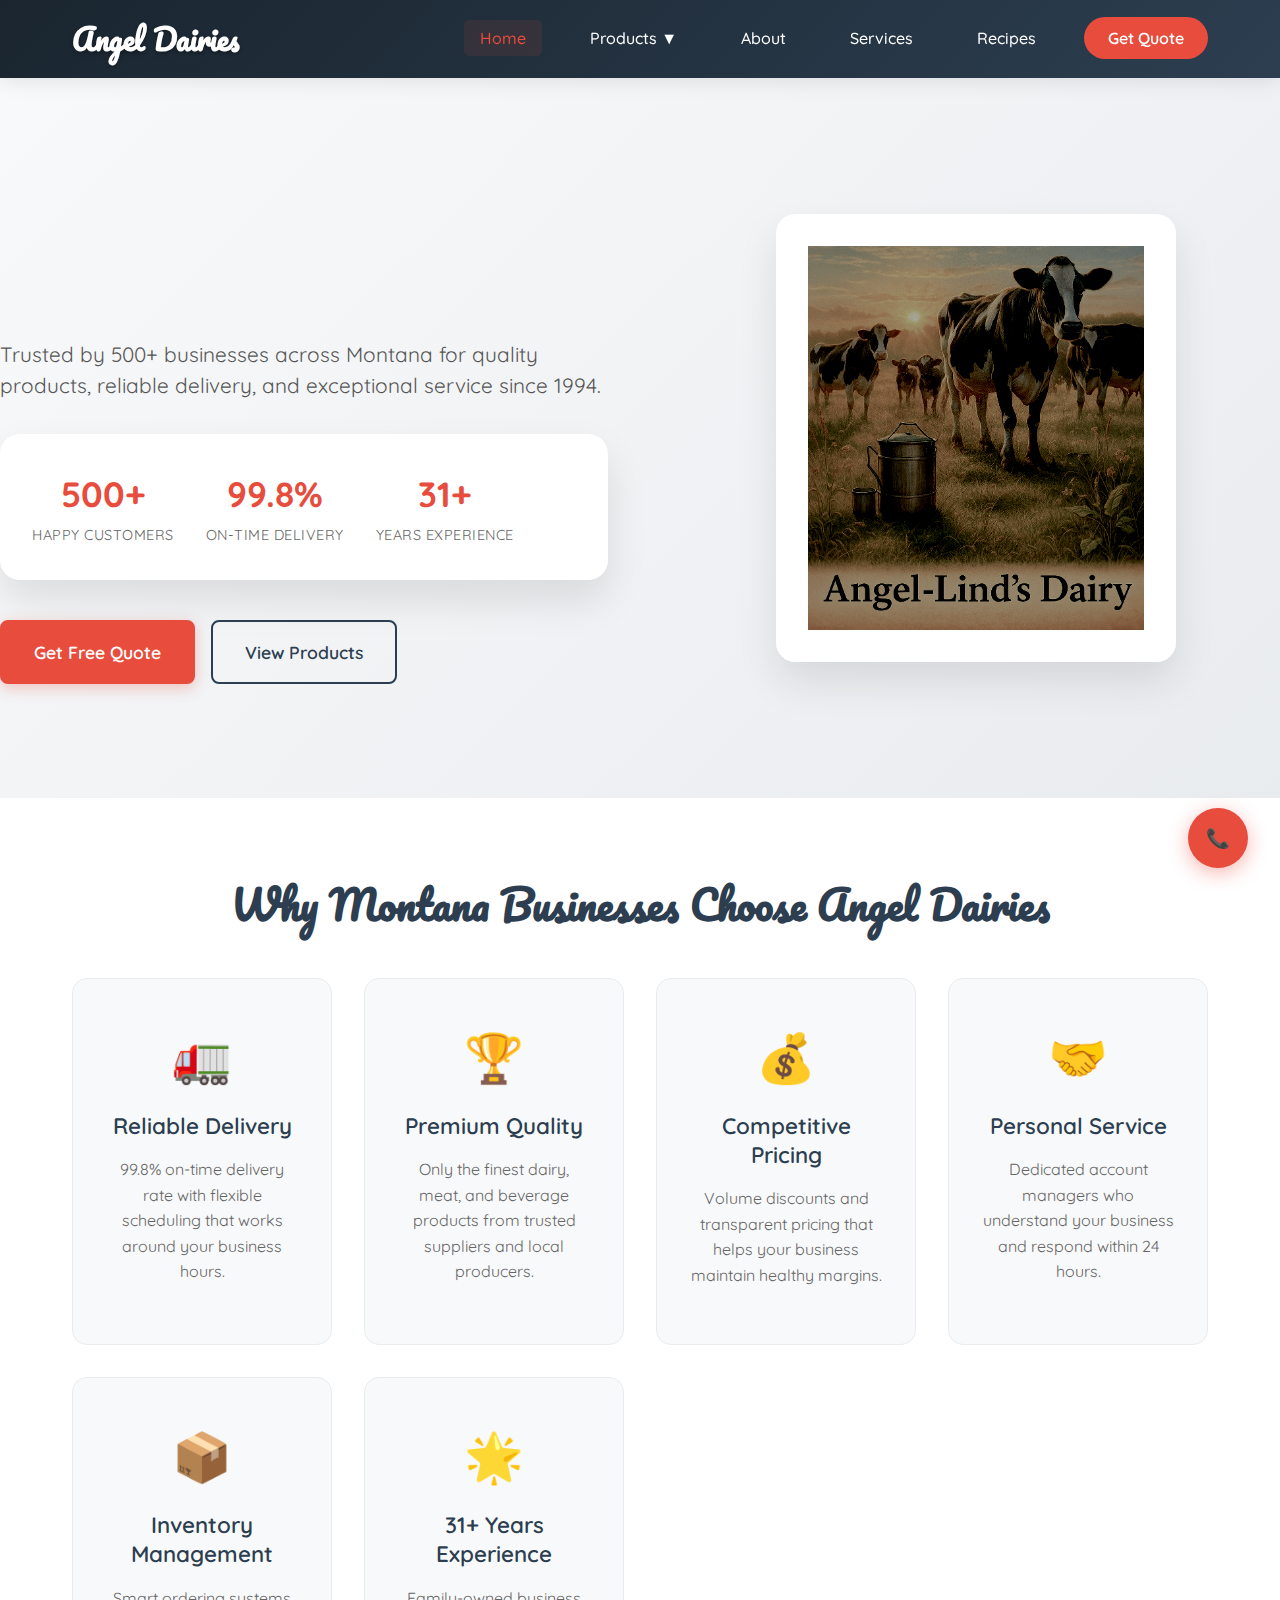
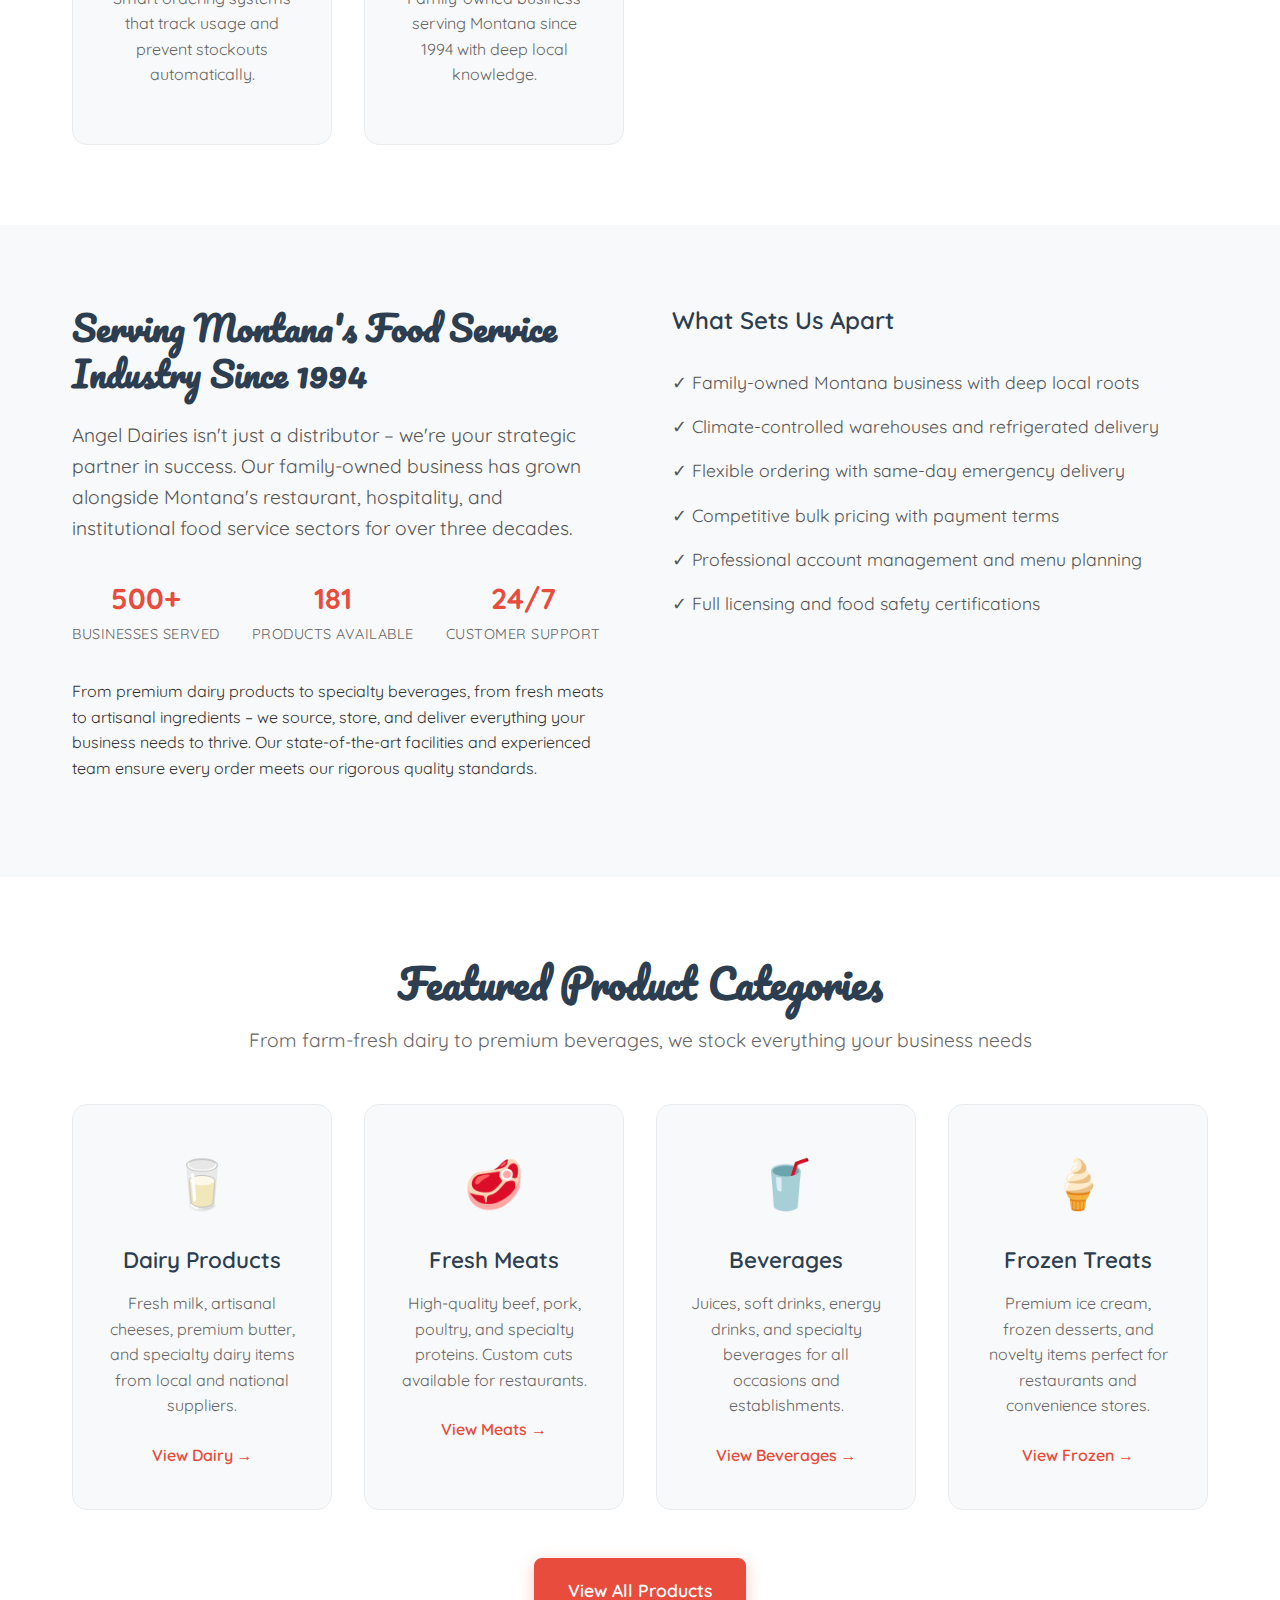
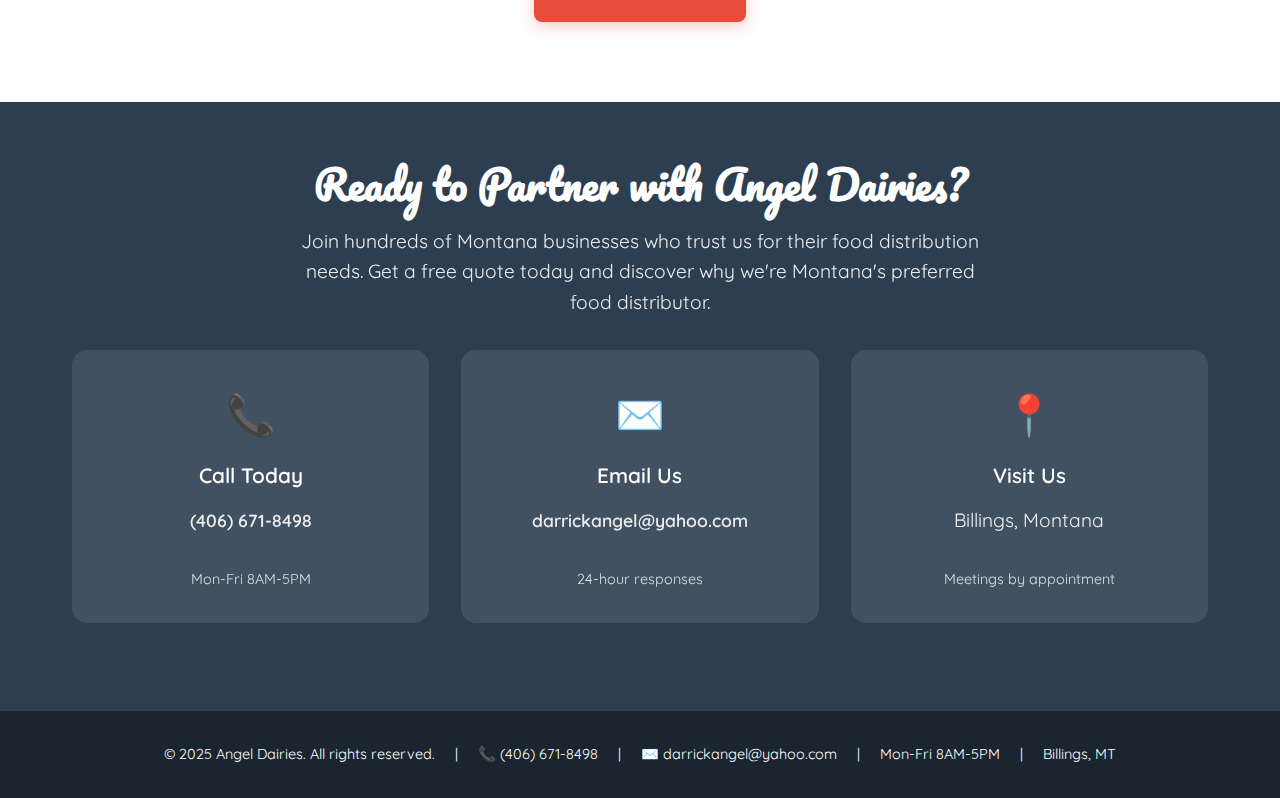
<file: index.html>
<!--
====================================================
 Angel Dairies - Home Page
====================================================
-->
<!DOCTYPE html>
<html lang="en">
<head>
    <meta charset="UTF-8">
    <meta name="viewport" content="width=device-width, initial-scale=1.0">
    <title>Angel Dairies - Home</title>
    <!-- Favicon for browser tab -->
    <link rel="icon" type="image/png" href="angel-inc-logo.png" sizes="32x32" />
    <!-- Performance: preconnect to Google Fonts -->
    <link rel="preconnect" href="https://fonts.googleapis.com">
    <link rel="preconnect" href="https://fonts.gstatic.com" crossorigin>
    <!-- Google Fonts: Quicksand for body, Pacifico for headings -->
    <link href="https://fonts.googleapis.com/css2?family=Pacifico&family=Quicksand:wght@400;600&display=swap" rel="stylesheet">
    <!-- SEO: short description -->
    <meta name="description" content="Angel Dairies (formerly Angel-Linds Dairy) - Montana's premier food distribution company. Quality dairy, meat, and beverage products with reliable delivery for restaurants, schools, and businesses.">
    <link rel="stylesheet" href="styles.css"> <!-- Main CSS -->
</head>
<body>
    <!-- =============================
         Navigation Bar
    ============================= -->
    <nav class="navbar" role="navigation" aria-label="Main navigation">
        <div class="container">
            <div class="logo">
                <span class="logo-text">Angel Dairies</span>
            </div>
            <button class="nav-toggle" id="navToggle" aria-controls="navLinks" aria-expanded="false" aria-label="Toggle navigation" onclick="toggleMenu()">☰</button>
            <ul class="nav-links" id="navLinks">
                <li><a href="index.html" class="active">Home</a></li>
                <li class="nav-dropdown">
                    <a href="products.html">Products ▼</a>
                    <ul class="dropdown-menu">
                        <li><a href="products.html#butter-title">Butter & Margarine</a></li>
                        <li><a href="products.html#cheese-title">Cheese</a></li>
                        <li><a href="products.html#meats-title">Meats</a></li>
                        <li><a href="products.html#dips-title">Dips & Spreads</a></li>
                        <li><a href="products.html#drinks-title">Drinks & Juices</a></li>
                        <li><a href="products.html#chocmilk-title">Flavored Milk</a></li>
                        <li><a href="products.html#milk-title">Milk & Dairy</a></li>
                        <li><a href="products.html#icecream-title">Ice Cream</a></li>
                        <li><a href="products.html#wilcoxons-title">Wilcoxons Products</a></li>
                        <li><a href="products.html#misc-title">Sides</a></li>
                    </ul>
                </li>
                <li><a href="team.html">About</a></li>
                <li><a href="services.html">Services</a></li>
                <li><a href="recipes.html">Recipes</a></li>
                <li><a href="#contact" class="nav-cta">Get Quote</a></li>
            </ul>
        </div>
    </nav>

    <!-- =============================
         Hero Section
         Professional hero with value proposition
    ============================= -->
    <section class="hero-professional">
        <div class="hero-content">
            <div class="hero-text">
                <h1 class="animated-title">Montana's Premier Food Distribution Partner</h1>
                <p class="hero-subtitle">Trusted by 500+ businesses across Montana for quality products, reliable delivery, and exceptional service since 1994.</p>
                <div class="hero-stats">
                    <div class="stat">
                        <span class="stat-number">500+</span>
                        <span class="stat-label">Happy Customers</span>
                    </div>
                    <div class="stat">
                        <span class="stat-number">99.8%</span>
                        <span class="stat-label">On-Time Delivery</span>
                    </div>
                    <div class="stat">
                        <span class="stat-number">31+</span>
                        <span class="stat-label">Years Experience</span>
                    </div>
                </div>
                <div class="hero-cta">
                    <a href="#contact" class="btn btn-primary">Get Free Quote</a>
                    <a href="products.html" class="btn btn-secondary">View Products</a>
                </div>
            </div>
            <div class="hero-image">
                <img src="angel-logo.png" alt="Angel Dairies Logo" class="hero-logo">
            </div>
        </div>
    </section>

    <!-- =============================
         Value Proposition Section
    ============================= -->
    <section class="value-proposition">
        <div class="container">
            <h2>Why Montana Businesses Choose Angel Dairies</h2>
            <div class="benefits-grid">
                <div class="benefit-card">
                    <div class="benefit-icon">🚛</div>
                    <h3>Reliable Delivery</h3>
                    <p>99.8% on-time delivery rate with flexible scheduling that works around your business hours.</p>
                </div>
                <div class="benefit-card">
                    <div class="benefit-icon">🏆</div>
                    <h3>Premium Quality</h3>
                    <p>Only the finest dairy, meat, and beverage products from trusted suppliers and local producers.</p>
                </div>
                <div class="benefit-card">
                    <div class="benefit-icon">💰</div>
                    <h3>Competitive Pricing</h3>
                    <p>Volume discounts and transparent pricing that helps your business maintain healthy margins.</p>
                </div>
                <div class="benefit-card">
                    <div class="benefit-icon">🤝</div>
                    <h3>Personal Service</h3>
                    <p>Dedicated account managers who understand your business and respond within 24 hours.</p>
                </div>
                <div class="benefit-card">
                    <div class="benefit-icon">📦</div>
                    <h3>Inventory Management</h3>
                    <p>Smart ordering systems that track usage and prevent stockouts automatically.</p>
                </div>
                <div class="benefit-card">
                    <div class="benefit-icon">🌟</div>
                    <h3>31+ Years Experience</h3>
                    <p>Family-owned business serving Montana since 1994 with deep local knowledge.</p>
                </div>
            </div>
        </div>
    </section>

    <!-- =============================
         About Section
    ============================= -->
    <section class="about-professional">
        <div class="container">
            <div class="about-content">
                <div class="about-text">
                    <h2>Serving Montana's Food Service Industry Since 1994</h2>
                    <p class="about-lead">Angel Dairies isn't just a distributor – we're your strategic partner in success. Our family-owned business has grown alongside Montana's restaurant, hospitality, and institutional food service sectors for over three decades.</p>
                    <div class="about-highlights">
                        <div class="highlight-item">
                            <span class="highlight-number">500+</span>
                            <span class="highlight-text">Businesses Served</span>
                        </div>
                        <div class="highlight-item">
                            <span class="highlight-number">181</span>
                            <span class="highlight-text">Products Available</span>
                        </div>
                        <div class="highlight-item">
                            <span class="highlight-number">24/7</span>
                            <span class="highlight-text">Customer Support</span>
                        </div>
                    </div>
                    <p>From premium dairy products to specialty beverages, from fresh meats to artisanal ingredients – we source, store, and deliver everything your business needs to thrive. Our state-of-the-art facilities and experienced team ensure every order meets our rigorous quality standards.</p>
                </div>
                <div class="about-features">
                    <h3>What Sets Us Apart</h3>
                    <ul class="features-list">
                        <li>✓ Family-owned Montana business with deep local roots</li>
                        <li>✓ Climate-controlled warehouses and refrigerated delivery</li>
                        <li>✓ Flexible ordering with same-day emergency delivery</li>
                        <li>✓ Competitive bulk pricing with payment terms</li>
                        <li>✓ Professional account management and menu planning</li>
                        <li>✓ Full licensing and food safety certifications</li>
                    </ul>
                </div>
            </div>
        </div>
    </section>

    <!-- =============================
         Featured Products Section
    ============================= -->
    <section class="featured-products">
        <div class="container">
            <h2>Featured Product Categories</h2>
            <p class="section-subtitle">From farm-fresh dairy to premium beverages, we stock everything your business needs</p>
            <div class="products-grid">
                <div class="product-category">
                    <div class="category-icon">🥛</div>
                    <h3>Dairy Products</h3>
                    <p>Fresh milk, artisanal cheeses, premium butter, and specialty dairy items from local and national suppliers.</p>
                    <a href="products.html#milk-title" class="category-link">View Dairy →</a>
                </div>
                <div class="product-category">
                    <div class="category-icon">🥩</div>
                    <h3>Fresh Meats</h3>
                    <p>High-quality beef, pork, poultry, and specialty proteins. Custom cuts available for restaurants.</p>
                    <a href="products.html#meats-title" class="category-link">View Meats →</a>
                </div>
                <div class="product-category">
                    <div class="category-icon">🥤</div>
                    <h3>Beverages</h3>
                    <p>Juices, soft drinks, energy drinks, and specialty beverages for all occasions and establishments.</p>
                    <a href="products.html#drinks-title" class="category-link">View Beverages →</a>
                </div>
                <div class="product-category">
                    <div class="category-icon">🍦</div>
                    <h3>Frozen Treats</h3>
                    <p>Premium ice cream, frozen desserts, and novelty items perfect for restaurants and convenience stores.</p>
                    <a href="products.html#icecream-title" class="category-link">View Frozen →</a>
                </div>
            </div>
            <div class="products-cta">
                <a href="products.html" class="btn btn-primary">View All Products</a>
            </div>
        </div>
    </section>

    <!-- =============================
         Call to Action Section
    ============================= -->
    <section class="cta-section" id="contact">
        <div class="container">
            <div class="cta-content">
                <h2>Ready to Partner with Angel Dairies?</h2>
                <p>Join hundreds of Montana businesses who trust us for their food distribution needs. Get a free quote today and discover why we're Montana's preferred food distributor.</p>
                <div class="contact-options">
                    <div class="contact-method">
                        <div class="contact-icon">📞</div>
                        <h3>Call Today</h3>
                        <p><a href="tel:+14066718498">(406) 671-8498</a></p>
                        <span>Mon-Fri 8AM-5PM</span>
                    </div>
                    <div class="contact-method">
                        <div class="contact-icon">✉️</div>
                        <h3>Email Us</h3>
                        <p><a href="mailto:darrickangel@yahoo.com">darrickangel@yahoo.com</a></p>
                        <span>24-hour responses</span>
                    </div>
                    <div class="contact-method">
                        <div class="contact-icon">📍</div>
                        <h3>Visit Us</h3>
                        <p>Billings, Montana</p>
                        <span>Meetings by appointment</span>
                    </div>
                </div>
            </div>
        </div>
    </section>

    <!-- =============================
         Footer
    ============================= -->
    <footer>
        <div class="footer-content">
            <span>© 2025 Angel Dairies. All rights reserved.</span>
            <span>|</span>
            <span>📞 <a href="tel:+14066718498">(406) 671-8498</a></span>
            <span>|</span>
            <span>✉️ darrickangel@yahoo.com</span>
            <span>|</span>
            <span>Mon-Fri 8AM-5PM</span>
            <span>|</span>
            <span>Billings, MT</span>
        </div>
    </footer>

     <!-- =============================
         Persistent Phone Button
    ============================= -->
    <!-- Phone CTA: explicit aria-label and role for screen readers -->
    <a href="tel:+14066718498" class="phone-btn" id="phoneBtn" role="button" aria-label="Call Angel Dairies at 406 671 8498">
        <span aria-hidden="true">📞</span>
        <span class="sr-only">(406) 671-8498</span>
    </a>

    <!-- =============================
         JavaScript
    ============================= -->
    <!-- Defer main JS for non-blocking load; keeps behavior same when script is at end but is explicit -->
    <script src="script.js" defer></script> <!-- Main JS -->
</body>
</html>
</file>
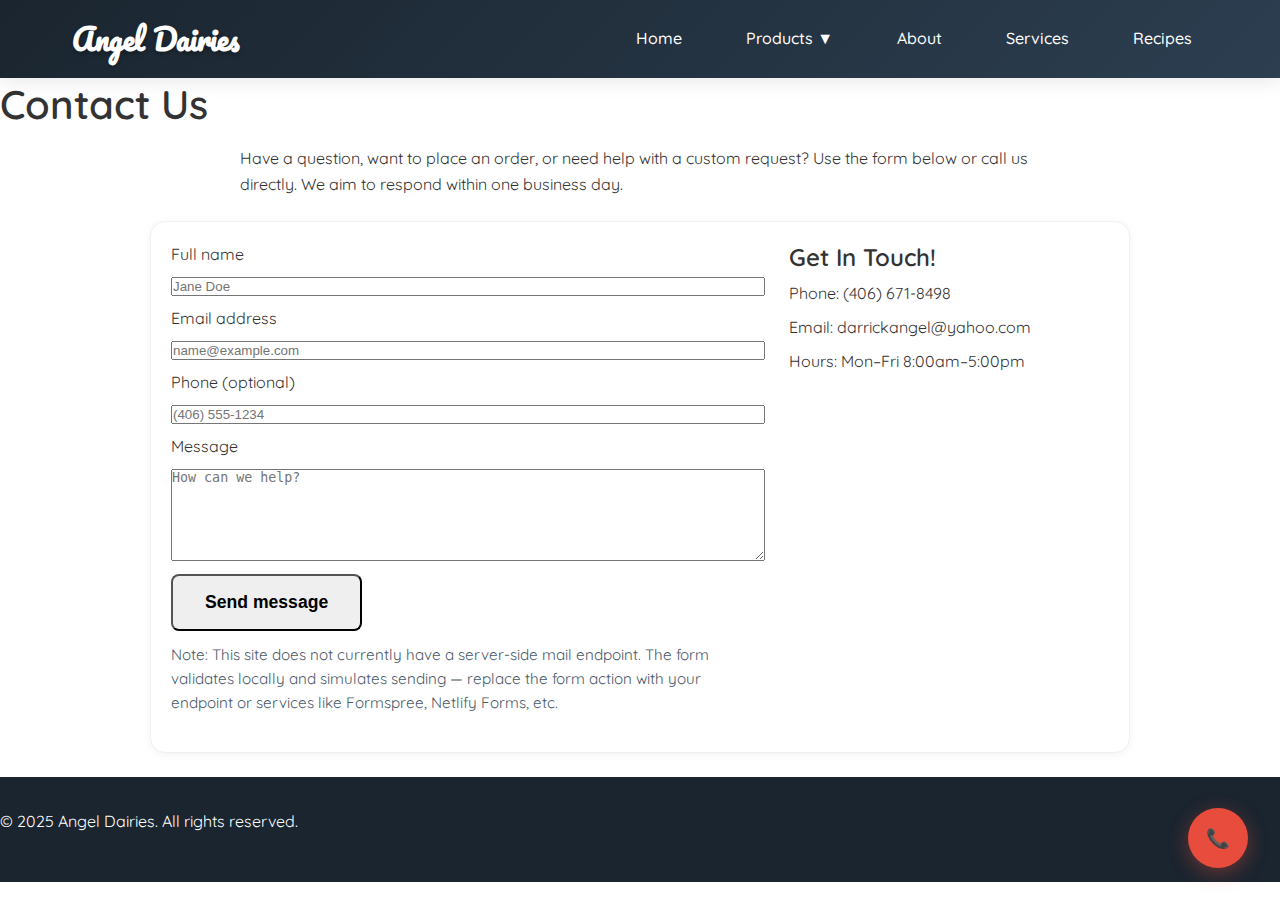
<file: _contact.html>
<!--
====================================================
 Angel Dairies - Contact Page
====================================================
-->
<!DOCTYPE html>
<html lang="en">
<head>
    <meta charset="UTF-8">
    <meta name="viewport" content="width=device-width, initial-scale=1.0">
    <title>Angel Dairies - Contact</title>
    <!-- Favicon and fonts -->
    <link rel="icon" type="image/png" href="angel-inc-logo.png" sizes="32x32" />
    <link rel="preconnect" href="https://fonts.googleapis.com">
    <link rel="preconnect" href="https://fonts.gstatic.com" crossorigin>
    <link href="https://fonts.googleapis.com/css2?family=Pacifico&family=Quicksand:wght@400;600&display=swap" rel="stylesheet">
    <meta name="description" content="Contact Angel Dairies (formerly Angel-Linds Dairy) — place an order, ask about services, or get in touch with our team.">
    <link rel="stylesheet" href="styles.css">
</head>
<body>
    <!-- Navigation (keeps structure consistent with other pages) -->
    <nav class="navbar" role="navigation" aria-label="Main navigation">
        <div class="container">
            <div class="logo">
                <span class="logo-text">Angel Dairies</span>
            </div>
            <button class="nav-toggle" id="navToggle" aria-controls="navLinks" aria-expanded="false" aria-label="Toggle navigation" onclick="toggleMenu()">☰</button>
            <ul class="nav-links" id="navLinks">
                <li><a href="index.html">Home</a></li>
                <li class="nav-dropdown">
                    <a href="products.html">Products ▼</a>
                    <ul class="dropdown-menu">
                        <li><a href="products.html#butter-title">Butter & Margarine</a></li>
                        <li><a href="products.html#cheese-title">Cheese</a></li>
                        <li><a href="products.html#meats-title">Meats</a></li>
                        <li><a href="products.html#dips-title">Dips & Spreads</a></li>
                        <li><a href="products.html#drinks-title">Drinks & Juices</a></li>
                        <li><a href="products.html#chocmilk-title">Flavored Milk</a></li>
                        <li><a href="products.html#milk-title">Milk & Dairy</a></li>
                        <li><a href="products.html#icecream-title">Ice Cream</a></li>
                        <li><a href="products.html#wilcoxons-title">Wilcoxons Products</a></li>
                        <li><a href="products.html#misc-title">Sides</a></li>
                    </ul>
                </li>
                <li><a href="team.html">About</a></li>
                <li><a href="services.html">Services</a></li>
                <li><a href="recipes.html">Recipes</a></li>
            </ul>
        </div>
    </nav>

    <!-- Page content -->
    <main class="content" role="main">
        <h1>Contact Us</h1>
        <p style="max-width:800px;margin:0 auto 1rem;">Have a question, want to place an order, or need help with a custom request? Use the form below or call us directly. We aim to respond within one business day.</p>

        <div class="product-group" style="max-width:980px;margin:1.5rem auto;padding:1.25rem;">
            <div style="display:flex;gap:1.5rem;flex-wrap:wrap;">
                <!-- Contact form -->
                <form id="contactForm" style="flex:1 1 420px;min-width:280px;" action="#" method="post" aria-label="Contact form">
                    <div style="display:flex;flex-direction:column;gap:0.6rem;margin-bottom:0.6rem;">
                        <label for="name">Full name</label>
                        <input id="name" name="name" type="text" required placeholder="Jane Doe" />
                    </div>

                    <div style="display:flex;flex-direction:column;gap:0.6rem;margin-bottom:0.6rem;">
                        <label for="email">Email address</label>
                        <input id="email" name="email" type="email" required placeholder="name@example.com" />
                    </div>

                    <div style="display:flex;flex-direction:column;gap:0.6rem;margin-bottom:0.6rem;">
                        <label for="phone">Phone (optional)</label>
                        <input id="phone" name="phone" type="tel" placeholder="(406) 555-1234" pattern="[0-9 ()+-]{7,20}" />
                    </div>

                    <!-- simple honeypot to reduce spam -->
                    <div style="position:absolute;left:-9999px;overflow:hidden;" aria-hidden="true">
                        <label>Leave this field blank</label>
                        <input name="address" tabindex="-1" autocomplete="off">
                    </div>

                    <div style="display:flex;flex-direction:column;gap:0.6rem;margin-bottom:0.8rem;">
                        <label for="message">Message</label>
                        <textarea id="message" name="message" rows="6" required placeholder="How can we help?"></textarea>
                    </div>

                    <div style="display:flex;gap:0.6rem;align-items:center;">
                        <button type="submit" class="btn">Send message</button>
                        <div id="formStatus" aria-live="polite" style="color:#2d3a4a;font-size:0.95rem;"></div>
                    </div>

                    <p style="margin-top:0.75rem;font-size:0.95rem;color:#4a5a6a;">Note: This site does not currently have a server-side mail endpoint. The form validates locally and simulates sending — replace the form action with your endpoint or services like Formspree, Netlify Forms, etc.</p>
                </form>

                <!-- Contact details / quick actions -->
                <aside style="flex:0 1 320px;min-width:260px;">
                    <div style="margin-bottom:1rem;">
                        <h3 style="margin:0 0 0.5rem 0;">Get In Touch!</h3>
                        <p style="margin:0 0 0.5rem 0;">Phone: <a href="tel:+14066718498">(406) 671-8498</a></p>
                        <p style="margin:0 0 0.5rem 0;">Email: darrickangel@yahoo.com</p>
                        <p style="margin:0 0 0.5rem 0;">Hours: Mon–Fri 8:00am–5:00pm</p>
                    </div>
                </aside>
            </div>
        </div>
    </main>

    <footer>
        <p>© 2025 Angel Dairies. All rights reserved.</p>
    </footer>

    <!-- Persistent Phone Button -->
    <a href="tel:+14066718498" class="phone-btn" id="phoneBtn" role="button" aria-label="Call Angel Dairies at 406 671 8498">
        <span aria-hidden="true">📞</span>
        <span class="sr-only">(406) 671-8498</span>
    </a>

    <script>
    // small client-side validation + simulation of send
    document.getElementById('contactForm').addEventListener('submit', function(e) {
        e.preventDefault();
        var form = e.target;
        var status = document.getElementById('formStatus');
        // simple honeypot check
        if(form.address && form.address.value) {
            status.textContent = 'Spam detected.';
            return;
        }
        // basic validation
        if(!form.name.value.trim() || !form.email.value.trim() || !form.message.value.trim()) {
            status.textContent = 'Please complete required fields.';
            return;
        }
        // simulate send
        status.textContent = 'Sending...';
        setTimeout(function(){
            status.textContent = 'Thanks — we received your message. We will be in touch soon.';
            form.reset();
        }, 900);
    });

    // keep nav toggle aria in sync (fallback if toggleMenu not defined elsewhere)
    var navToggle = document.getElementById('navToggle');
    var navLinks = document.getElementById('navLinks');
    if(navToggle && navLinks) {
        navToggle.addEventListener('click', function(){
            var isExpanded = navToggle.getAttribute('aria-expanded') === 'true';
            navToggle.setAttribute('aria-expanded', String(!isExpanded));
            navLinks.classList.toggle('active');
        });
    }
    </script>
</body>
</html>
</file>
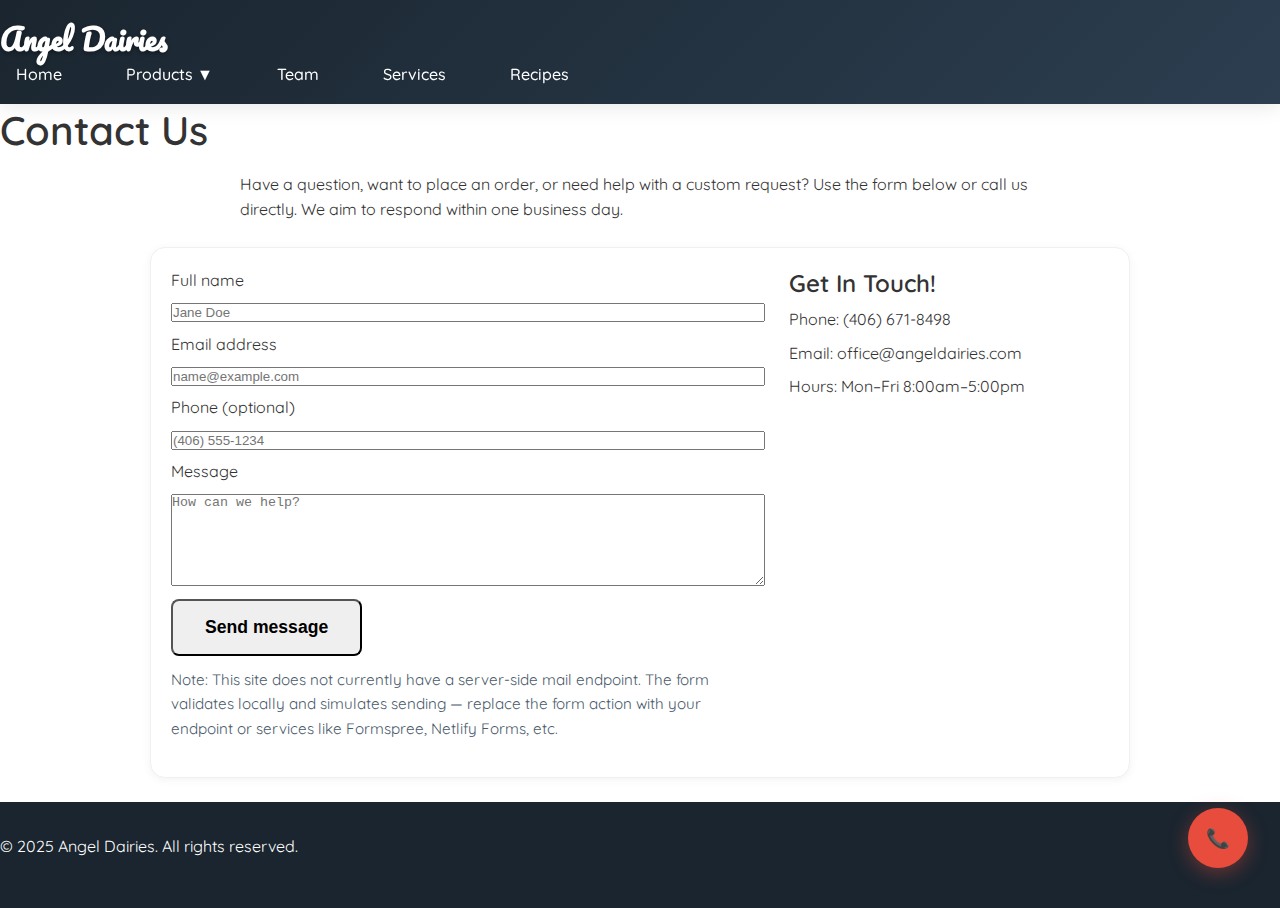
<file: contact.html>
<!--
====================================================
 Angel Dairies - Contact Page
====================================================
-->
<!DOCTYPE html>
<html lang="en">
<head>
    <meta charset="UTF-8">
    <meta name="viewport" content="width=device-width, initial-scale=1.0">
    <title>Angel Dairies - Contact</title>
    <!-- Favicon and fonts -->
    <link rel="icon" type="image/png" href="angel-inc-logo.png" sizes="32x32" />
    <link rel="preconnect" href="https://fonts.googleapis.com">
    <link rel="preconnect" href="https://fonts.gstatic.com" crossorigin>
    <link href="https://fonts.googleapis.com/css2?family=Pacifico&family=Quicksand:wght@400;600&display=swap" rel="stylesheet">
    <meta name="description" content="Contact Angel Dairies — place an order, ask about services, or get in touch with our team.">
    <link rel="stylesheet" href="styles.css">
</head>
<body>
    <!-- Navigation (keeps structure consistent with other pages) -->
    <nav class="navbar" role="navigation" aria-label="Main navigation">
        <div class="logo">
            <span class="logo-text">Angel Dairies</span>
        </div>
        <button class="nav-toggle" id="navToggle" aria-controls="navLinks" aria-expanded="false" aria-label="Toggle navigation" onclick="toggleMenu()">☰</button>
        <ul class="nav-links" id="navLinks">
            <li><a href="index.html">Home</a></li>
            <li class="nav-dropdown">
                <a href="products.html" aria-haspopup="true" aria-expanded="false">Products ▼</a>
                <ul class="dropdown-menu">
                    <li><a href="products.html#butter-title">Butter & Margarine</a></li>
                    <li><a href="products.html#cheese-title">Cheese</a></li>
                    <li><a href="products.html#meats-title">Meats</a></li>
                    <li><a href="products.html#dips-title">Dips & Spreads</a></li>
                    <li><a href="products.html#drinks-title">Drinks & Juices</a></li>
                    <li><a href="products.html#chocmilk-title">Flavored Milk</a></li>
                    <li><a href="products.html#milk-title">Milk & Dairy</a></li>
                    <li><a href="products.html#icecream-title">Ice Cream</a></li>
                    <li><a href="products.html#wilcoxons-title">Wilcoxons Products</a></li>
                    <li><a href="products.html#misc-title">Sides</a></li>
                </ul>
            </li>
            <li><a href="team.html">Team</a></li>
            <li><a href="services.html">Services</a></li>
            <li><a href="recipes.html">Recipes</a></li>
        </ul>
    </nav>

    <!-- Page content -->
    <main class="content" role="main">
        <h1>Contact Us</h1>
        <p style="max-width:800px;margin:0 auto 1rem;">Have a question, want to place an order, or need help with a custom request? Use the form below or call us directly. We aim to respond within one business day.</p>

        <div class="product-group" style="max-width:980px;margin:1.5rem auto;padding:1.25rem;">
            <div style="display:flex;gap:1.5rem;flex-wrap:wrap;">
                <!-- Contact form -->
                <form id="contactForm" style="flex:1 1 420px;min-width:280px;" action="#" method="post" aria-label="Contact form">
                    <div style="display:flex;flex-direction:column;gap:0.6rem;margin-bottom:0.6rem;">
                        <label for="name">Full name</label>
                        <input id="name" name="name" type="text" required placeholder="Jane Doe" />
                    </div>

                    <div style="display:flex;flex-direction:column;gap:0.6rem;margin-bottom:0.6rem;">
                        <label for="email">Email address</label>
                        <input id="email" name="email" type="email" required placeholder="name@example.com" />
                    </div>

                    <div style="display:flex;flex-direction:column;gap:0.6rem;margin-bottom:0.6rem;">
                        <label for="phone">Phone (optional)</label>
                        <input id="phone" name="phone" type="tel" placeholder="(406) 555-1234" pattern="[0-9 ()+-]{7,20}" />
                    </div>

                    <!-- simple honeypot to reduce spam -->
                    <div style="position:absolute;left:-9999px;overflow:hidden;" aria-hidden="true">
                        <label>Leave this field blank</label>
                        <input name="address" tabindex="-1" autocomplete="off">
                    </div>

                    <div style="display:flex;flex-direction:column;gap:0.6rem;margin-bottom:0.8rem;">
                        <label for="message">Message</label>
                        <textarea id="message" name="message" rows="6" required placeholder="How can we help?"></textarea>
                    </div>

                    <div style="display:flex;gap:0.6rem;align-items:center;">
                        <button type="submit" class="btn">Send message</button>
                        <div id="formStatus" aria-live="polite" style="color:#2d3a4a;font-size:0.95rem;"></div>
                    </div>

                    <p style="margin-top:0.75rem;font-size:0.95rem;color:#4a5a6a;">Note: This site does not currently have a server-side mail endpoint. The form validates locally and simulates sending — replace the form action with your endpoint or services like Formspree, Netlify Forms, etc.</p>
                </form>

                <!-- Contact details / quick actions -->
                <aside style="flex:0 1 320px;min-width:260px;">
                    <div style="margin-bottom:1rem;">
                        <h3 style="margin:0 0 0.5rem 0;">Get In Touch!</h3>
                        <p style="margin:0 0 0.5rem 0;">Phone: <a href="tel:+14066718498">(406) 671-8498</a></p>
                        <p style="margin:0 0 0.5rem 0;">Email: office@angeldairies.com</p>
                        <p style="margin:0 0 0.5rem 0;">Hours: Mon–Fri 8:00am–5:00pm</p>
                    </div>
                </aside>
            </div>
        </div>
    </main>

    <footer>
        <p>© 2025 Angel Dairies. All rights reserved.</p>
    </footer>

    <!-- Persistent Phone Button -->
    <a href="tel:+14066718498" class="phone-btn" id="phoneBtn" role="button" aria-label="Call Angel Dairies at 406 671 8498">
        <span aria-hidden="true">📞</span>
        <span class="sr-only">(406) 671-8498</span>
    </a>

    <script>
    // small client-side validation + simulation of send
    document.getElementById('contactForm').addEventListener('submit', function(e) {
        e.preventDefault();
        var form = e.target;
        var status = document.getElementById('formStatus');
        // simple honeypot check
        if(form.address && form.address.value) {
            status.textContent = 'Spam detected.';
            return;
        }
        // basic validation
        if(!form.name.value.trim() || !form.email.value.trim() || !form.message.value.trim()) {
            status.textContent = 'Please complete required fields.';
            return;
        }
        // simulate send
        status.textContent = 'Sending...';
        setTimeout(function(){
            status.textContent = 'Thanks — we received your message. We will be in touch soon.';
            form.reset();
        }, 900);
    });

    // keep nav toggle aria in sync (fallback if toggleMenu not defined elsewhere)
    var navToggle = document.getElementById('navToggle');
    var navLinks = document.getElementById('navLinks');
    if(navToggle && navLinks) {
        navToggle.addEventListener('click', function(){
            var isExpanded = navToggle.getAttribute('aria-expanded') === 'true';
            navToggle.setAttribute('aria-expanded', String(!isExpanded));
            navLinks.classList.toggle('active');
        });
    }
    </script>
</body>
</html>
</file>
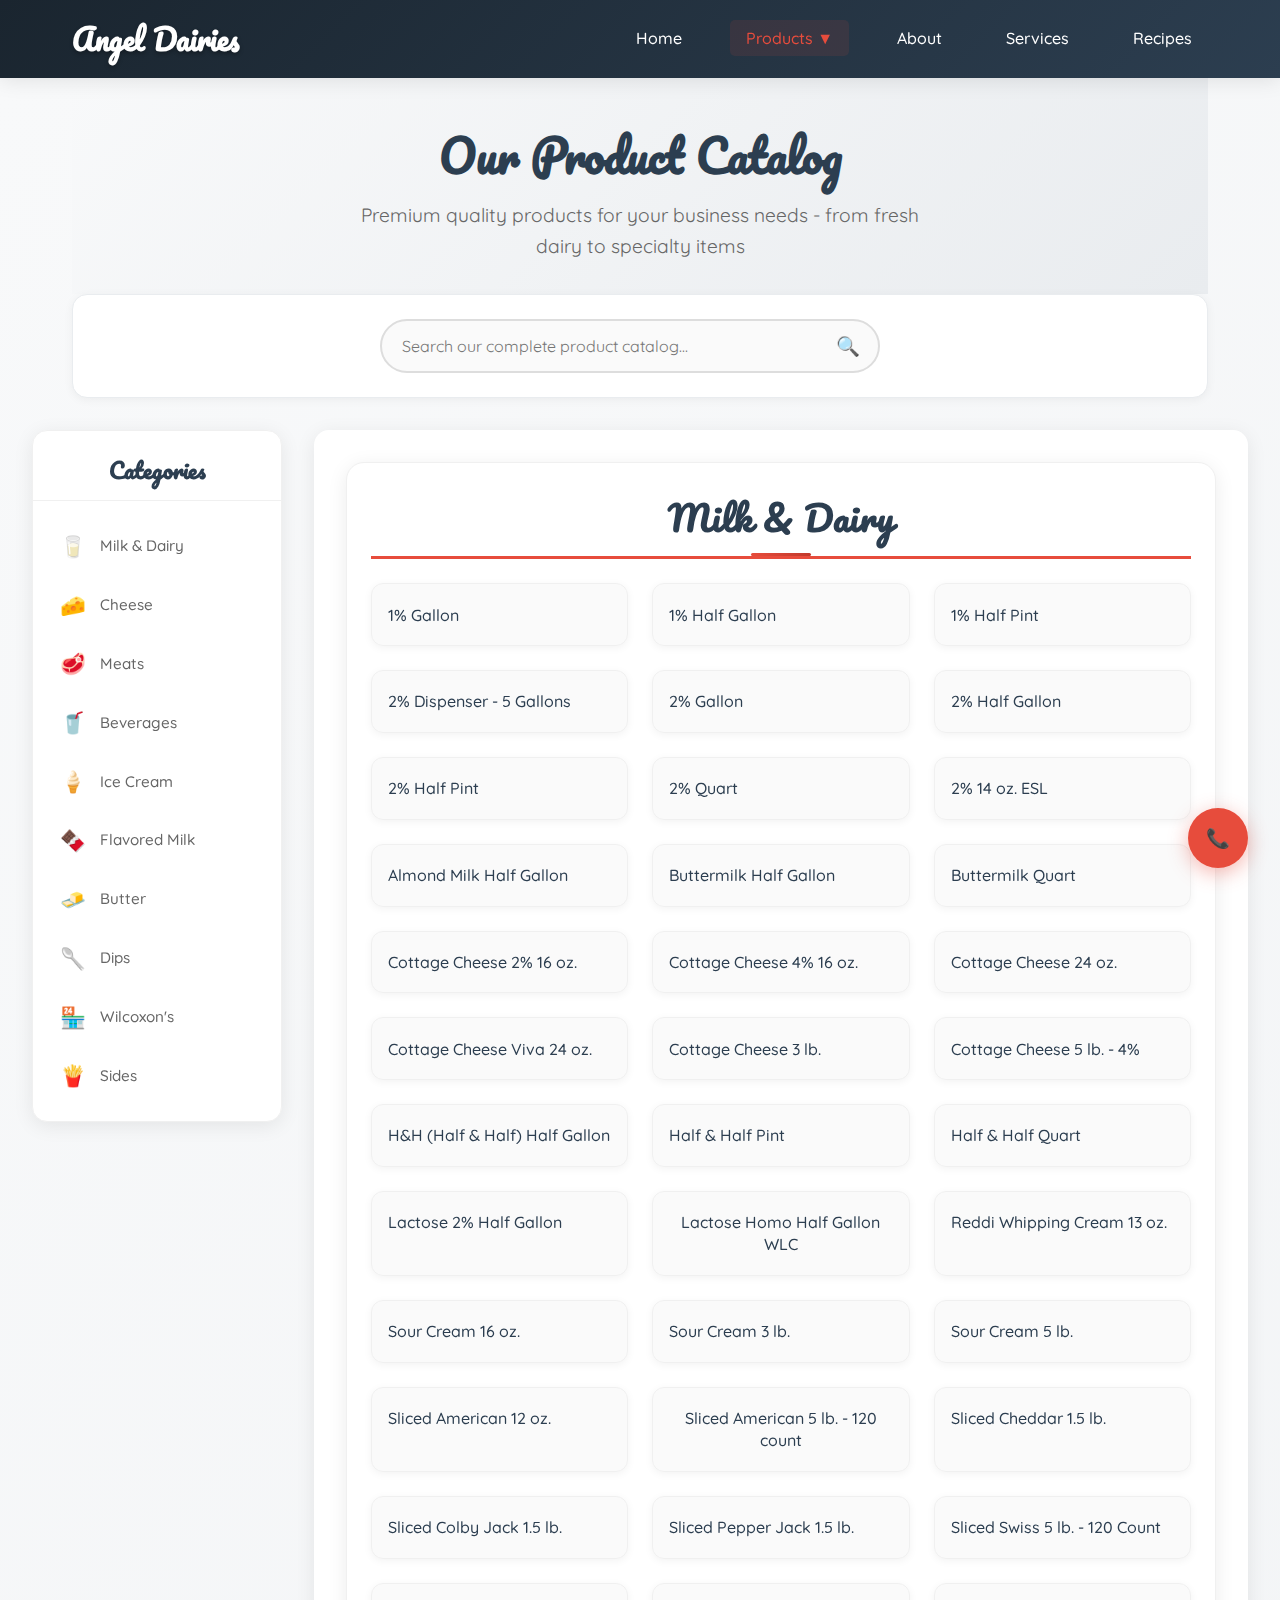
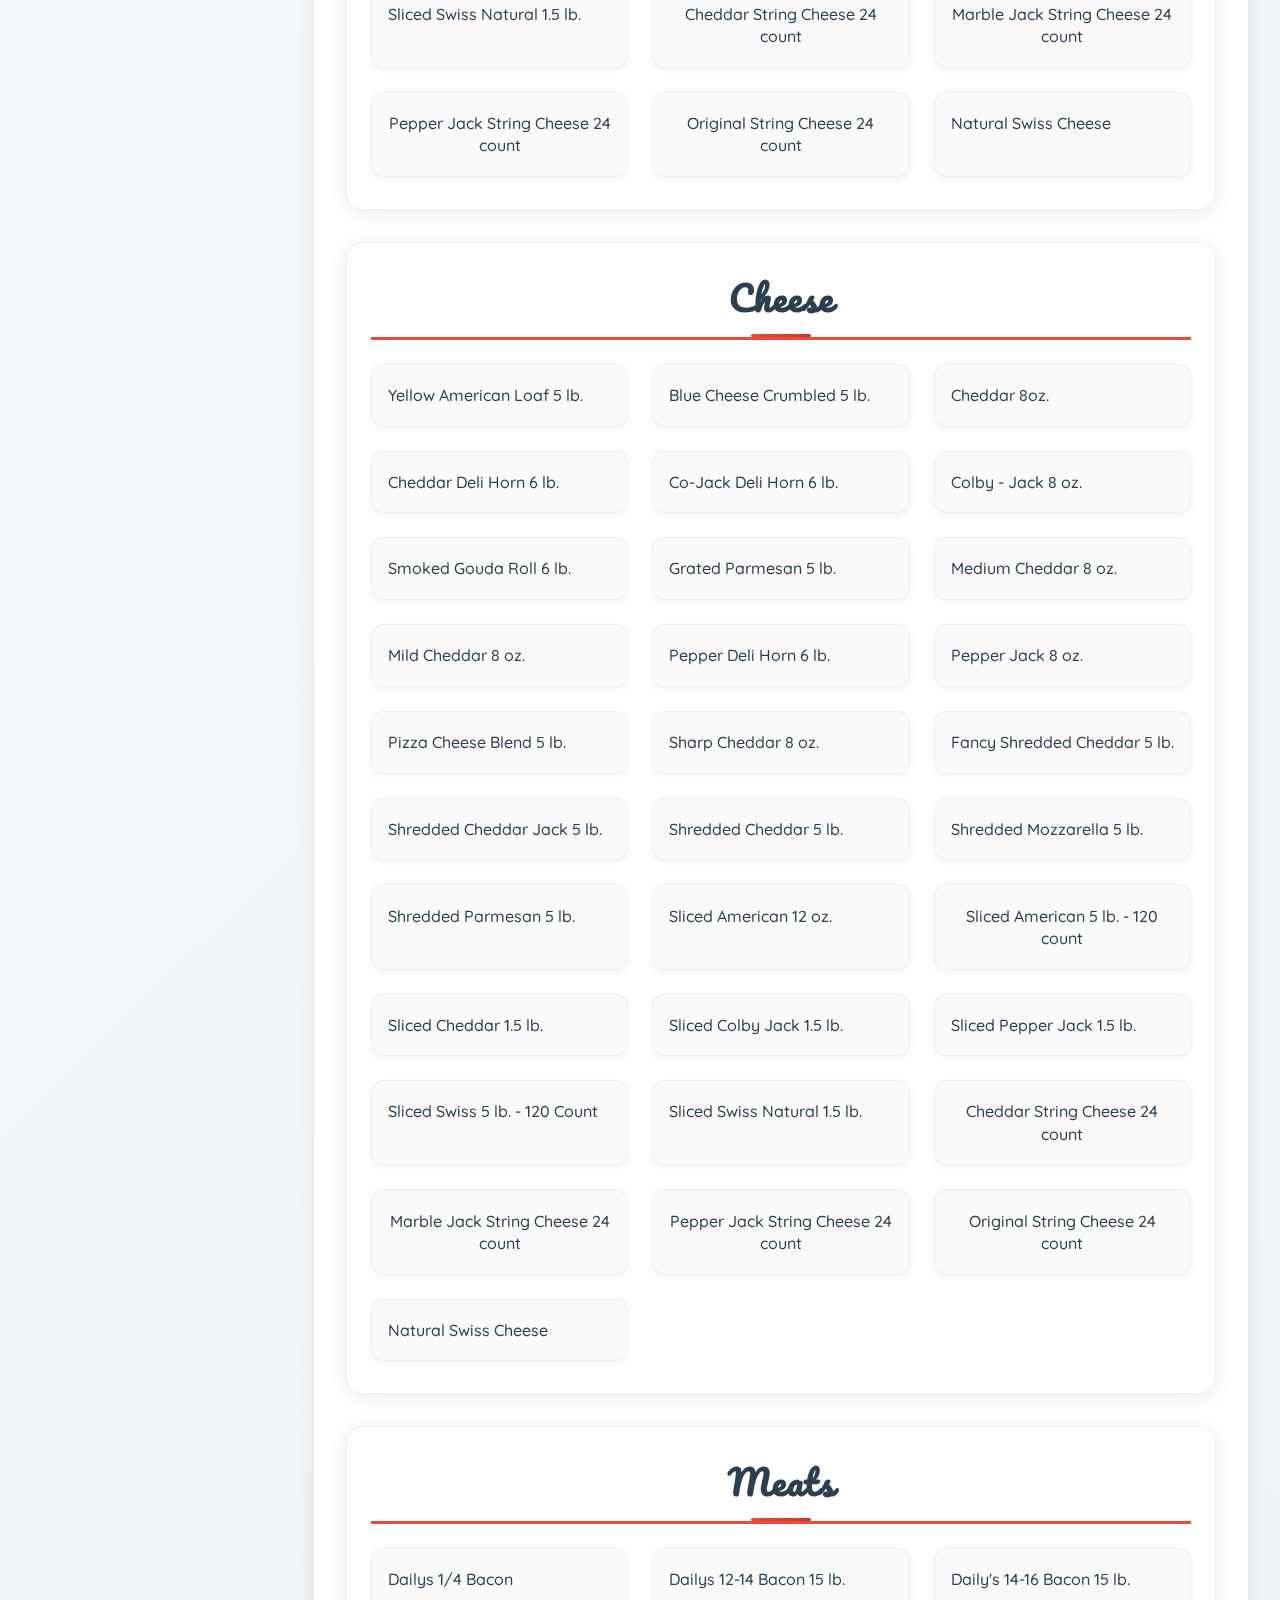
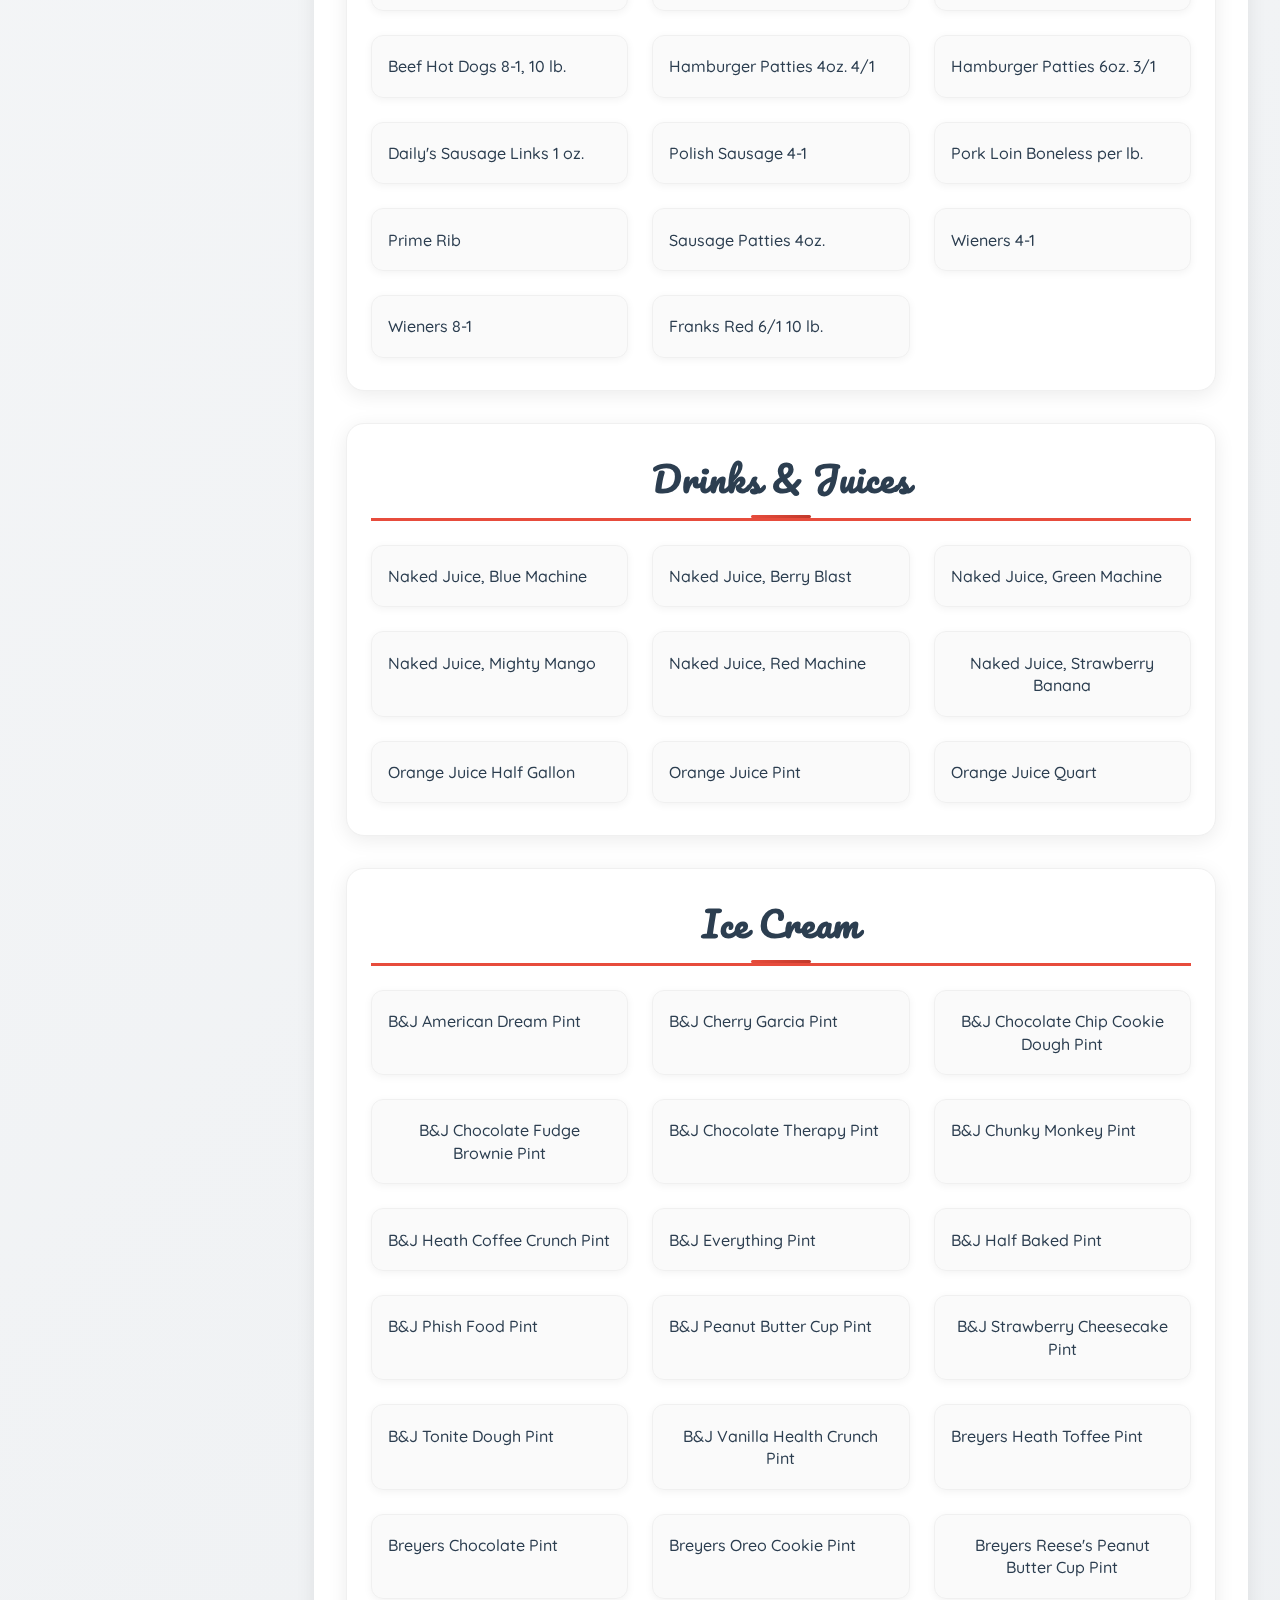
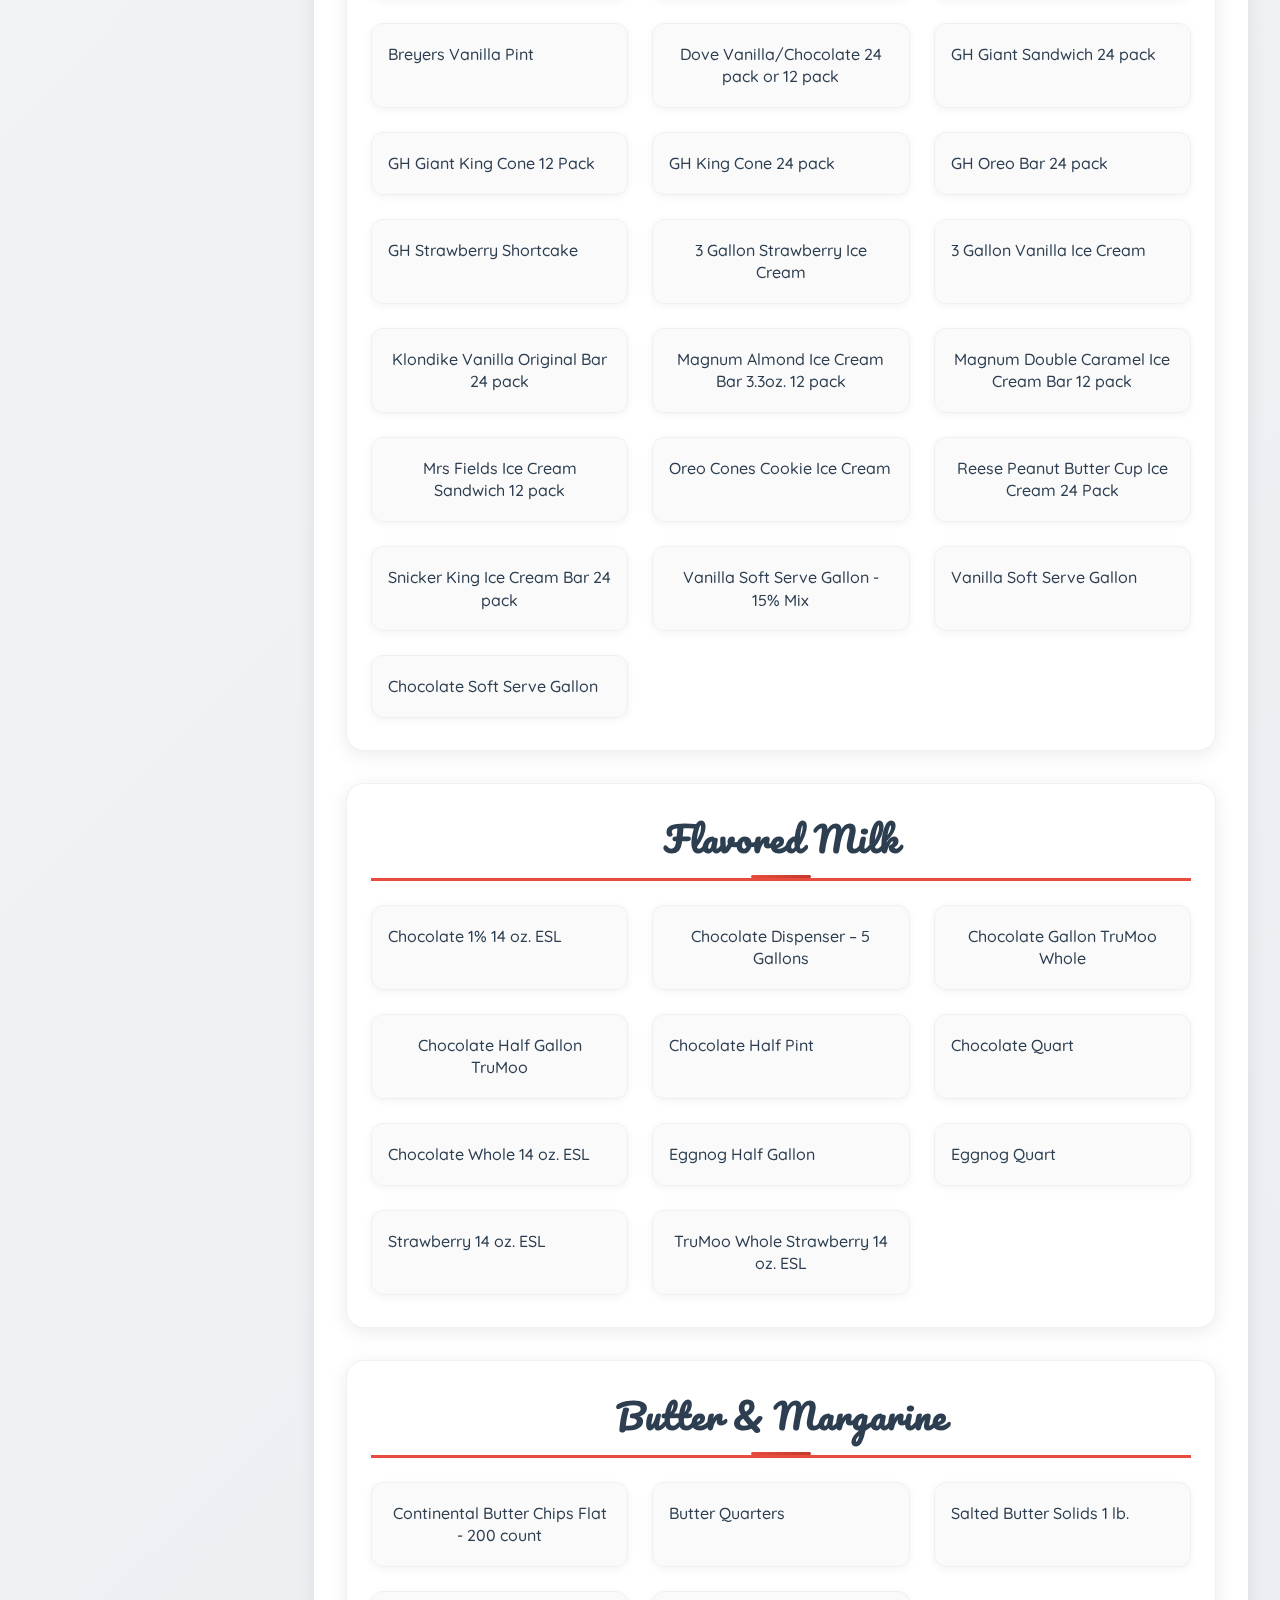
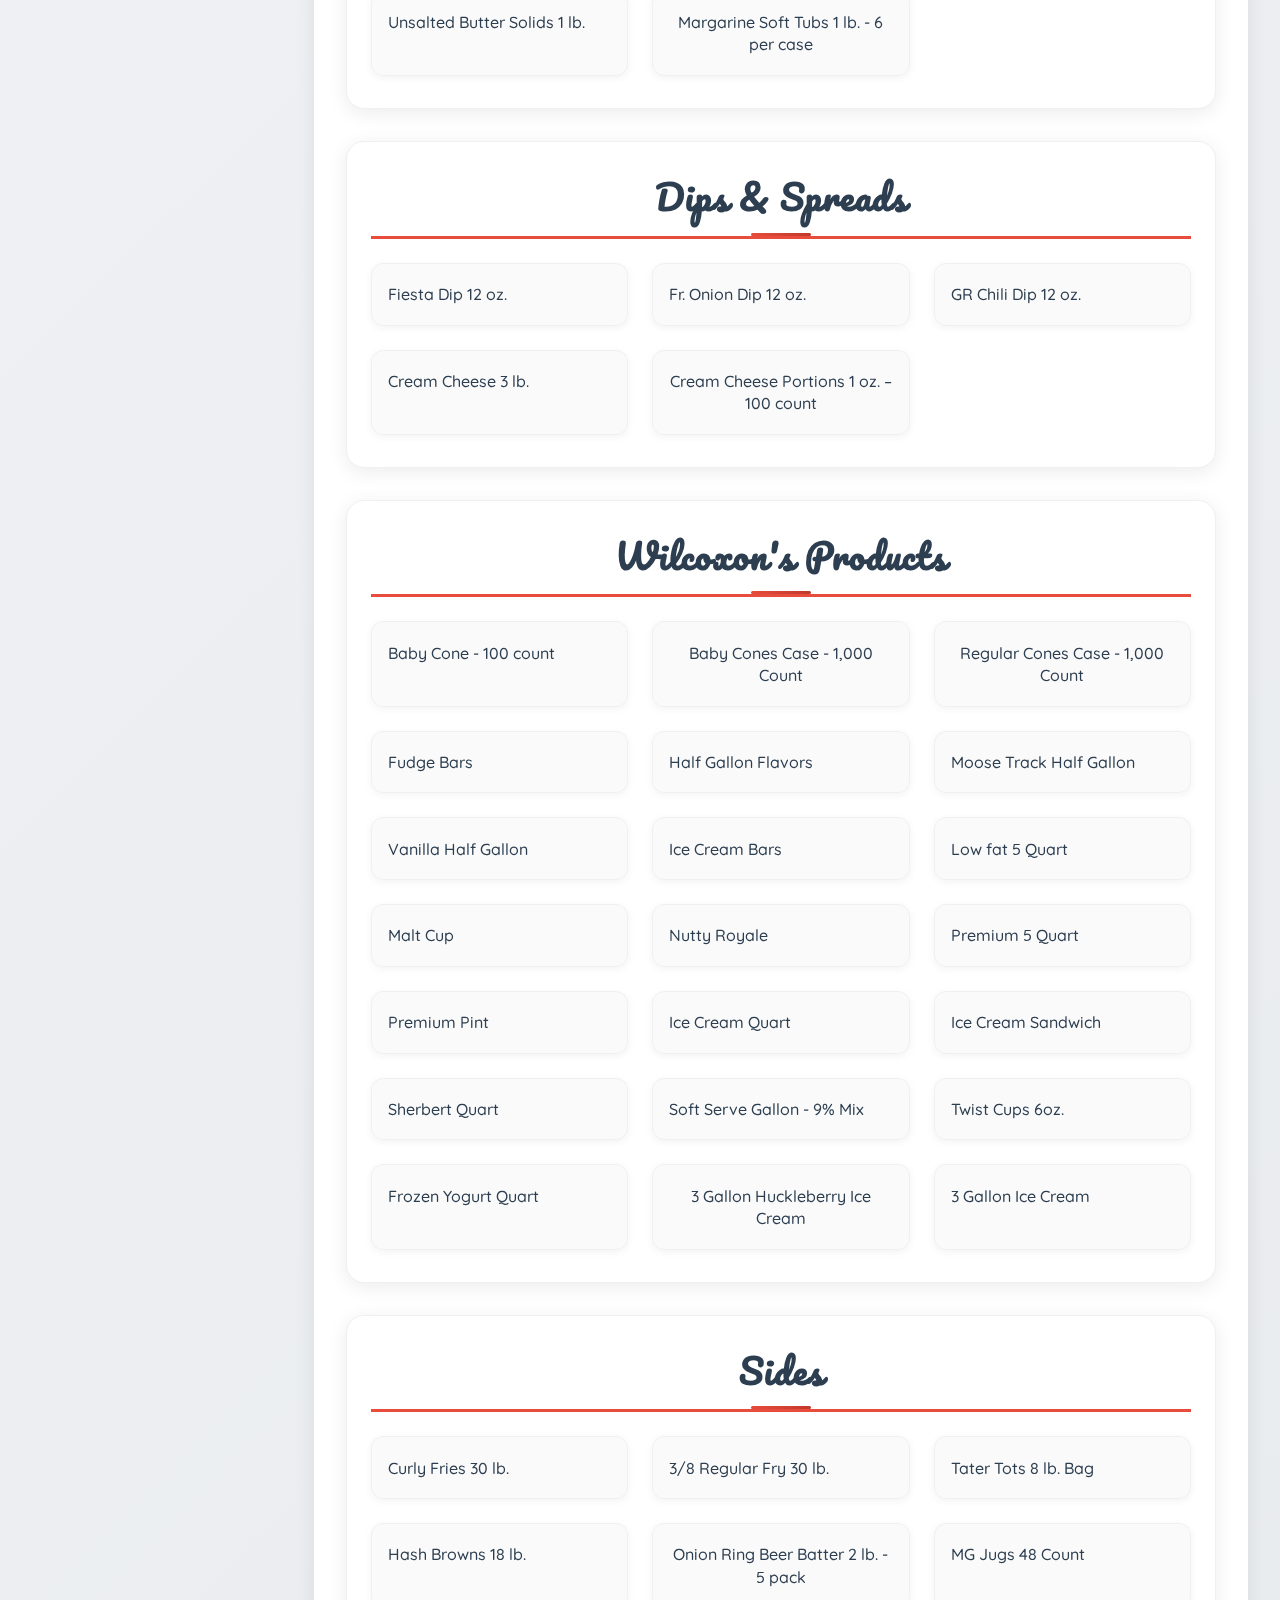
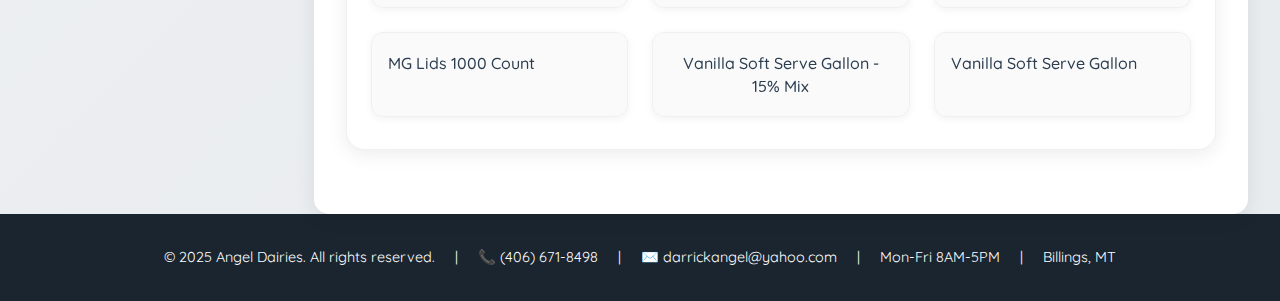
<file: products.html>
<!--
====================================================
 Angel Dairies - Products Page
====================================================
-->
<!DOCTYPE html>
<html lang="en">
<head>
    <meta charset="UTF-8">
    <meta name="viewport" content="width=device-width, initial-scale=1.0">
    <title>Angel Dairies - Products</title>
    <!-- Favicon for browser tab -->
    <link rel="icon" type="image/png" href="angel-inc-logo.png" sizes="32x32" />
    <!-- Performance: preconnect to Google Fonts -->
    <link rel="preconnect" href="https://fonts.googleapis.com">
    <link rel="preconnect" href="https://fonts.gstatic.com" crossorigin>
    <!-- Google Fonts: Quicksand for body, Pacifico for headings -->
    <link href="https://fonts.googleapis.com/css2?family=Pacifico&family=Quicksand:wght@400;600&display=swap" rel="stylesheet">
    <!-- SEO: short description -->
    <meta name="description" content="Angel Dairies (formerly Angel-Linds Dairy) complete product catalog - Premium dairy, fresh meats, beverages, ice cream and more. Browse by category with instant search.">
    <link rel="stylesheet" href="styles.css"> <!-- Main CSS -->
</head>
<body>
    <!-- =============================
         Navigation Bar
    ============================= -->
    <nav class="navbar" role="navigation" aria-label="Main navigation">
        <div class="container">
            <div class="logo">
                <span class="logo-text">Angel Dairies</span>
            </div>
            <button class="nav-toggle" id="navToggle" aria-controls="navLinks" aria-expanded="false" aria-label="Toggle navigation" onclick="toggleMenu()">☰</button>
            <ul class="nav-links" id="navLinks">
                <li><a href="index.html">Home</a></li>
                <li class="nav-dropdown">
                    <a href="products.html" class="active">Products ▼</a>
                    <ul class="dropdown-menu">
                        <li><a href="products.html#butter-title">Butter & Margarine</a></li>
                        <li><a href="products.html#cheese-title">Cheese</a></li>
                        <li><a href="products.html#meats-title">Meats</a></li>
                        <li><a href="products.html#dips-title">Dips & Spreads</a></li>
                        <li><a href="products.html#drinks-title">Drinks & Juices</a></li>
                        <li><a href="products.html#chocmilk-title">Flavored Milk</a></li>
                        <li><a href="products.html#milk-title">Milk & Dairy</a></li>
                        <li><a href="products.html#icecream-title">Ice Cream</a></li>
                        <li><a href="products.html#wilcoxons-title">Wilcoxons Products</a></li>
                        <li><a href="products.html#misc-title">Sides</a></li>
                    </ul>
                </li>
                <li><a href="team.html">About</a></li>
                <li><a href="services.html">Services</a></li>
                <li><a href="recipes.html">Recipes</a></li>
            </ul>
        </div>
    </nav>

    <!-- =============================
         Products Section
    ============================= -->
    <section class="products-page">
        <div class="container">
            <!-- Page Header -->
            <div class="products-header">
                <h1>Our Product Catalog</h1>
                <p class="products-subtitle">Premium quality products for your business needs - from fresh dairy to specialty items</p>
            </div>

            <!-- Search and Filter Controls -->
            <div class="product-controls">
                <div class="search-container">
                    <input type="text" id="productSearch" placeholder="Search our complete product catalog..." aria-label="Search products">
                    <span class="search-icon">🔍</span>
                </div>
                
                <div class="results-info">
                    <button id="clearFilters" class="clear-btn" style="display: none;">Clear Search</button>
                </div>
            </div>
        </div>

        <!-- Products Layout with Sidebar -->
        <div class="products-layout">
            <!-- Persistent Sidebar Navigation -->
            <aside class="product-sidebar" id="productSidebar" role="navigation" aria-label="Product categories">
                <div class="sidebar-header">
                    <h3>Categories</h3>
                </div>
                <nav class="sidebar-nav">
                    <a href="#milk-title" class="sidebar-link" data-category="milk">
                        <span class="sidebar-icon">🥛</span>
                        <span class="sidebar-text">Milk & Dairy</span>
                    </a>
                    <a href="#cheese-title" class="sidebar-link" data-category="cheese">
                        <span class="sidebar-icon">🧀</span>
                        <span class="sidebar-text">Cheese</span>
                    </a>
                    <a href="#meats-title" class="sidebar-link" data-category="meats">
                        <span class="sidebar-icon">🥩</span>
                        <span class="sidebar-text">Meats</span>
                    </a>
                    <a href="#drinks-title" class="sidebar-link" data-category="drinks">
                        <span class="sidebar-icon">🥤</span>
                        <span class="sidebar-text">Beverages</span>
                    </a>
                    <a href="#icecream-title" class="sidebar-link" data-category="icecream">
                        <span class="sidebar-icon">🍦</span>
                        <span class="sidebar-text">Ice Cream</span>
                    </a>
                    <a href="#chocmilk-title" class="sidebar-link" data-category="chocmilk">
                        <span class="sidebar-icon">🍫</span>
                        <span class="sidebar-text">Flavored Milk</span>
                    </a>
                    <a href="#butter-title" class="sidebar-link" data-category="butter">
                        <span class="sidebar-icon">🧈</span>
                        <span class="sidebar-text">Butter</span>
                    </a>
                    <a href="#dips-title" class="sidebar-link" data-category="dips">
                        <span class="sidebar-icon">🥄</span>
                        <span class="sidebar-text">Dips</span>
                    </a>
                    <a href="#wilcoxons-title" class="sidebar-link" data-category="wilcoxons">
                        <span class="sidebar-icon">🏪</span>
                        <span class="sidebar-text">Wilcoxon's</span>
                    </a>
                    <a href="#misc-title" class="sidebar-link" data-category="misc">
                        <span class="sidebar-icon">🍟</span>
                        <span class="sidebar-text">Sides</span>
                    </a>
                </nav>
            </aside>

            <!-- Main Products Content -->
            <main class="products-content">
                <div class="container">
            <div class="product-list redesigned-product-list">
            <!-- Milk & Dairy -->
            <section class="product-group" aria-labelledby="milk-title" data-category="milk">
                <h2 class="product-group-title" id="milk-title">Milk & Dairy</h2>
                <div class="product-group-row">
                    <article class="product-card"><span>1% Gallon</span></article>
                    <article class="product-card"><span>1% Half Gallon</span></article>
                    <article class="product-card"><span>1% Half Pint</span></article>
                    <article class="product-card"><span>2% Dispenser - 5 Gallons</span></article>
                    <article class="product-card"><span>2% Gallon</span></article>
                    <article class="product-card"><span>2% Half Gallon</span></article>
                    <article class="product-card"><span>2% Half Pint</span></article>
                    <article class="product-card"><span>2% Quart</span></article>
                    <article class="product-card"><span>2% 14 oz. ESL</span></article>
                    <article class="product-card"><span>Almond Milk Half Gallon</span></article>
                    <article class="product-card"><span>Buttermilk Half Gallon</span></article>
                    <article class="product-card"><span>Buttermilk Quart</span></article>
                    <article class="product-card"><span>Cottage Cheese 2% 16 oz.</span></article>
                    <article class="product-card"><span>Cottage Cheese 4% 16 oz.</span></article>
                    <article class="product-card"><span>Cottage Cheese 24 oz.</span></article>
                    <article class="product-card"><span>Cottage Cheese Viva 24 oz.</span></article>
                    <article class="product-card"><span>Cottage Cheese 3 lb.</span></article>
                    <article class="product-card"><span>Cottage Cheese 5 lb. - 4%</span></article>
                    <article class="product-card"><span>H&H (Half & Half) Half Gallon</span></article>
                    <article class="product-card"><span>Half & Half Pint</span></article>
                    <article class="product-card"><span>Half & Half Quart</span></article>
                    <article class="product-card"><span>Lactose 2% Half Gallon</span></article>
                    <article class="product-card"><span>Lactose Homo Half Gallon WLC</span></article>
                    <article class="product-card"><span>Reddi Whipping Cream 13 oz.</span></article>
                    <article class="product-card"><span>Sour Cream 16 oz.</span></article>
                    <article class="product-card"><span>Sour Cream 3 lb.</span></article>
                    <article class="product-card"><span>Sour Cream 5 lb.</span></article>
                    <article class="product-card"><span>Sliced American 12 oz.</span></article>
                    <article class="product-card"><span>Sliced American 5 lb. - 120 count</span></article>
                    <article class="product-card"><span>Sliced Cheddar 1.5 lb.</span></article>
                    <article class="product-card"><span>Sliced Colby Jack 1.5 lb.</span></article>
                    <article class="product-card"><span>Sliced Pepper Jack 1.5 lb.</span></article>
                    <article class="product-card"><span>Sliced Swiss 5 lb. - 120 Count</span></article>
                    <article class="product-card"><span>Sliced Swiss Natural 1.5 lb.</span></article>
                    <article class="product-card"><span>Cheddar String Cheese 24 count</span></article>
                    <article class="product-card"><span>Marble Jack String Cheese 24 count</span></article>
                    <article class="product-card"><span>Pepper Jack String Cheese 24 count</span></article>
                    <article class="product-card"><span>Original String Cheese 24 count</span></article>
                    <article class="product-card"><span>Natural Swiss Cheese</span></article>
                </div>
            </section>
            <!-- Cheese -->
            <section class="product-group" aria-labelledby="cheese-title" data-category="cheese">
                <h2 class="product-group-title" id="cheese-title">Cheese</h2>
                <div class="product-group-row">
                    <article class="product-card"><span>Yellow American Loaf 5 lb.</span></article>
                    <article class="product-card"><span>Blue Cheese Crumbled 5 lb.</span></article>
                    <article class="product-card"><span>Cheddar 8oz.</span></article>
                    <article class="product-card"><span>Cheddar Deli Horn 6 lb.</span></article>
                    <article class="product-card"><span>Co-Jack Deli Horn 6 lb.</span></article>
                    <article class="product-card"><span>Colby - Jack 8 oz.</span></article>
                    <article class="product-card"><span>Smoked Gouda Roll 6 lb.</span></article>
                    <article class="product-card"><span>Grated Parmesan 5 lb.</span></article>
                    <article class="product-card"><span>Medium Cheddar 8 oz.</span></article>
                    <article class="product-card"><span>Mild Cheddar 8 oz.</span></article>
                    <article class="product-card"><span>Pepper Deli Horn 6 lb.</span></article>
                    <article class="product-card"><span>Pepper Jack 8 oz.</span></article>
                    <article class="product-card"><span>Pizza Cheese Blend 5 lb.</span></article>
                    <article class="product-card"><span>Sharp Cheddar 8 oz.</span></article>
                    <article class="product-card"><span>Fancy Shredded Cheddar 5 lb.</span></article>
                    <article class="product-card"><span>Shredded Cheddar Jack 5 lb.</span></article>
                    <article class="product-card"><span>Shredded Cheddar 5 lb.</span></article>
                    <article class="product-card"><span>Shredded Mozzarella 5 lb.</span></article>
                    <article class="product-card"><span>Shredded Parmesan 5 lb.</span></article>
                    <article class="product-card"><span>Sliced American 12 oz.</span></article>
                    <article class="product-card"><span>Sliced American 5 lb. - 120 count</span></article>
                    <article class="product-card"><span>Sliced Cheddar 1.5 lb.</span></article>
                    <article class="product-card"><span>Sliced Colby Jack 1.5 lb.</span></article>
                    <article class="product-card"><span>Sliced Pepper Jack 1.5 lb.</span></article>
                    <article class="product-card"><span>Sliced Swiss 5 lb. - 120 Count</span></article>
                    <article class="product-card"><span>Sliced Swiss Natural 1.5 lb.</span></article>
                    <article class="product-card"><span>Cheddar String Cheese 24 count</span></article>
                    <article class="product-card"><span>Marble Jack String Cheese 24 count</span></article>
                    <article class="product-card"><span>Pepper Jack String Cheese 24 count</span></article>
                    <article class="product-card"><span>Original String Cheese 24 count</span></article>
                    <article class="product-card"><span>Natural Swiss Cheese</span></article>
                </div>
            </section>
            <!-- Meats -->
            <section class="product-group" aria-labelledby="meats-title" data-category="meats">
                <h2 class="product-group-title" id="meats-title">Meats</h2>
                <div class="product-group-row">
                    <article class="product-card"><span>Dailys 1/4 Bacon</span></article>
                    <article class="product-card"><span>Dailys 12-14 Bacon 15 lb.</span></article>
                    <article class="product-card"><span>Daily's 14-16 Bacon 15 lb.</span></article>
                    <article class="product-card"><span>Beef Hot Dogs 8-1, 10 lb.</span></article>
                    <article class="product-card"><span>Hamburger Patties 4oz. 4/1</span></article>
                    <article class="product-card"><span>Hamburger Patties 6oz. 3/1</span></article>
                    <article class="product-card"><span>Daily's Sausage Links 1 oz.</span></article>
                    <article class="product-card"><span>Polish Sausage 4-1</span></article>
                    <article class="product-card"><span>Pork Loin Boneless per lb.</span></article>
                    <article class="product-card"><span>Prime Rib</span></article>
                    <article class="product-card"><span>Sausage Patties 4oz.</span></article>
                    <article class="product-card"><span>Wieners 4-1</span></article>
                    <article class="product-card"><span>Wieners 8-1</span></article>
                    <article class="product-card"><span>Franks Red 6/1 10 lb.</span></article>
                </div>
            </section>
            <!-- Drinks & Juices -->
            <section class="product-group" aria-labelledby="drinks-title" data-category="drinks">
                <h2 class="product-group-title" id="drinks-title">Drinks & Juices</h2>
                <div class="product-group-row">
                    <article class="product-card"><span>Naked Juice, Blue Machine</span></article>
                    <article class="product-card"><span>Naked Juice, Berry Blast</span></article>
                    <article class="product-card"><span>Naked Juice, Green Machine</span></article>
                    <article class="product-card"><span>Naked Juice, Mighty Mango</span></article>
                    <article class="product-card"><span>Naked Juice, Red Machine</span></article>
                    <article class="product-card"><span>Naked Juice, Strawberry Banana</span></article>
                    <article class="product-card"><span>Orange Juice Half Gallon</span></article>
                    <article class="product-card"><span>Orange Juice Pint</span></article>
                    <article class="product-card"><span>Orange Juice Quart</span></article>
                </div>
            </section>
            <!-- Ice Cream & Frozen Treats -->
            <section class="product-group" aria-labelledby="icecream-title" data-category="icecream">
                <h2 class="product-group-title" id="icecream-title">Ice Cream</h2>
                <div class="product-group-row">
                    <article class="product-card"><span>B&J American Dream Pint</span></article>
                    <article class="product-card"><span>B&J Cherry Garcia Pint</span></article>
                    <article class="product-card"><span>B&J Chocolate Chip Cookie Dough Pint</span></article>
                    <article class="product-card"><span>B&J Chocolate Fudge Brownie Pint</span></article>
                    <article class="product-card"><span>B&J Chocolate Therapy Pint</span></article>
                    <article class="product-card"><span>B&J Chunky Monkey Pint</span></article>
                    <article class="product-card"><span>B&J Heath Coffee Crunch Pint</span></article>
                    <article class="product-card"><span>B&J Everything Pint</span></article>
                    <article class="product-card"><span>B&J Half Baked Pint</span></article>
                    <article class="product-card"><span>B&J Phish Food Pint</span></article>
                    <article class="product-card"><span>B&J Peanut Butter Cup Pint</span></article>
                    <article class="product-card"><span>B&J Strawberry Cheesecake Pint</span></article>
                    <article class="product-card"><span>B&J Tonite Dough Pint</span></article>
                    <article class="product-card"><span>B&J Vanilla Health Crunch Pint</span></article>
                    <article class="product-card"><span>Breyers Heath Toffee Pint</span></article>
                    <article class="product-card"><span>Breyers Chocolate Pint</span></article>
                    <article class="product-card"><span>Breyers Oreo Cookie Pint</span></article>
                    <article class="product-card"><span>Breyers Reese's Peanut Butter Cup Pint</span></article>
                    <article class="product-card"><span>Breyers Vanilla Pint</span></article>
                    <article class="product-card"><span>Dove Vanilla/Chocolate 24 pack or 12 pack</span></article>
                    <article class="product-card"><span>GH Giant Sandwich 24 pack</span></article>
                    <article class="product-card"><span>GH Giant King Cone 12 Pack</span></article>
                    <article class="product-card"><span>GH King Cone 24 pack</span></article>
                    <article class="product-card"><span>GH Oreo Bar 24 pack</span></article>
                    <article class="product-card"><span>GH Strawberry Shortcake</span></article>
                    <article class="product-card"><span>3 Gallon Strawberry Ice Cream</span></article>
                    <article class="product-card"><span>3 Gallon Vanilla Ice Cream</span></article>
                    <article class="product-card"><span>Klondike Vanilla Original Bar 24 pack</span></article>
                    <article class="product-card"><span>Magnum Almond Ice Cream Bar 3.3oz. 12 pack</span></article>
                    <article class="product-card"><span>Magnum Double Caramel Ice Cream Bar 12 pack</span></article>
                    <article class="product-card"><span>Mrs Fields Ice Cream Sandwich 12 pack</span></article>
                    <article class="product-card"><span>Oreo Cones Cookie Ice Cream</span></article>
                    <article class="product-card"><span>Reese Peanut Butter Cup Ice Cream 24 Pack</span></article>
                    <article class="product-card"><span>Snicker King Ice Cream Bar 24 pack</span></article>
                    <article class="product-card"><span>Vanilla Soft Serve Gallon - 15% Mix</span></article>
                    <article class="product-card"><span>Vanilla Soft Serve Gallon</span></article>
                    <article class="product-card"><span>Chocolate Soft Serve Gallon</span></article>
                </div>
            </section>
            <!-- Chocolate & Flavored Milk -->
            <section class="product-group" aria-labelledby="chocmilk-title" data-category="chocmilk">
                <h2 class="product-group-title" id="chocmilk-title">Flavored Milk</h2>
                <div class="product-group-row">
                    <article class="product-card"><span>Chocolate 1% 14 oz. ESL</span></article>
                    <article class="product-card"><span>Chocolate Dispenser – 5 Gallons</span></article>
                    <article class="product-card"><span>Chocolate Gallon TruMoo Whole</span></article>
                    <article class="product-card"><span>Chocolate Half Gallon TruMoo</span></article>
                    <article class="product-card"><span>Chocolate Half Pint</span></article>
                    <article class="product-card"><span>Chocolate Quart</span></article>
                    <article class="product-card"><span>Chocolate Whole 14 oz. ESL</span></article>
                    <article class="product-card"><span>Eggnog Half Gallon</span></article>
                    <article class="product-card"><span>Eggnog Quart</span></article>
                    <article class="product-card"><span>Strawberry 14 oz. ESL</span></article>
                    <article class="product-card"><span>TruMoo Whole Strawberry 14 oz. ESL</span></article>
                </div>
            </section>
            <!-- Butter & Margarine -->
            <section class="product-group" aria-labelledby="butter-title" data-category="butter">
                <h2 class="product-group-title" id="butter-title">Butter & Margarine</h2>
                <div class="product-group-row">
                    <article class="product-card"><span>Continental Butter Chips Flat - 200 count</span></article>
                    <article class="product-card"><span>Butter Quarters</span></article>
                    <article class="product-card"><span>Salted Butter Solids 1 lb.</span></article>
                    <article class="product-card"><span>Unsalted Butter Solids 1 lb.</span></article>
                    <article class="product-card"><span>Margarine Soft Tubs 1 lb. - 6 per case</span></article>
                </div>
            </section>
            <!-- Dips & Spreads -->
            <section class="product-group" aria-labelledby="dips-title" data-category="dips">
                <h2 class="product-group-title" id="dips-title">Dips & Spreads</h2>
                <div class="product-group-row">
                    <article class="product-card"><span>Fiesta Dip 12 oz.</span></article>
                    <article class="product-card"><span>Fr. Onion Dip 12 oz.</span></article>
                    <article class="product-card"><span>GR Chili Dip 12 oz.</span></article>
                    <article class="product-card"><span>Cream Cheese 3 lb.</span></article>
                    <article class="product-card"><span>Cream Cheese Portions 1 oz. – 100 count</span></article>
                </div>
            </section>
            <!-- Wilcoxon's Products -->
            <section class="product-group" aria-labelledby="wilcoxons-title" data-category="wilcoxons">
                <h2 class="product-group-title" id="wilcoxons-title">Wilcoxon's Products</h2>
                <div class="product-group-row">
                    <article class="product-card"><span>Baby Cone - 100 count</span></article>
                    <article class="product-card"><span>Baby Cones Case - 1,000 Count</span></article>
                    <article class="product-card"><span>Regular Cones Case - 1,000 Count</span></article>
                    <article class="product-card"><span>Fudge Bars</span></article>
                    <article class="product-card"><span>Half Gallon Flavors</span></article>
                    <article class="product-card"><span>Moose Track Half Gallon</span></article>
                    <article class="product-card"><span>Vanilla Half Gallon</span></article>
                    <article class="product-card"><span>Ice Cream Bars</span></article>
                    <article class="product-card"><span>Low fat 5 Quart</span></article>
                    <article class="product-card"><span>Malt Cup</span></article>
                    <article class="product-card"><span>Nutty Royale</span></article>
                    <article class="product-card"><span>Premium 5 Quart</span></article>
                    <article class="product-card"><span>Premium Pint</span></article>
                    <article class="product-card"><span>Ice Cream Quart</span></article>
                    <article class="product-card"><span>Ice Cream Sandwich</span></article>
                    <article class="product-card"><span>Sherbert Quart</span></article>
                    <article class="product-card"><span>Soft Serve Gallon - 9% Mix</span></article>
                    <article class="product-card"><span>Twist Cups 6oz.</span></article>
                    <article class="product-card"><span>Frozen Yogurt Quart</span></article>
                    <article class="product-card"><span>3 Gallon Huckleberry Ice Cream</span></article>
                    <article class="product-card"><span>3 Gallon Ice Cream</span></article>
                </div>
            </section>
            <!-- Sides -->
            <section class="product-group" aria-labelledby="misc-title" data-category="misc">
                <h2 class="product-group-title" id="misc-title">Sides</h2>
                <div class="product-group-row">
                    <article class="product-card"><span>Curly Fries 30 lb.</span></article>
                    <article class="product-card"><span>3/8 Regular Fry 30 lb.</span></article>
                    <article class="product-card"><span>Tater Tots 8 lb. Bag</span></article>
                    <article class="product-card"><span>Hash Browns 18 lb.</span></article>
                    <article class="product-card"><span>Onion Ring Beer Batter 2 lb. - 5 pack</span></article>
                    <article class="product-card"><span>MG Jugs 48 Count</span></article>
                    <article class="product-card"><span>MG Lids 1000 Count</span></article>
                    <article class="product-card"><span>Vanilla Soft Serve Gallon - 15% Mix</span></article>
                    <article class="product-card"><span>Vanilla Soft Serve Gallon</span></article>
                </div>
            </section>
        </div>
            </main>
        </div>
    </section>

    <!-- =============================
         Footer
    ============================= -->
    <footer>
        <div class="footer-content">
            <span>© 2025 Angel Dairies. All rights reserved.</span>
            <span>|</span>
            <span>📞 <a href="tel:+14066718498">(406) 671-8498</a></span>
            <span>|</span>
            <span>✉️ darrickangel@yahoo.com</span>
            <span>|</span>
            <span>Mon-Fri 8AM-5PM</span>
            <span>|</span>
            <span>Billings, MT</span>
        </div>
    </footer>

    <!-- =============================
         Persistent Phone Button
    ============================= -->
    <!-- Phone CTA: explicit aria-label and role for screen readers -->
    <a href="tel:+14066718498" class="phone-btn" id="phoneBtn" role="button" aria-label="Call Angel Dairies at 406 671 8498">
        <span aria-hidden="true">📞</span>
        <span class="sr-only">(406) 671-8498</span>
    </a>

    <!-- =============================
         JavaScript
    ============================= -->
    <script src="script.js"></script> <!-- Main JS -->
    <script>
    // Mobile/touch support for dropdown
    document.addEventListener('DOMContentLoaded', function() {
        var navDropdown = document.querySelector('.nav-dropdown > a');
        var dropdownMenu = document.querySelector('.nav-dropdown .dropdown-menu');
        if(navDropdown && dropdownMenu) {
            navDropdown.addEventListener('click', function(e) {
                if(window.innerWidth < 800) {
                    e.preventDefault();
                    dropdownMenu.style.display = dropdownMenu.style.display === 'block' ? 'none' : 'block';
                }
            });
        }
    });
    </script>
</body>
</html>
</file>
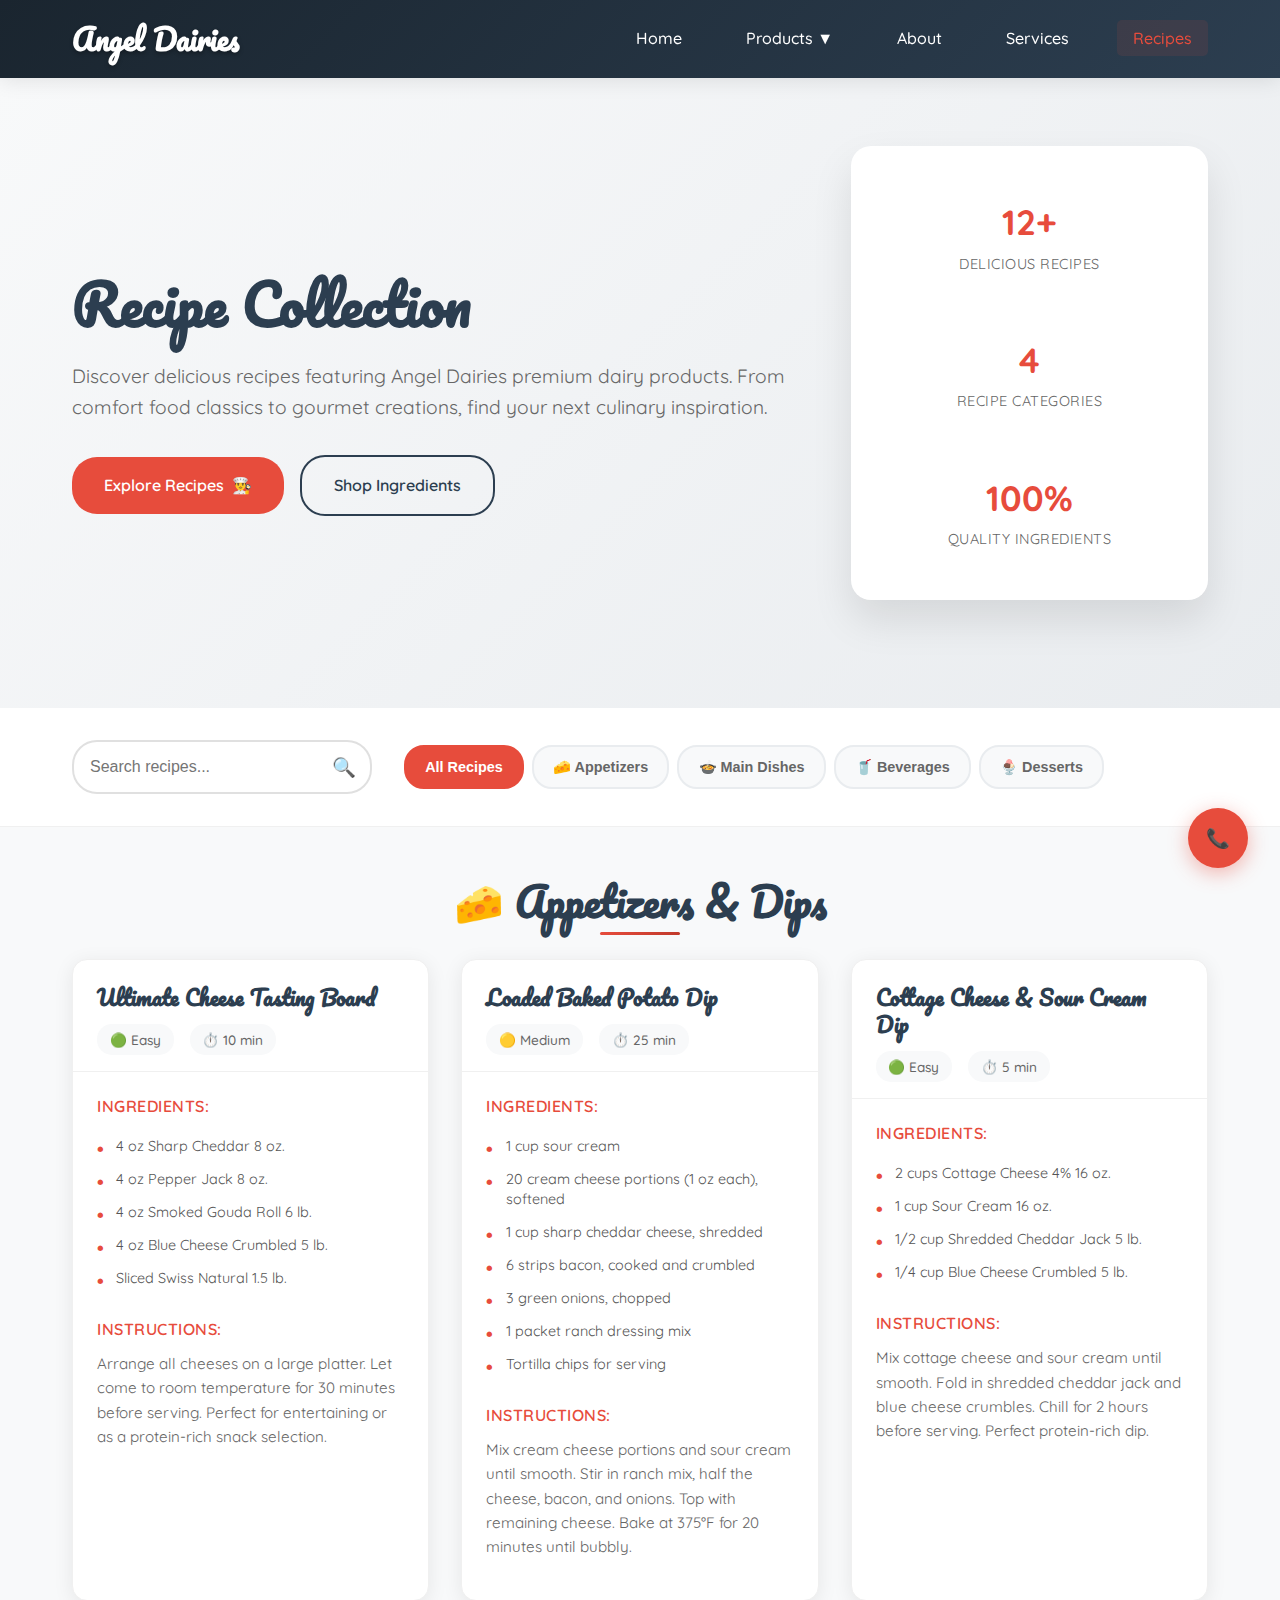
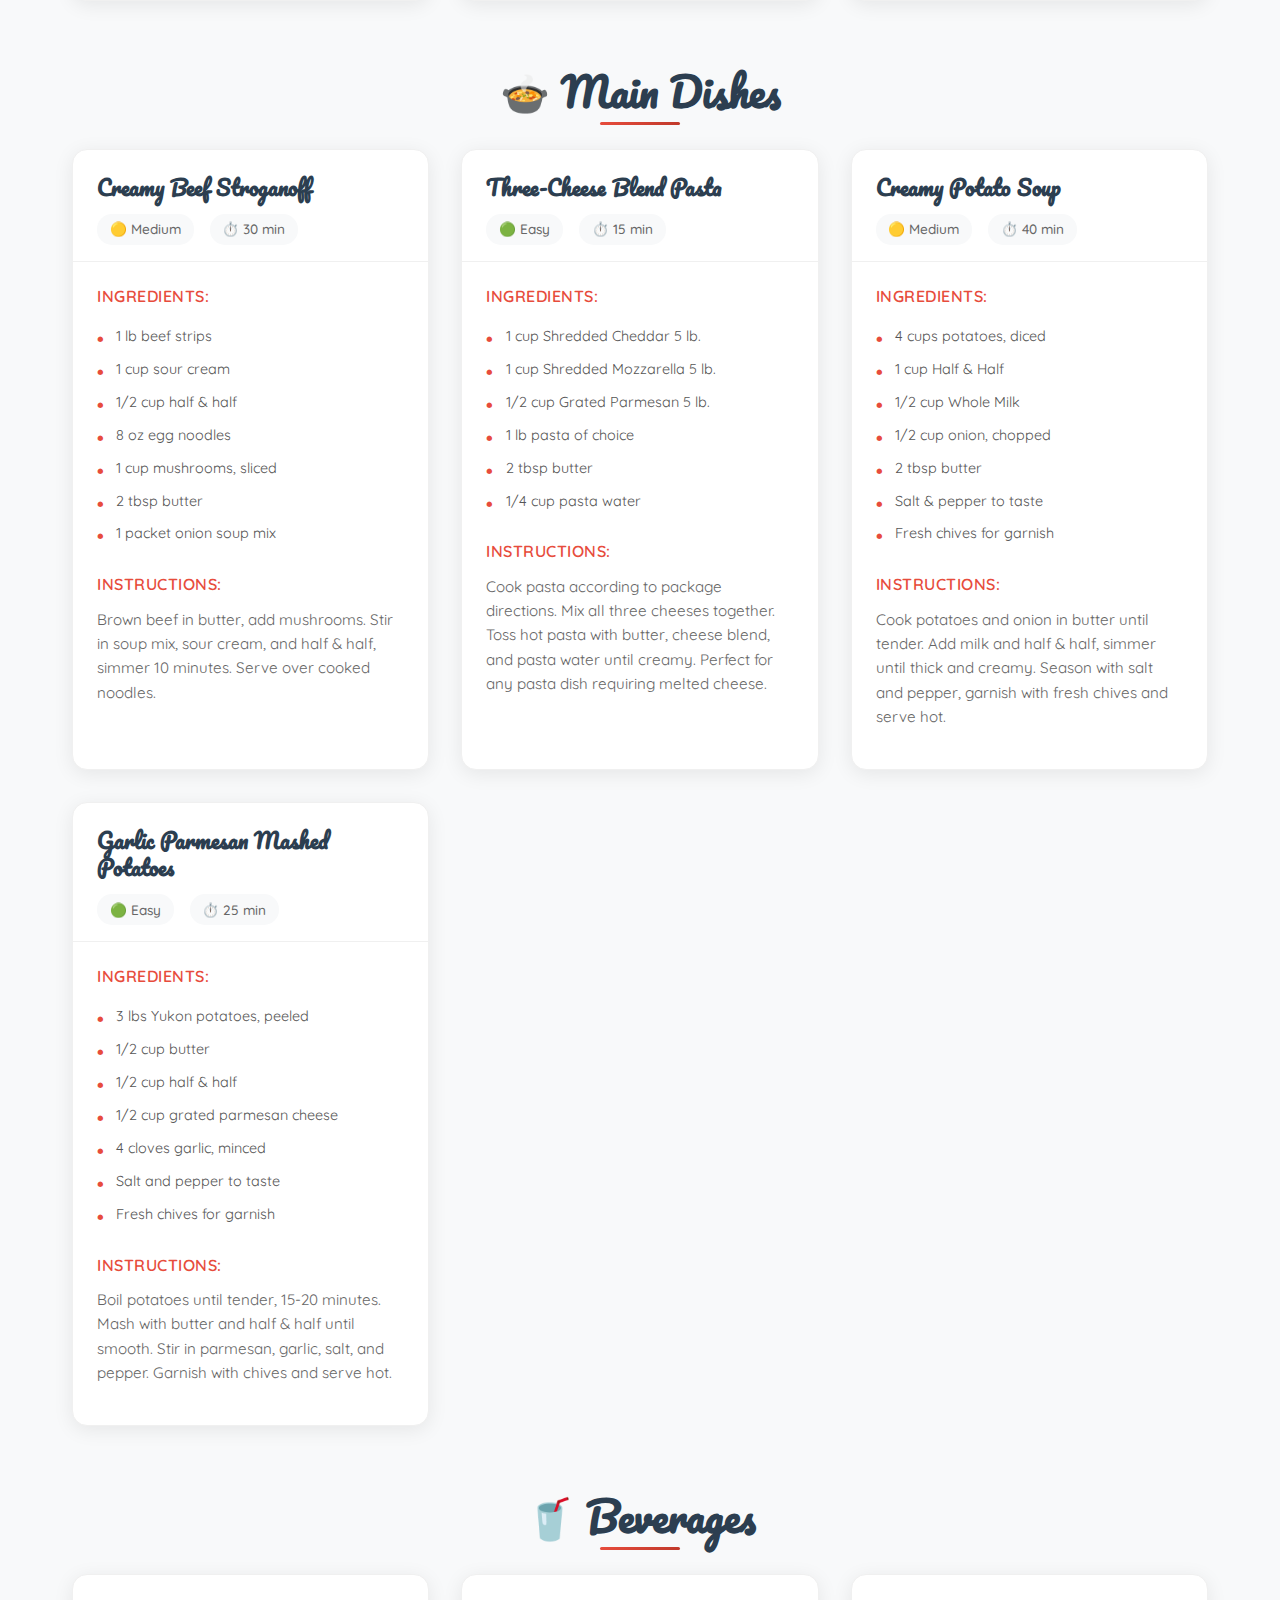
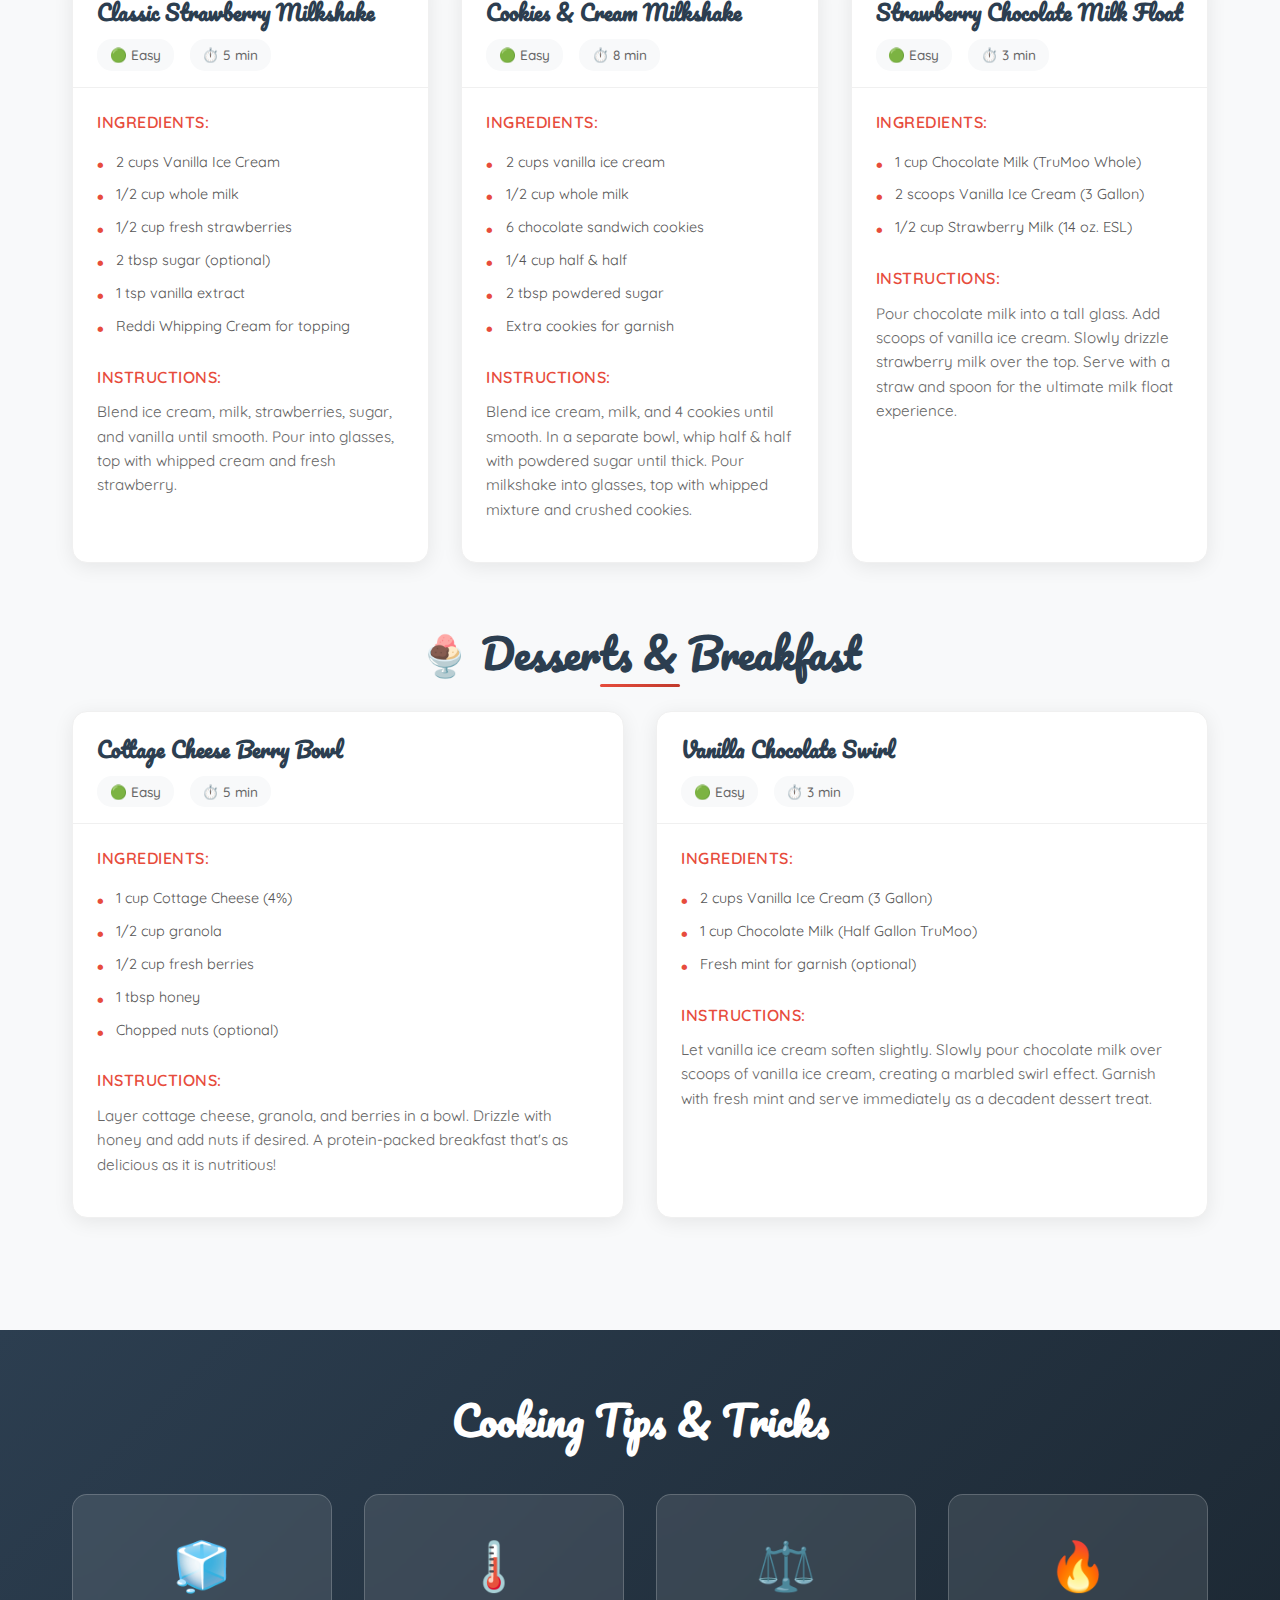
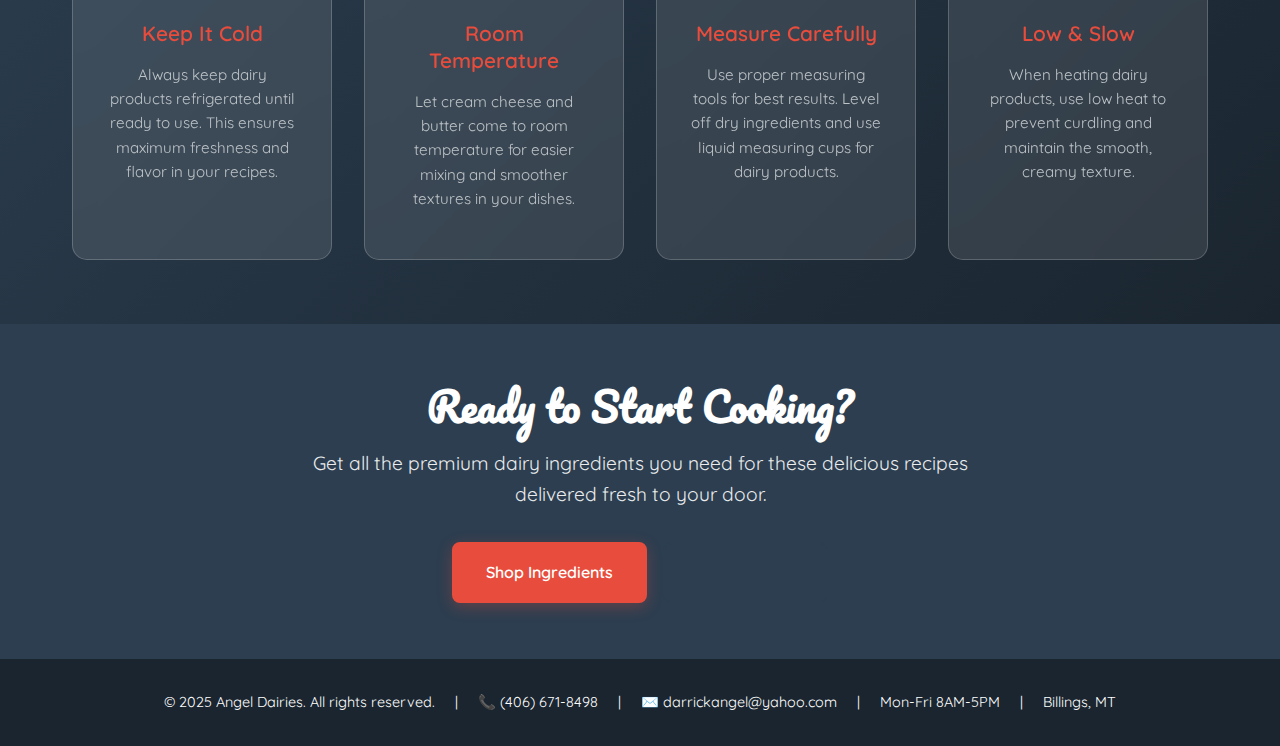
<file: recipes.html>
<!--
====================================================
 Angel Dairies - Recipe Collection
====================================================
-->
<!DOCTYPE html>
<html lang="en">
<head>
    <meta charset="UTF-8">
    <meta name="viewport" content="width=device-width, initial-scale=1.0">
    <title>Recipe Collection - Angel Dairies Quality Ingredients</title>
    <!-- Favicon for browser tab -->
    <link rel="icon" type="image/png" href="angel-inc-logo.png" sizes="32x32" />
    <!-- Performance: preconnect to Google Fonts -->
    <link rel="preconnect" href="https://fonts.googleapis.com">
    <link rel="preconnect" href="https://fonts.gstatic.com" crossorigin>
    <!-- Google Fonts: Quicksand for body, Pacifico for headings -->
    <link href="https://fonts.googleapis.com/css2?family=Pacifico&family=Quicksand:wght@400;600&display=swap" rel="stylesheet">
    <!-- SEO: comprehensive description -->
    <meta name="description" content="Discover delicious recipes using Angel Dairies (formerly Angel-Linds Dairy) premium dairy products. From comfort foods to gourmet dishes, find inspiration for your kitchen with our quality ingredients.">
    <link rel="stylesheet" href="styles.css"> <!-- Main CSS -->
</head>
<body>
    <!-- =============================
         Navigation Bar
    ============================= -->
    <nav class="navbar" role="navigation" aria-label="Main navigation">
        <div class="container">
            <div class="logo">
                <span class="logo-text">Angel Dairies</span>
            </div>
            <button class="nav-toggle" id="navToggle" aria-controls="navLinks" aria-expanded="false" aria-label="Toggle navigation" onclick="toggleMenu()">☰</button>
            <ul class="nav-links" id="navLinks">
                <li><a href="index.html">Home</a></li>
                <li class="nav-dropdown">
                    <a href="products.html">Products ▼</a>
                    <ul class="dropdown-menu">
                        <li><a href="products.html#butter-title">Butter & Margarine</a></li>
                        <li><a href="products.html#cheese-title">Cheese</a></li>
                        <li><a href="products.html#meats-title">Meats</a></li>
                        <li><a href="products.html#dips-title">Dips & Spreads</a></li>
                        <li><a href="products.html#drinks-title">Drinks & Juices</a></li>
                        <li><a href="products.html#chocmilk-title">Flavored Milk</a></li>
                        <li><a href="products.html#milk-title">Milk & Dairy</a></li>
                        <li><a href="products.html#icecream-title">Ice Cream</a></li>
                        <li><a href="products.html#wilcoxons-title">Wilcoxons Products</a></li>
                        <li><a href="products.html#misc-title">Sides</a></li>
                    </ul>
                </li>
                <li><a href="team.html">About</a></li>
                <li><a href="services.html">Services</a></li>
                <li><a href="recipes.html" class="active">Recipes</a></li>
            </ul>
        </div>
    </nav>

    <!-- =============================
         Recipes Hero Section
    ============================= -->
    <section class="recipes-hero">
        <div class="container">
            <div class="hero-content">
                <div class="hero-text">
                    <h1>Recipe Collection</h1>
                    <p class="hero-subtitle">Discover delicious recipes featuring Angel Dairies premium dairy products. From comfort food classics to gourmet creations, find your next culinary inspiration.</p>
                    <div class="hero-cta">
                        <a href="#recipe-categories" class="cta-primary">
                            <span>Explore Recipes</span>
                            <span>👨‍🍳</span>
                        </a>
                        <a href="products.html" class="cta-secondary">Shop Ingredients</a>
                    </div>
                </div>
                <div class="hero-stats">
                    <div class="stat-item">
                        <span class="stat-number">12+</span>
                        <span class="stat-label">Delicious Recipes</span>
                    </div>
                    <div class="stat-item">
                        <span class="stat-number">4</span>
                        <span class="stat-label">Recipe Categories</span>
                    </div>
                    <div class="stat-item">
                        <span class="stat-number">100%</span>
                        <span class="stat-label">Quality Ingredients</span>
                    </div>
                </div>
            </div>
        </div>
    </section>

    <!-- =============================
         Recipe Controls
    ============================= -->
    <section class="recipe-controls">
        <div class="container">
            <div class="controls-content">
                <div class="search-container">
                    <input type="text" id="recipeSearch" placeholder="Search recipes..." aria-label="Search recipes">
                    <span class="search-icon">🔍</span>
                </div>
                <div class="filter-buttons">
                    <button class="filter-btn active" data-category="all">All Recipes</button>
                    <button class="filter-btn" data-category="appetizers">🧀 Appetizers</button>
                    <button class="filter-btn" data-category="main-dishes">🍲 Main Dishes</button>
                    <button class="filter-btn" data-category="beverages">🥤 Beverages</button>
                    <button class="filter-btn" data-category="desserts">🍨 Desserts</button>
                </div>
                <button id="clearRecipeFilters" class="clear-btn" style="display: none;">Clear Filters</button>
            </div>
        </div>
    </section>
    <!-- =============================
         Recipe Collection
    ============================= -->
    <section class="recipe-collection" id="recipe-categories">
        <div class="container">
            
            <!-- Appetizers & Dips -->
            <div class="recipe-category" data-category="appetizers">
                <h2 class="category-title">🧀 Appetizers & Dips</h2>
                <div class="recipe-grid">
                    
                    <article class="recipe-card" data-category="appetizers">
                        <div class="recipe-header">
                            <h3>Ultimate Cheese Tasting Board</h3>
                            <div class="recipe-meta">
                                <span class="difficulty">🟢 Easy</span>
                                <span class="time">⏱️ 10 min</span>
                            </div>
                        </div>
                        <div class="recipe-content">
                            <div class="ingredients">
                                <h4>Ingredients:</h4>
                                <ul>
                                    <li>4 oz Sharp Cheddar 8 oz.</li>
                                    <li>4 oz Pepper Jack 8 oz.</li>
                                    <li>4 oz Smoked Gouda Roll 6 lb.</li>
                                    <li>4 oz Blue Cheese Crumbled 5 lb.</li>
                                    <li>Sliced Swiss Natural 1.5 lb.</li>
                                </ul>
                            </div>
                            <div class="instructions">
                                <h4>Instructions:</h4>
                                <p>Arrange all cheeses on a large platter. Let come to room temperature for 30 minutes before serving. Perfect for entertaining or as a protein-rich snack selection.</p>
                            </div>
                        </div>
                    </article>

                    <article class="recipe-card" data-category="appetizers">
                        <div class="recipe-header">
                            <h3>Loaded Baked Potato Dip</h3>
                            <div class="recipe-meta">
                                <span class="difficulty">🟡 Medium</span>
                                <span class="time">⏱️ 25 min</span>
                            </div>
                        </div>
                        <div class="recipe-content">
                            <div class="ingredients">
                                <h4>Ingredients:</h4>
                                <ul>
                                    <li>1 cup sour cream</li>
                                    <li>20 cream cheese portions (1 oz each), softened</li>
                                    <li>1 cup sharp cheddar cheese, shredded</li>
                                    <li>6 strips bacon, cooked and crumbled</li>
                                    <li>3 green onions, chopped</li>
                                    <li>1 packet ranch dressing mix</li>
                                    <li>Tortilla chips for serving</li>
                                </ul>
                            </div>
                            <div class="instructions">
                                <h4>Instructions:</h4>
                                <p>Mix cream cheese portions and sour cream until smooth. Stir in ranch mix, half the cheese, bacon, and onions. Top with remaining cheese. Bake at 375°F for 20 minutes until bubbly.</p>
                            </div>
                        </div>
                    </article>

                    <article class="recipe-card" data-category="appetizers">
                        <div class="recipe-header">
                            <h3>Cottage Cheese & Sour Cream Dip</h3>
                            <div class="recipe-meta">
                                <span class="difficulty">🟢 Easy</span>
                                <span class="time">⏱️ 5 min</span>
                            </div>
                        </div>
                        <div class="recipe-content">
                            <div class="ingredients">
                                <h4>Ingredients:</h4>
                                <ul>
                                    <li>2 cups Cottage Cheese 4% 16 oz.</li>
                                    <li>1 cup Sour Cream 16 oz.</li>
                                    <li>1/2 cup Shredded Cheddar Jack 5 lb.</li>
                                    <li>1/4 cup Blue Cheese Crumbled 5 lb.</li>
                                </ul>
                            </div>
                            <div class="instructions">
                                <h4>Instructions:</h4>
                                <p>Mix cottage cheese and sour cream until smooth. Fold in shredded cheddar jack and blue cheese crumbles. Chill for 2 hours before serving. Perfect protein-rich dip.</p>
                            </div>
                        </div>
                    </article>

                </div>
            </div>

            <!-- Main Dishes -->
            <div class="recipe-category" data-category="main-dishes">
                <h2 class="category-title">🍲 Main Dishes</h2>
                <div class="recipe-grid">
                    
                    <article class="recipe-card" data-category="main-dishes">
                        <div class="recipe-header">
                            <h3>Creamy Beef Stroganoff</h3>
                            <div class="recipe-meta">
                                <span class="difficulty">🟡 Medium</span>
                                <span class="time">⏱️ 30 min</span>
                            </div>
                        </div>
                        <div class="recipe-content">
                            <div class="ingredients">
                                <h4>Ingredients:</h4>
                                <ul>
                                    <li>1 lb beef strips</li>
                                    <li>1 cup sour cream</li>
                                    <li>1/2 cup half & half</li>
                                    <li>8 oz egg noodles</li>
                                    <li>1 cup mushrooms, sliced</li>
                                    <li>2 tbsp butter</li>
                                    <li>1 packet onion soup mix</li>
                                </ul>
                            </div>
                            <div class="instructions">
                                <h4>Instructions:</h4>
                                <p>Brown beef in butter, add mushrooms. Stir in soup mix, sour cream, and half & half, simmer 10 minutes. Serve over cooked noodles.</p>
                            </div>
                        </div>
                    </article>

                    <article class="recipe-card" data-category="main-dishes">
                        <div class="recipe-header">
                            <h3>Three-Cheese Blend Pasta</h3>
                            <div class="recipe-meta">
                                <span class="difficulty">🟢 Easy</span>
                                <span class="time">⏱️ 15 min</span>
                            </div>
                        </div>
                        <div class="recipe-content">
                            <div class="ingredients">
                                <h4>Ingredients:</h4>
                                <ul>
                                    <li>1 cup Shredded Cheddar 5 lb.</li>
                                    <li>1 cup Shredded Mozzarella 5 lb.</li>
                                    <li>1/2 cup Grated Parmesan 5 lb.</li>
                                    <li>1 lb pasta of choice</li>
                                    <li>2 tbsp butter</li>
                                    <li>1/4 cup pasta water</li>
                                </ul>
                            </div>
                            <div class="instructions">
                                <h4>Instructions:</h4>
                                <p>Cook pasta according to package directions. Mix all three cheeses together. Toss hot pasta with butter, cheese blend, and pasta water until creamy. Perfect for any pasta dish requiring melted cheese.</p>
                            </div>
                        </div>
                    </article>

                    <article class="recipe-card" data-category="main-dishes">
                        <div class="recipe-header">
                            <h3>Creamy Potato Soup</h3>
                            <div class="recipe-meta">
                                <span class="difficulty">🟡 Medium</span>
                                <span class="time">⏱️ 40 min</span>
                            </div>
                        </div>
                        <div class="recipe-content">
                            <div class="ingredients">
                                <h4>Ingredients:</h4>
                                <ul>
                                    <li>4 cups potatoes, diced</li>
                                    <li>1 cup Half & Half</li>
                                    <li>1/2 cup Whole Milk</li>
                                    <li>1/2 cup onion, chopped</li>
                                    <li>2 tbsp butter</li>
                                    <li>Salt & pepper to taste</li>
                                    <li>Fresh chives for garnish</li>
                                </ul>
                            </div>
                            <div class="instructions">
                                <h4>Instructions:</h4>
                                <p>Cook potatoes and onion in butter until tender. Add milk and half & half, simmer until thick and creamy. Season with salt and pepper, garnish with fresh chives and serve hot.</p>
                            </div>
                        </div>
                    </article>

                    <article class="recipe-card" data-category="main-dishes">
                        <div class="recipe-header">
                            <h3>Garlic Parmesan Mashed Potatoes</h3>
                            <div class="recipe-meta">
                                <span class="difficulty">🟢 Easy</span>
                                <span class="time">⏱️ 25 min</span>
                            </div>
                        </div>
                        <div class="recipe-content">
                            <div class="ingredients">
                                <h4>Ingredients:</h4>
                                <ul>
                                    <li>3 lbs Yukon potatoes, peeled</li>
                                    <li>1/2 cup butter</li>
                                    <li>1/2 cup half & half</li>
                                    <li>1/2 cup grated parmesan cheese</li>
                                    <li>4 cloves garlic, minced</li>
                                    <li>Salt and pepper to taste</li>
                                    <li>Fresh chives for garnish</li>
                                </ul>
                            </div>
                            <div class="instructions">
                                <h4>Instructions:</h4>
                                <p>Boil potatoes until tender, 15-20 minutes. Mash with butter and half & half until smooth. Stir in parmesan, garlic, salt, and pepper. Garnish with chives and serve hot.</p>
                            </div>
                        </div>
                    </article>

                </div>
            </div>

            <!-- Beverages -->
            <div class="recipe-category" data-category="beverages">
                <h2 class="category-title">🥤 Beverages</h2>
                <div class="recipe-grid">
                    
                    <article class="recipe-card" data-category="beverages">
                        <div class="recipe-header">
                            <h3>Classic Strawberry Milkshake</h3>
                            <div class="recipe-meta">
                                <span class="difficulty">🟢 Easy</span>
                                <span class="time">⏱️ 5 min</span>
                            </div>
                        </div>
                        <div class="recipe-content">
                            <div class="ingredients">
                                <h4>Ingredients:</h4>
                                <ul>
                                    <li>2 cups Vanilla Ice Cream</li>
                                    <li>1/2 cup whole milk</li>
                                    <li>1/2 cup fresh strawberries</li>
                                    <li>2 tbsp sugar (optional)</li>
                                    <li>1 tsp vanilla extract</li>
                                    <li>Reddi Whipping Cream for topping</li>
                                </ul>
                            </div>
                            <div class="instructions">
                                <h4>Instructions:</h4>
                                <p>Blend ice cream, milk, strawberries, sugar, and vanilla until smooth. Pour into glasses, top with whipped cream and fresh strawberry.</p>
                            </div>
                        </div>
                    </article>

                    <article class="recipe-card" data-category="beverages">
                        <div class="recipe-header">
                            <h3>Cookies & Cream Milkshake</h3>
                            <div class="recipe-meta">
                                <span class="difficulty">🟢 Easy</span>
                                <span class="time">⏱️ 8 min</span>
                            </div>
                        </div>
                        <div class="recipe-content">
                            <div class="ingredients">
                                <h4>Ingredients:</h4>
                                <ul>
                                    <li>2 cups vanilla ice cream</li>
                                    <li>1/2 cup whole milk</li>
                                    <li>6 chocolate sandwich cookies</li>
                                    <li>1/4 cup half & half</li>
                                    <li>2 tbsp powdered sugar</li>
                                    <li>Extra cookies for garnish</li>
                                </ul>
                            </div>
                            <div class="instructions">
                                <h4>Instructions:</h4>
                                <p>Blend ice cream, milk, and 4 cookies until smooth. In a separate bowl, whip half & half with powdered sugar until thick. Pour milkshake into glasses, top with whipped mixture and crushed cookies.</p>
                            </div>
                        </div>
                    </article>

                    <article class="recipe-card" data-category="beverages">
                        <div class="recipe-header">
                            <h3>Strawberry Chocolate Milk Float</h3>
                            <div class="recipe-meta">
                                <span class="difficulty">🟢 Easy</span>
                                <span class="time">⏱️ 3 min</span>
                            </div>
                        </div>
                        <div class="recipe-content">
                            <div class="ingredients">
                                <h4>Ingredients:</h4>
                                <ul>
                                    <li>1 cup Chocolate Milk (TruMoo Whole)</li>
                                    <li>2 scoops Vanilla Ice Cream (3 Gallon)</li>
                                    <li>1/2 cup Strawberry Milk (14 oz. ESL)</li>
                                </ul>
                            </div>
                            <div class="instructions">
                                <h4>Instructions:</h4>
                                <p>Pour chocolate milk into a tall glass. Add scoops of vanilla ice cream. Slowly drizzle strawberry milk over the top. Serve with a straw and spoon for the ultimate milk float experience.</p>
                            </div>
                        </div>
                    </article>

                </div>
            </div>

            <!-- Desserts & Breakfast -->
            <div class="recipe-category" data-category="desserts">
                <h2 class="category-title">🍨 Desserts & Breakfast</h2>
                <div class="recipe-grid">
                    
                    <article class="recipe-card" data-category="desserts">
                        <div class="recipe-header">
                            <h3>Cottage Cheese Berry Bowl</h3>
                            <div class="recipe-meta">
                                <span class="difficulty">🟢 Easy</span>
                                <span class="time">⏱️ 5 min</span>
                            </div>
                        </div>
                        <div class="recipe-content">
                            <div class="ingredients">
                                <h4>Ingredients:</h4>
                                <ul>
                                    <li>1 cup Cottage Cheese (4%)</li>
                                    <li>1/2 cup granola</li>
                                    <li>1/2 cup fresh berries</li>
                                    <li>1 tbsp honey</li>
                                    <li>Chopped nuts (optional)</li>
                                </ul>
                            </div>
                            <div class="instructions">
                                <h4>Instructions:</h4>
                                <p>Layer cottage cheese, granola, and berries in a bowl. Drizzle with honey and add nuts if desired. A protein-packed breakfast that's as delicious as it is nutritious!</p>
                            </div>
                        </div>
                    </article>

                    <article class="recipe-card" data-category="desserts">
                        <div class="recipe-header">
                            <h3>Vanilla Chocolate Swirl</h3>
                            <div class="recipe-meta">
                                <span class="difficulty">🟢 Easy</span>
                                <span class="time">⏱️ 3 min</span>
                            </div>
                        </div>
                        <div class="recipe-content">
                            <div class="ingredients">
                                <h4>Ingredients:</h4>
                                <ul>
                                    <li>2 cups Vanilla Ice Cream (3 Gallon)</li>
                                    <li>1 cup Chocolate Milk (Half Gallon TruMoo)</li>
                                    <li>Fresh mint for garnish (optional)</li>
                                </ul>
                            </div>
                            <div class="instructions">
                                <h4>Instructions:</h4>
                                <p>Let vanilla ice cream soften slightly. Slowly pour chocolate milk over scoops of vanilla ice cream, creating a marbled swirl effect. Garnish with fresh mint and serve immediately as a decadent dessert treat.</p>
                            </div>
                        </div>
                    </article>

                </div>
            </div>

        </div>
    </section>

    <!-- =============================
         Recipe Tips Section
    ============================= -->
    <section class="recipe-tips">
        <div class="container">
            <div class="tips-content">
                <h2>Cooking Tips & Tricks</h2>
                <div class="tips-grid">
                    <div class="tip-card">
                        <div class="tip-icon">🧊</div>
                        <h3>Keep It Cold</h3>
                        <p>Always keep dairy products refrigerated until ready to use. This ensures maximum freshness and flavor in your recipes.</p>
                    </div>
                    <div class="tip-card">
                        <div class="tip-icon">🌡️</div>
                        <h3>Room Temperature</h3>
                        <p>Let cream cheese and butter come to room temperature for easier mixing and smoother textures in your dishes.</p>
                    </div>
                    <div class="tip-card">
                        <div class="tip-icon">⚖️</div>
                        <h3>Measure Carefully</h3>
                        <p>Use proper measuring tools for best results. Level off dry ingredients and use liquid measuring cups for dairy products.</p>
                    </div>
                    <div class="tip-card">
                        <div class="tip-icon">🔥</div>
                        <h3>Low & Slow</h3>
                        <p>When heating dairy products, use low heat to prevent curdling and maintain the smooth, creamy texture.</p>
                    </div>
                </div>
            </div>
        </div>
    </section>

    <!-- =============================
         Call to Action
    ============================= -->
    <section class="recipe-cta">
        <div class="container">
            <div class="cta-content">
                <h2>Ready to Start Cooking?</h2>
                <p>Get all the premium dairy ingredients you need for these delicious recipes delivered fresh to your door.</p>
                <div class="cta-buttons">
                    <a href="products.html" class="btn-primary">Shop Ingredients</a>
                    <a href="tel:+14066718498" class="btn-secondary">Call to Order</a>
                </div>
            </div>
        </div>
    </section>

    <!-- =============================
         Footer
    ============================= -->
    <footer>
        <div class="footer-content">
            <span>© 2025 Angel Dairies. All rights reserved.</span>
            <span>|</span>
            <span>📞 <a href="tel:+14066718498">(406) 671-8498</a></span>
            <span>|</span>
            <span>✉️ darrickangel@yahoo.com</span>
            <span>|</span>
            <span>Mon-Fri 8AM-5PM</span>
            <span>|</span>
            <span>Billings, MT</span>
        </div>
    </footer>

     <!-- =============================
         Persistent Phone Button
    ============================= -->
    <!-- Phone CTA: explicit aria-label and role for screen readers -->
    <a href="tel:+14066718498" class="phone-btn" id="phoneBtn" role="button" aria-label="Call Angel Dairies at 406 671 8498">
        <span aria-hidden="true">📞</span>
        <span class="sr-only">(406) 671-8498</span>
    </a>

    <!-- =============================
         JavaScript
    ============================= -->
    <script src="script.js"></script> <!-- Main JS -->
</body>
</html>
</file>
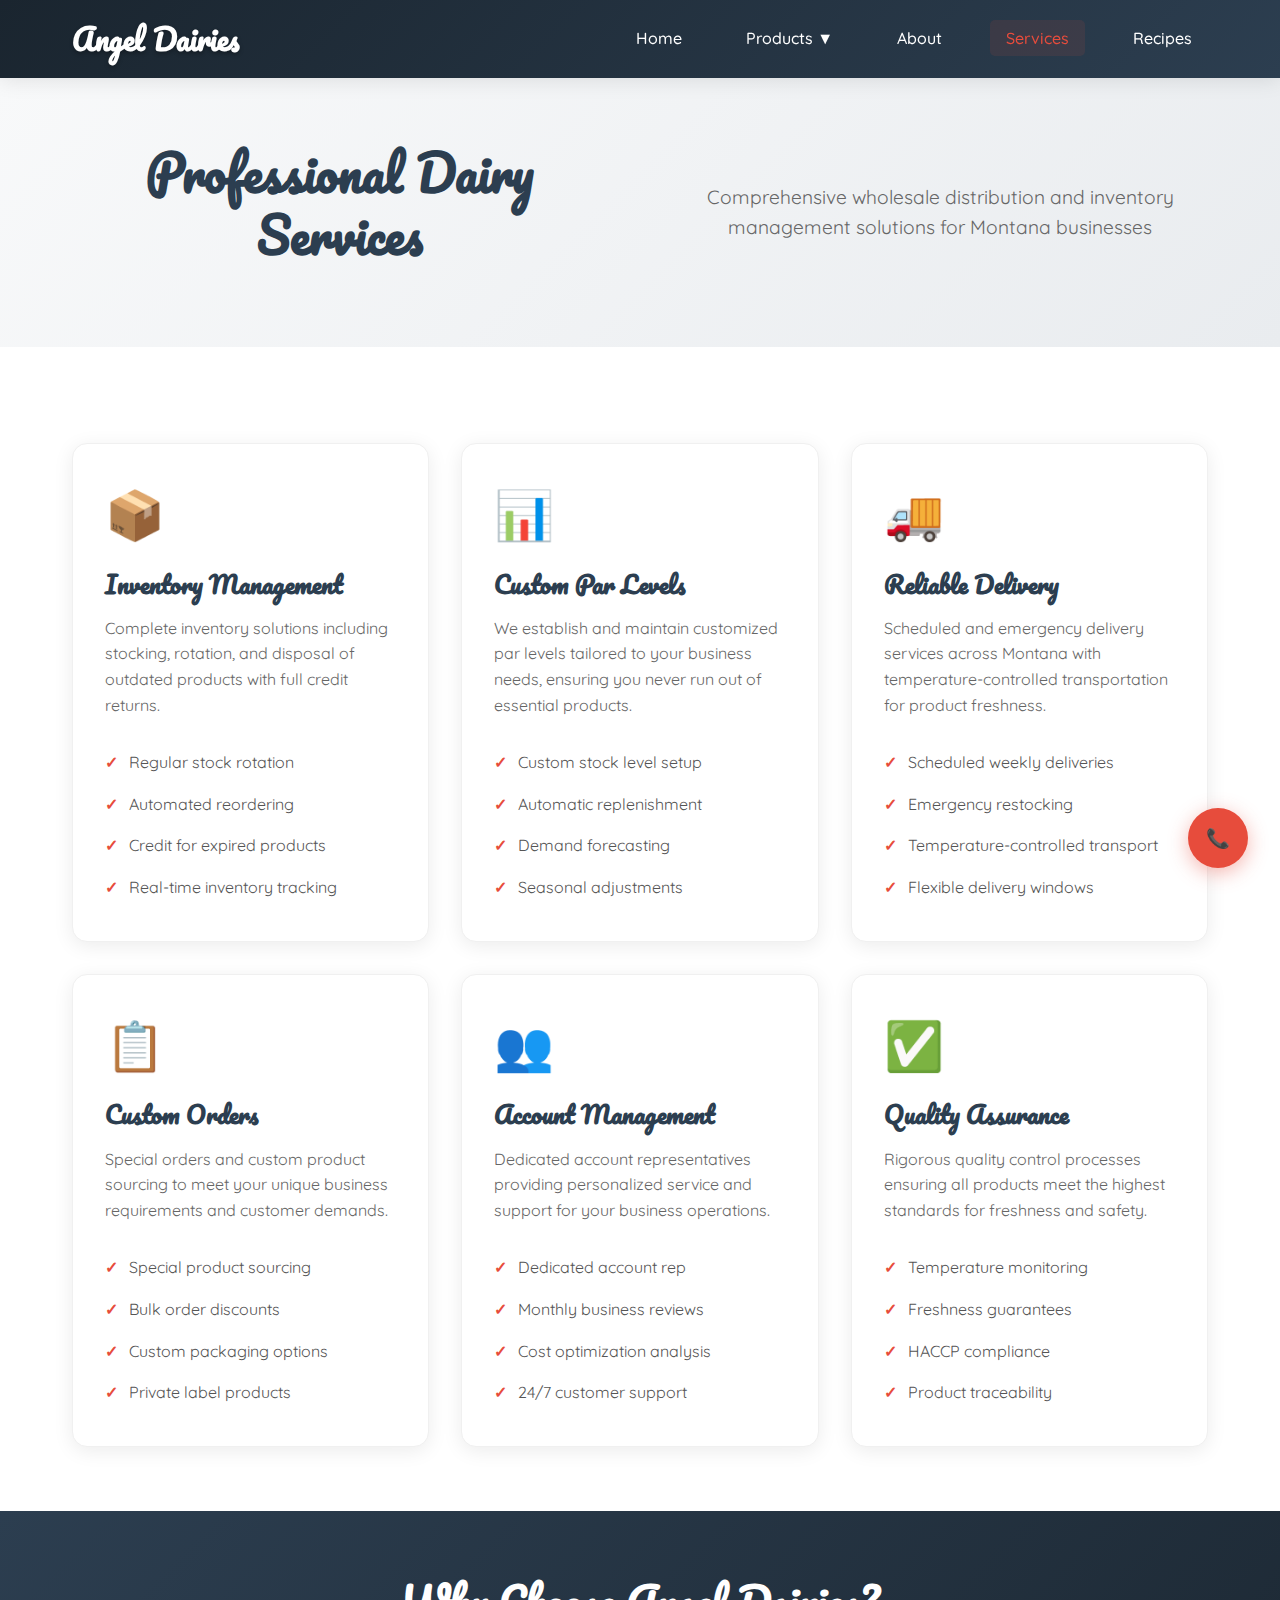
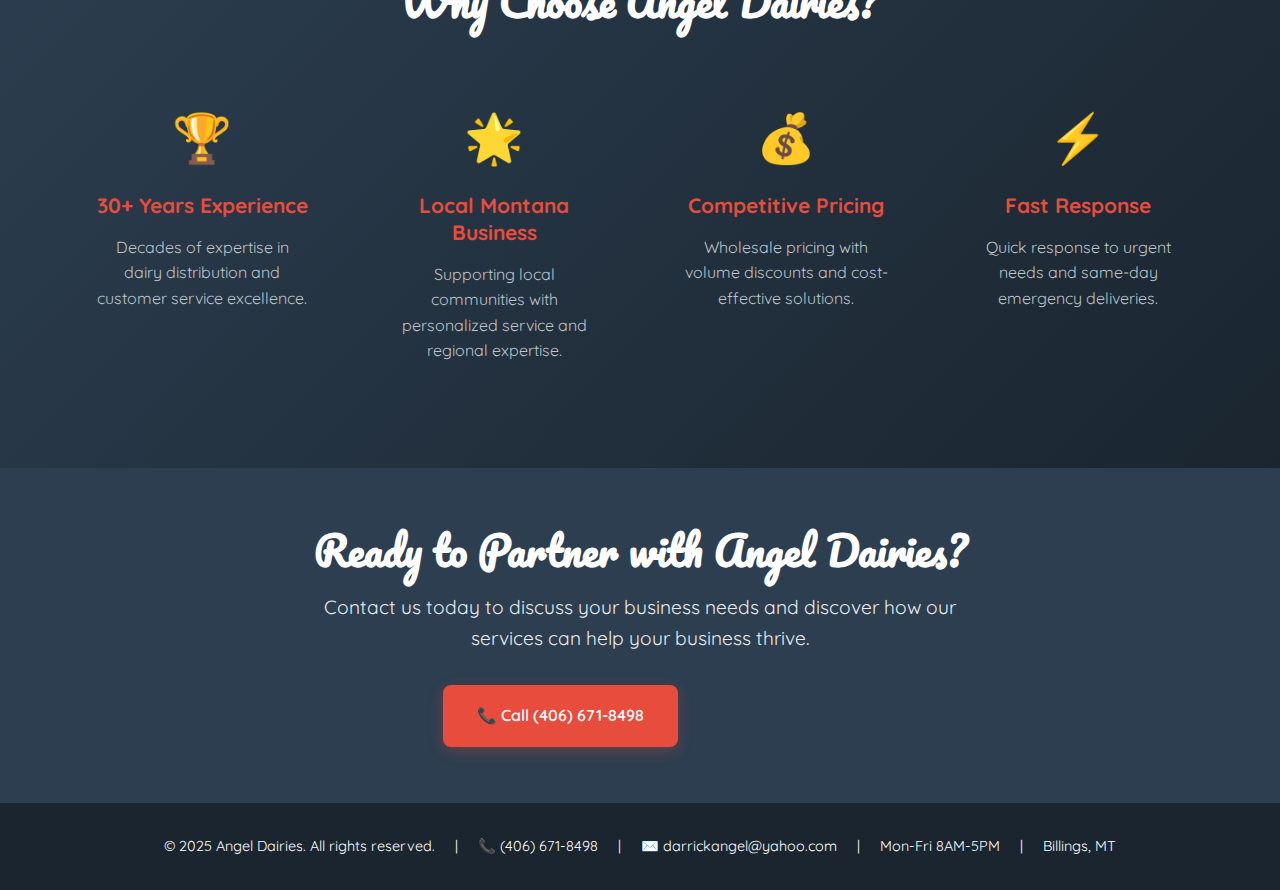
<file: services.html>
<!DOCTYPE html>
<html lang="en">
<head>
    <meta charset="UTF-8">
    <meta name="viewport" content="width=device-width, initial-scale=1.0">
    <title>Angel Dairies - Services</title>
    <!-- Favicon for browser tab -->
    <link rel="icon" type="image/png" href="angel-inc-logo.png" sizes="32x32" />
    <!-- Performance: preconnect to Google Fonts -->
    <link rel="preconnect" href="https://fonts.googleapis.com">
    <link rel="preconnect" href="https://fonts.gstatic.com" crossorigin>
    <!-- Google Fonts: Quicksand for body, Pacifico for headings -->
    <link href="https://fonts.googleapis.com/css2?family=Pacifico&family=Quicksand:wght@400;600&display=swap" rel="stylesheet">
    <!-- SEO: short description -->
    <meta name="description" content="Angel Dairies (formerly Angel-Linds Dairy) services — wholesale distribution, custom orders, and reliable delivery solutions for Montana businesses.">
    <link rel="stylesheet" href="styles.css"> <!-- Main CSS -->
</head>
<body>
    <!-- =============================
         Navigation Bar
    ============================= -->
    <nav class="navbar" role="navigation" aria-label="Main navigation">
        <div class="container">
            <div class="logo">
                <span class="logo-text">Angel Dairies</span>
            </div>
            <button class="nav-toggle" id="navToggle" aria-controls="navLinks" aria-expanded="false" aria-label="Toggle navigation" onclick="toggleMenu()">☰</button>
            <ul class="nav-links" id="navLinks">
                <li><a href="index.html">Home</a></li>
                <li class="nav-dropdown">
                    <a href="products.html">Products ▼</a>
                    <ul class="dropdown-menu">
                        <li><a href="products.html#butter-title">Butter & Margarine</a></li>
                        <li><a href="products.html#cheese-title">Cheese</a></li>
                        <li><a href="products.html#meats-title">Meats</a></li>
                        <li><a href="products.html#dips-title">Dips & Spreads</a></li>
                        <li><a href="products.html#drinks-title">Drinks & Juices</a></li>
                        <li><a href="products.html#chocmilk-title">Flavored Milk</a></li>
                        <li><a href="products.html#milk-title">Milk & Dairy</a></li>
                        <li><a href="products.html#icecream-title">Ice Cream</a></li>
                        <li><a href="products.html#wilcoxons-title">Wilcoxons Products</a></li>
                        <li><a href="products.html#misc-title">Sides</a></li>
                    </ul>
                </li>
                <li><a href="team.html">About</a></li>
                <li><a href="services.html" class="active">Services</a></li>
                <li><a href="recipes.html">Recipes</a></li>
            </ul>
        </div>
    </nav>

    <!-- =============================
         Services Hero Section
    ============================= -->
    <section class="services-hero">
        <div class="container">
            <div class="hero-content">
                <h1>Professional Dairy Services</h1>
                <p class="hero-subtitle">Comprehensive wholesale distribution and inventory management solutions for Montana businesses</p>
            </div>
        </div>
    </section>

    <!-- =============================
         Main Services Section
    ============================= -->
    <section class="services-section">
        <div class="container">
            <div class="services-grid">
                <!-- Inventory Management -->
                <div class="service-card">
                    <div class="service-icon">📦</div>
                    <h3>Inventory Management</h3>
                    <p>Complete inventory solutions including stocking, rotation, and disposal of outdated products with full credit returns.</p>
                    <ul class="service-features">
                        <li>Regular stock rotation</li>
                        <li>Automated reordering</li>
                        <li>Credit for expired products</li>
                        <li>Real-time inventory tracking</li>
                    </ul>
                </div>

                <!-- Par Level Management -->
                <div class="service-card">
                    <div class="service-icon">📊</div>
                    <h3>Custom Par Levels</h3>
                    <p>We establish and maintain customized par levels tailored to your business needs, ensuring you never run out of essential products.</p>
                    <ul class="service-features">
                        <li>Custom stock level setup</li>
                        <li>Automatic replenishment</li>
                        <li>Demand forecasting</li>
                        <li>Seasonal adjustments</li>
                    </ul>
                </div>

                <!-- Delivery Services -->
                <div class="service-card">
                    <div class="service-icon">🚚</div>
                    <h3>Reliable Delivery</h3>
                    <p>Scheduled and emergency delivery services across Montana with temperature-controlled transportation for product freshness.</p>
                    <ul class="service-features">
                        <li>Scheduled weekly deliveries</li>
                        <li>Emergency restocking</li>
                        <li>Temperature-controlled transport</li>
                        <li>Flexible delivery windows</li>
                    </ul>
                </div>

                <!-- Custom Orders -->
                <div class="service-card">
                    <div class="service-icon">📋</div>
                    <h3>Custom Orders</h3>
                    <p>Special orders and custom product sourcing to meet your unique business requirements and customer demands.</p>
                    <ul class="service-features">
                        <li>Special product sourcing</li>
                        <li>Bulk order discounts</li>
                        <li>Custom packaging options</li>
                        <li>Private label products</li>
                    </ul>
                </div>

                <!-- Account Management -->
                <div class="service-card">
                    <div class="service-icon">👥</div>
                    <h3>Account Management</h3>
                    <p>Dedicated account representatives providing personalized service and support for your business operations.</p>
                    <ul class="service-features">
                        <li>Dedicated account rep</li>
                        <li>Monthly business reviews</li>
                        <li>Cost optimization analysis</li>
                        <li>24/7 customer support</li>
                    </ul>
                </div>

                <!-- Quality Assurance -->
                <div class="service-card">
                    <div class="service-icon">✅</div>
                    <h3>Quality Assurance</h3>
                    <p>Rigorous quality control processes ensuring all products meet the highest standards for freshness and safety.</p>
                    <ul class="service-features">
                        <li>Temperature monitoring</li>
                        <li>Freshness guarantees</li>
                        <li>HACCP compliance</li>
                        <li>Product traceability</li>
                    </ul>
                </div>
            </div>
        </div>
    </section>

    <!-- =============================
         Why Choose Us Section
    ============================= -->
    <section class="why-choose-us">
        <div class="container">
            <h2>Why Choose Angel Dairies?</h2>
            <div class="benefits-grid">
                <div class="benefit-item">
                    <div class="benefit-icon">🏆</div>
                    <h4>30+ Years Experience</h4>
                    <p>Decades of expertise in dairy distribution and customer service excellence.</p>
                </div>
                <div class="benefit-item">
                    <div class="benefit-icon">🌟</div>
                    <h4>Local Montana Business</h4>
                    <p>Supporting local communities with personalized service and regional expertise.</p>
                </div>
                <div class="benefit-item">
                    <div class="benefit-icon">💰</div>
                    <h4>Competitive Pricing</h4>
                    <p>Wholesale pricing with volume discounts and cost-effective solutions.</p>
                </div>
                <div class="benefit-item">
                    <div class="benefit-icon">⚡</div>
                    <h4>Fast Response</h4>
                    <p>Quick response to urgent needs and same-day emergency deliveries.</p>
                </div>
            </div>
        </div>
    </section>

    <!-- =============================
         CTA Section
    ============================= -->
    <section class="services-cta">
        <div class="container">
            <div class="cta-content">
                <h2>Ready to Partner with Angel Dairies?</h2>
                <p>Contact us today to discuss your business needs and discover how our services can help your business thrive.</p>
                <div class="cta-buttons">
                    <a href="tel:+14066718498" class="btn-primary">📞 Call (406) 671-8498</a>
                    <a href="index.html#contact" class="btn-secondary">Get Quote</a>
                </div>
            </div>
        </div>
    </section>

    <!-- =============================
         Footer
    ============================= -->
    <footer>
        <div class="footer-content">
            <span>© 2025 Angel Dairies. All rights reserved.</span>
            <span>|</span>
            <span>📞 <a href="tel:+14066718498">(406) 671-8498</a></span>
            <span>|</span>
            <span>✉️ darrickangel@yahoo.com</span>
            <span>|</span>
            <span>Mon-Fri 8AM-5PM</span>
            <span>|</span>
            <span>Billings, MT</span>
        </div>
    </footer>

    <!-- =============================
         Persistent Phone Button
    ============================= -->
    <a href="tel:+14066718498" class="phone-btn" id="phoneBtn" role="button" aria-label="Call Angel Dairies at 406 671 8498">
        <span aria-hidden="true">📞</span>
        <span class="sr-only">(406) 671-8498</span>
    </a>

    <!-- =============================
         JavaScript
    ============================= -->
    <script src="script.js"></script>
</body>
</html>
</file>
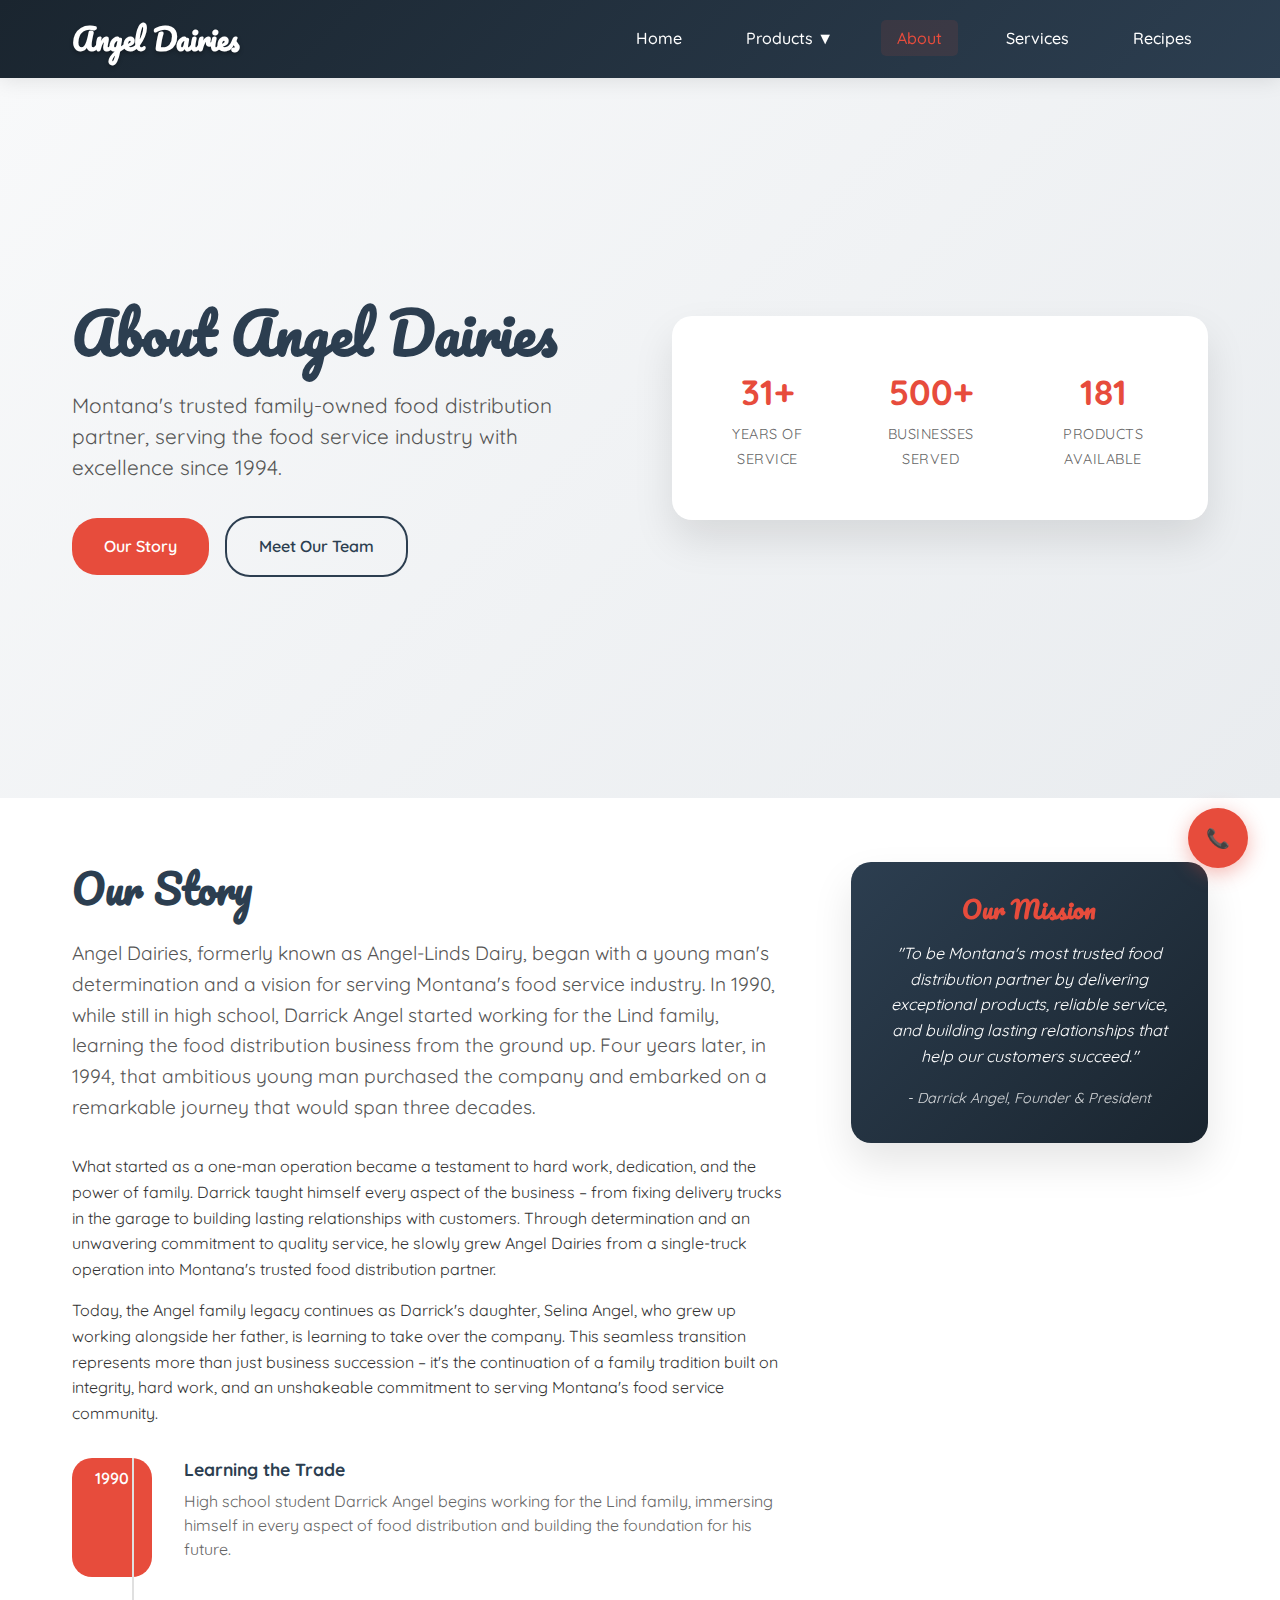
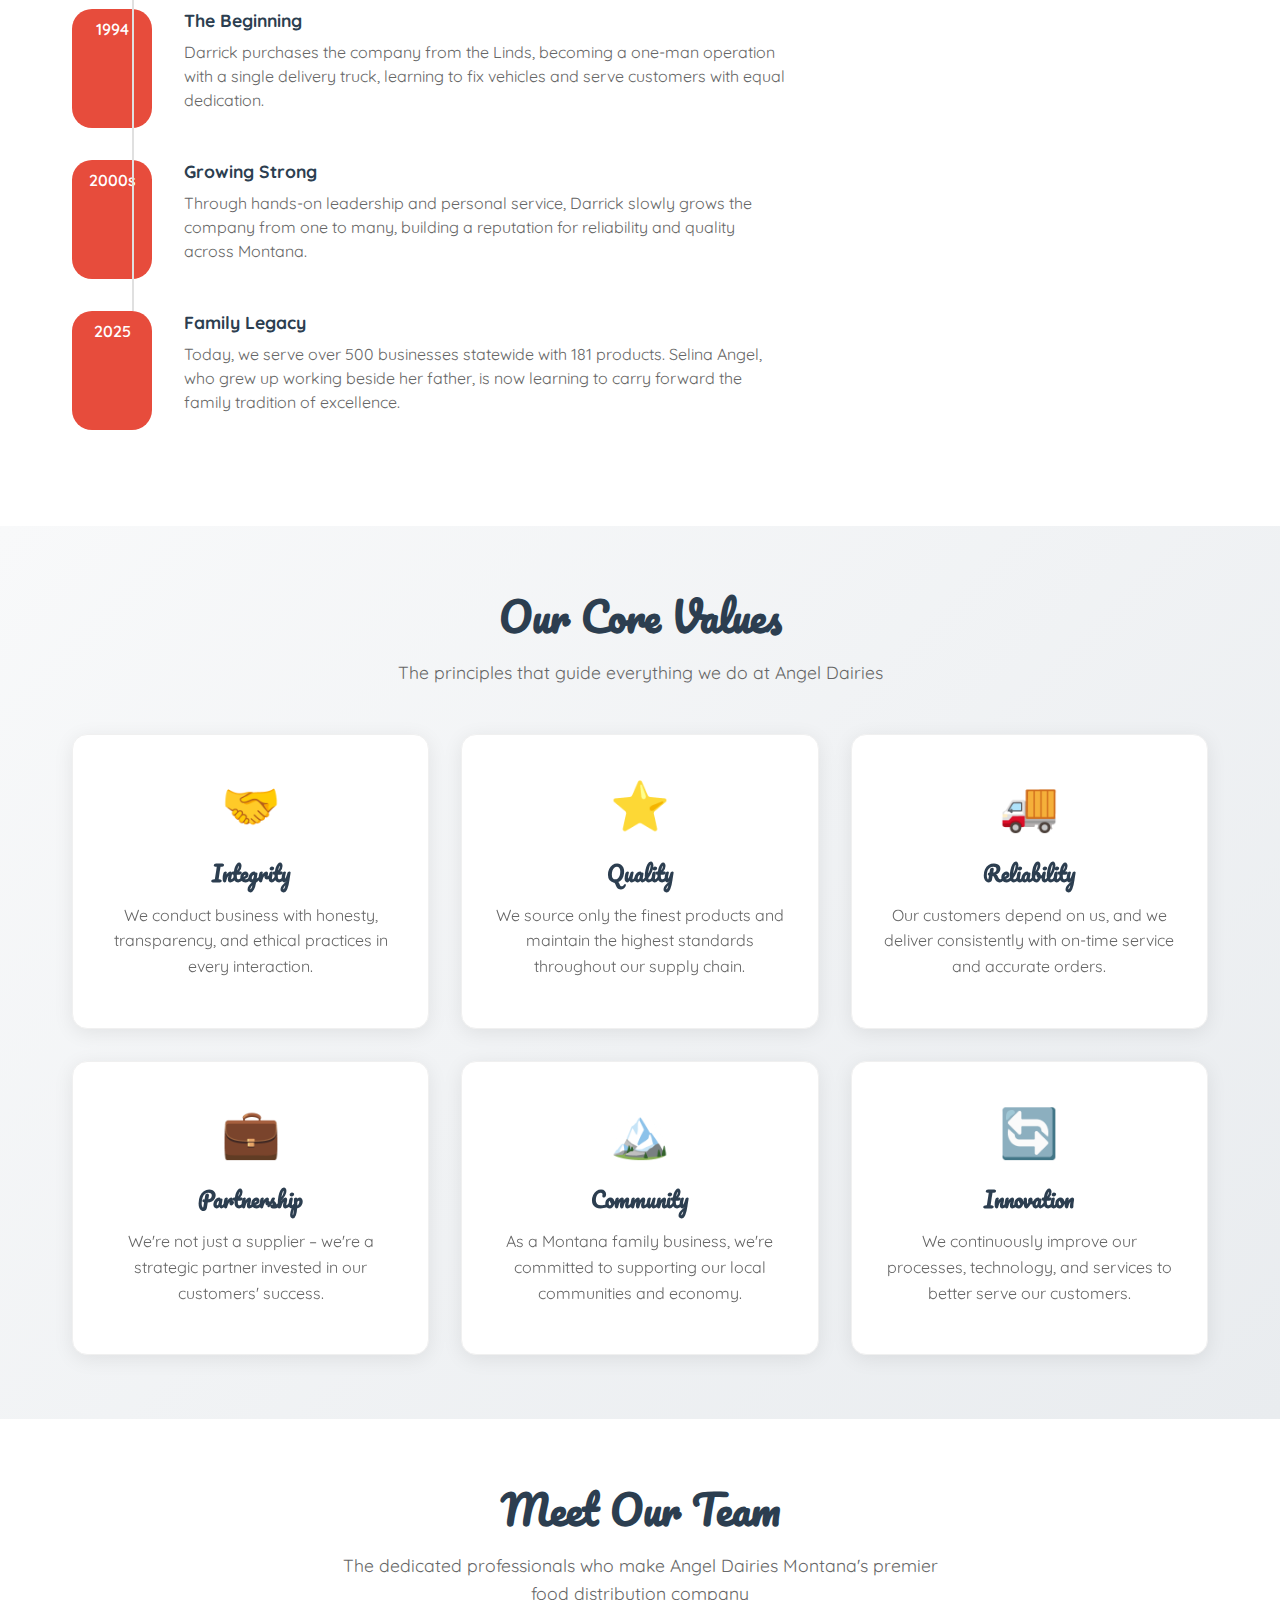
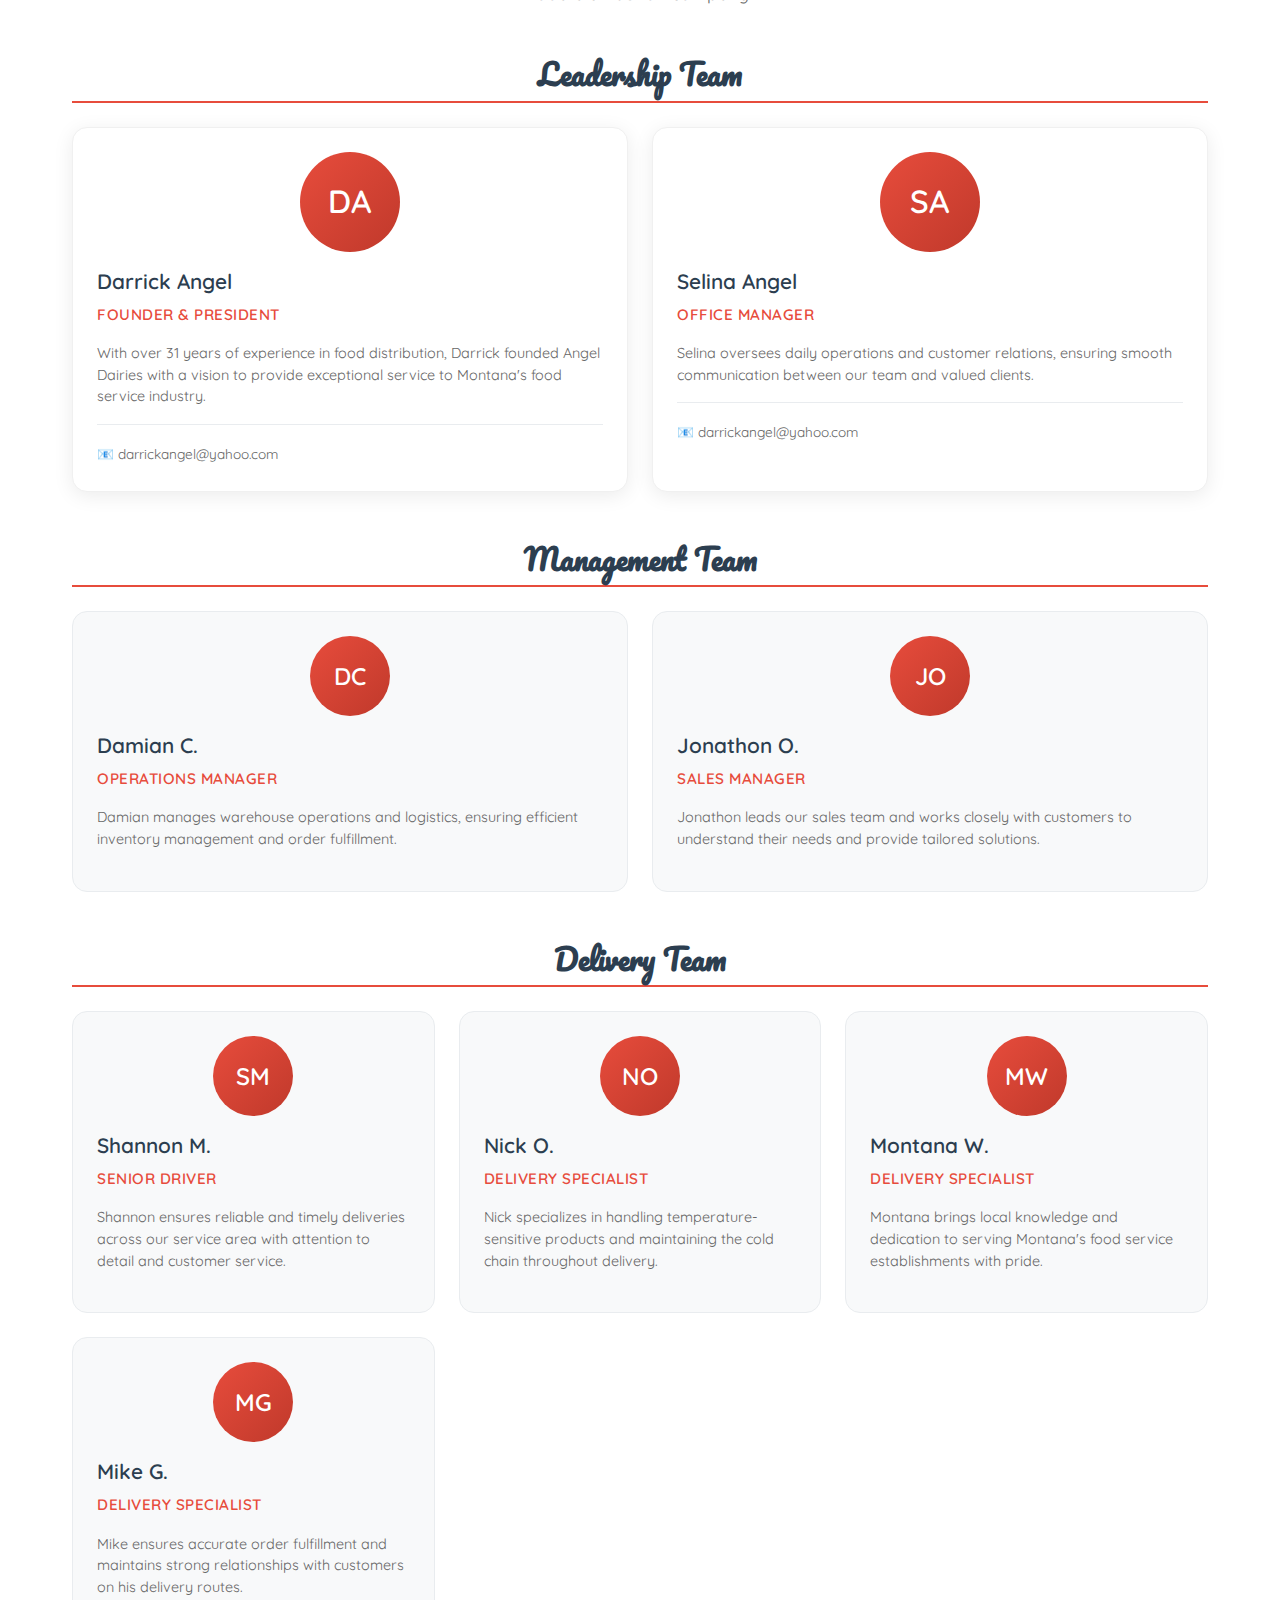
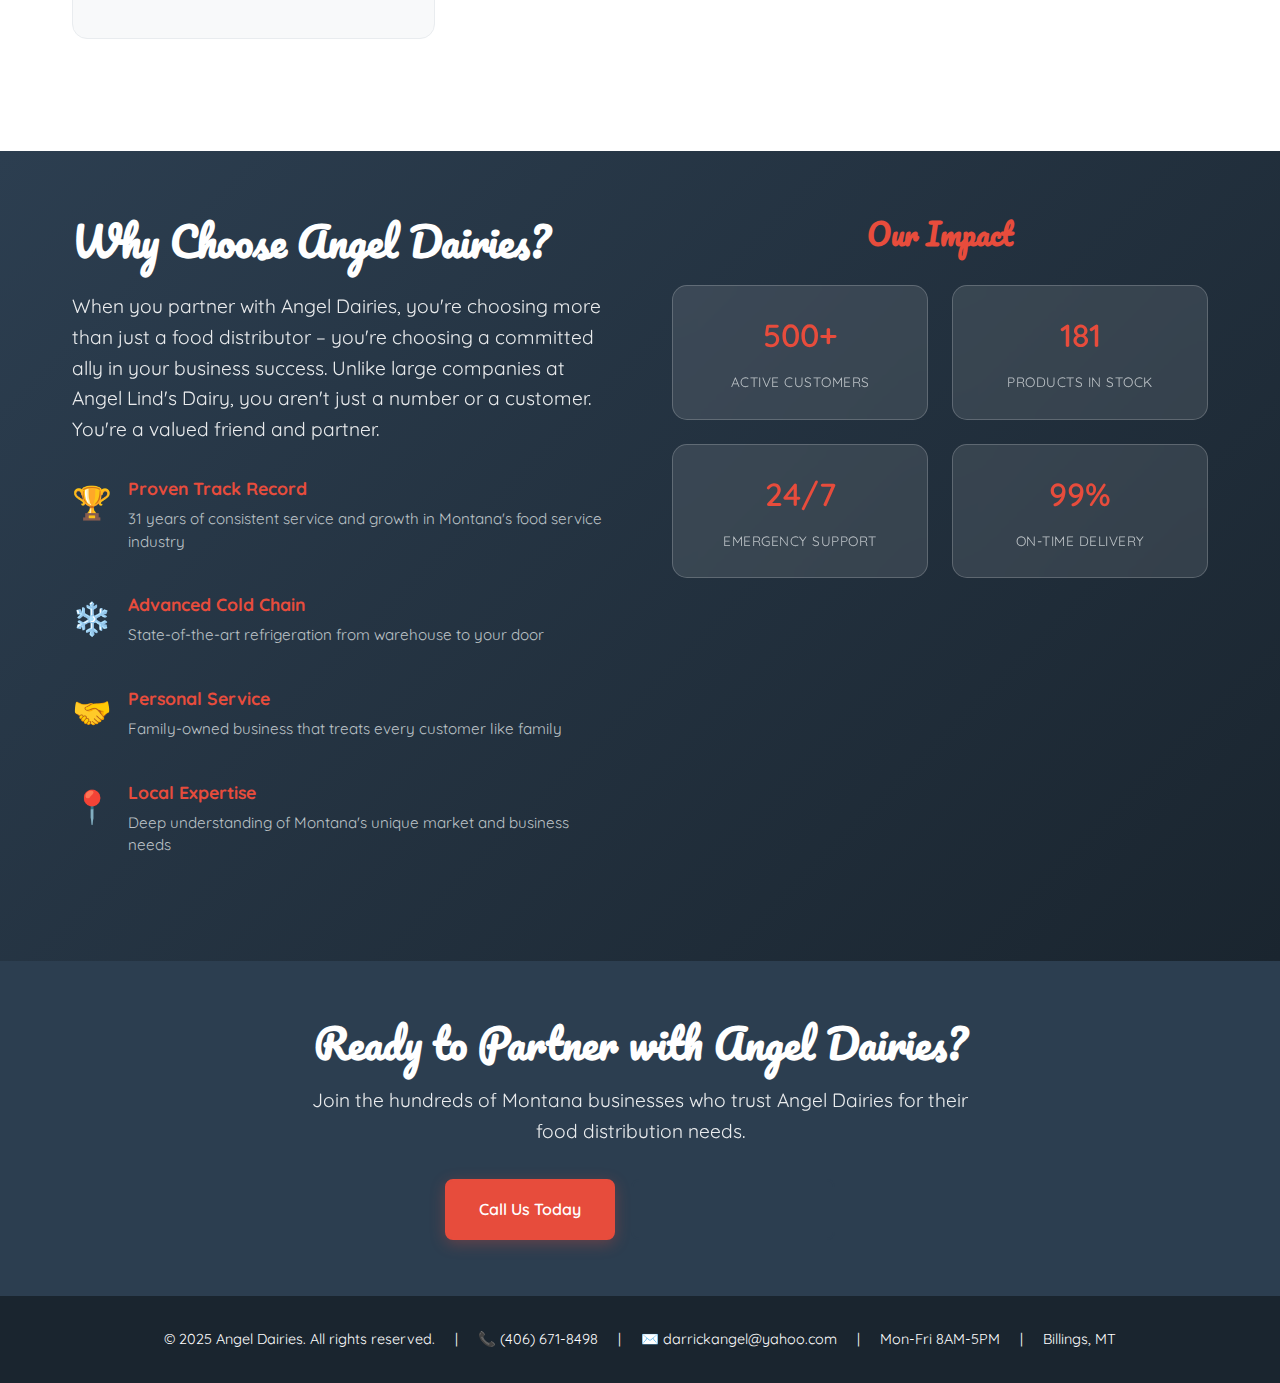
<file: team.html>
<!--
====================================================
 Angel Dairies - About Us Page
====================================================
-->
<!DOCTYPE html>
<html lang="en">
<head>
    <meta charset="UTF-8">
    <meta name="viewport" content="width=device-width, initial-scale=1.0">
    <title>About Angel Dairies - Montana's Premier Food Distribution Partner</title>
    <!-- Favicon for browser tab -->
    <link rel="icon" type="image/png" href="angel-inc-logo.png" sizes="32x32" />
    <!-- Performance: preconnect to Google Fonts -->
    <link rel="preconnect" href="https://fonts.googleapis.com">
    <link rel="preconnect" href="https://fonts.gstatic.com" crossorigin>
    <!-- Google Fonts: Quicksand for body, Pacifico for headings -->
    <link href="https://fonts.googleapis.com/css2?family=Pacifico&family=Quicksand:wght@400;600&display=swap" rel="stylesheet">
    <!-- SEO: comprehensive description -->
    <meta name="description" content="Learn about Angel Dairies (formerly Angel-Linds Dairy) - Montana's trusted family-owned food distribution company serving the food service industry since 1994. Meet our team, discover our story, and explore our mission.">
    <link rel="stylesheet" href="styles.css"> <!-- Main CSS -->
</head>
<body>
    <!-- =============================
         Navigation Bar
    ============================= -->
    <nav class="navbar" role="navigation" aria-label="Main navigation">
        <div class="container">
            <div class="logo">
                <span class="logo-text">Angel Dairies</span>
            </div>
            <button class="nav-toggle" id="navToggle" aria-controls="navLinks" aria-expanded="false" aria-label="Toggle navigation" onclick="toggleMenu()">☰</button>
            <ul class="nav-links" id="navLinks">
                <li><a href="index.html">Home</a></li>
                <li class="nav-dropdown">
                    <a href="products.html">Products ▼</a>
                    <ul class="dropdown-menu">
                        <li><a href="products.html#butter-title">Butter & Margarine</a></li>
                        <li><a href="products.html#cheese-title">Cheese</a></li>
                        <li><a href="products.html#meats-title">Meats</a></li>
                        <li><a href="products.html#dips-title">Dips & Spreads</a></li>
                        <li><a href="products.html#drinks-title">Drinks & Juices</a></li>
                        <li><a href="products.html#chocmilk-title">Flavored Milk</a></li>
                        <li><a href="products.html#milk-title">Milk & Dairy</a></li>
                        <li><a href="products.html#icecream-title">Ice Cream</a></li>
                        <li><a href="products.html#wilcoxons-title">Wilcoxons Products</a></li>
                        <li><a href="products.html#misc-title">Sides</a></li>
                    </ul>
                </li>
                <li><a href="team.html" class="active">About</a></li>
                <li><a href="services.html">Services</a></li>
                <li><a href="recipes.html">Recipes</a></li>
            </ul>
        </div>
    </nav>

    <!-- =============================
         Hero Section
    ============================= -->
    <section class="about-hero">
        <div class="container">
            <div class="hero-content">
                <div class="hero-text">
                    <h1>About Angel Dairies</h1>
                    <p class="hero-subtitle">Montana's trusted family-owned food distribution partner, serving the food service industry with excellence since 1994.</p>
                    <div class="hero-cta">
                        <a href="#our-story" class="cta-primary">Our Story</a>
                        <a href="#meet-team" class="cta-secondary">Meet Our Team</a>
                    </div>
                </div>
                <div class="hero-image">
                    <div class="hero-stats">
                        <div class="stat-item">
                            <span class="stat-number">31+</span>
                            <span class="stat-label">Years of Service</span>
                        </div>
                        <div class="stat-item">
                            <span class="stat-number">500+</span>
                            <span class="stat-label">Businesses Served</span>
                        </div>
                        <div class="stat-item">
                            <span class="stat-number">181</span>
                            <span class="stat-label">Products Available</span>
                        </div>
                    </div>
                </div>
            </div>
        </div>
    </section>

    <!-- =============================
         Our Story Section
    ============================= -->
    <section class="our-story" id="our-story">
        <div class="container">
            <div class="story-content">
                <div class="story-text">
                    <h2>Our Story</h2>
                    <p class="story-lead">Angel Dairies, formerly known as Angel-Linds Dairy, began with a young man's determination and a vision for serving Montana's food service industry. In 1990, while still in high school, Darrick Angel started working for the Lind family, learning the food distribution business from the ground up. Four years later, in 1994, that ambitious young man purchased the company and embarked on a remarkable journey that would span three decades.</p>
                    
                    <p>What started as a one-man operation became a testament to hard work, dedication, and the power of family. Darrick taught himself every aspect of the business – from fixing delivery trucks in the garage to building lasting relationships with customers. Through determination and an unwavering commitment to quality service, he slowly grew Angel Dairies from a single-truck operation into Montana's trusted food distribution partner.</p>
                    
                    <p>Today, the Angel family legacy continues as Darrick's daughter, Selina Angel, who grew up working alongside her father, is learning to take over the company. This seamless transition represents more than just business succession – it's the continuation of a family tradition built on integrity, hard work, and an unshakeable commitment to serving Montana's food service community.</p>
                    
                    <div class="story-timeline">
                        <div class="timeline-item">
                            <div class="timeline-year">1990</div>
                            <div class="timeline-content">
                                <h4>Learning the Trade</h4>
                                <p>High school student Darrick Angel begins working for the Lind family, immersing himself in every aspect of food distribution and building the foundation for his future.</p>
                            </div>
                        </div>
                        <div class="timeline-item">
                            <div class="timeline-year">1994</div>
                            <div class="timeline-content">
                                <h4>The Beginning</h4>
                                <p>Darrick purchases the company from the Linds, becoming a one-man operation with a single delivery truck, learning to fix vehicles and serve customers with equal dedication.</p>
                            </div>
                        </div>
                        <div class="timeline-item">
                            <div class="timeline-year">2000s</div>
                            <div class="timeline-content">
                                <h4>Growing Strong</h4>
                                <p>Through hands-on leadership and personal service, Darrick slowly grows the company from one to many, building a reputation for reliability and quality across Montana.</p>
                            </div>
                        </div>
                        <div class="timeline-item">
                            <div class="timeline-year">2025</div>
                            <div class="timeline-content">
                                <h4>Family Legacy</h4>
                                <p>Today, we serve over 500 businesses statewide with 181 products. Selina Angel, who grew up working beside her father, is now learning to carry forward the family tradition of excellence.</p>
                            </div>
                        </div>
                    </div>
                </div>
                <div class="story-image">
                    <div class="story-card">
                        <h3>Our Mission</h3>
                        <p>"To be Montana's most trusted food distribution partner by delivering exceptional products, reliable service, and building lasting relationships that help our customers succeed."</p>
                        <cite>- Darrick Angel, Founder & President</cite>
                    </div>
                </div>
            </div>
        </div>
    </section>

    <!-- =============================
         Our Values Section
    ============================= -->
    <section class="our-values">
        <div class="container">
            <div class="values-header">
                <h2>Our Core Values</h2>
                <p>The principles that guide everything we do at Angel Dairies</p>
            </div>
            <div class="values-grid">
                <div class="value-card">
                    <div class="value-icon">🤝</div>
                    <h3>Integrity</h3>
                    <p>We conduct business with honesty, transparency, and ethical practices in every interaction.</p>
                </div>
                <div class="value-card">
                    <div class="value-icon">⭐</div>
                    <h3>Quality</h3>
                    <p>We source only the finest products and maintain the highest standards throughout our supply chain.</p>
                </div>
                <div class="value-card">
                    <div class="value-icon">🚚</div>
                    <h3>Reliability</h3>
                    <p>Our customers depend on us, and we deliver consistently with on-time service and accurate orders.</p>
                </div>
                <div class="value-card">
                    <div class="value-icon">💼</div>
                    <h3>Partnership</h3>
                    <p>We're not just a supplier – we're a strategic partner invested in our customers' success.</p>
                </div>
                <div class="value-card">
                    <div class="value-icon">🏔️</div>
                    <h3>Community</h3>
                    <p>As a Montana family business, we're committed to supporting our local communities and economy.</p>
                </div>
                <div class="value-card">
                    <div class="value-icon">🔄</div>
                    <h3>Innovation</h3>
                    <p>We continuously improve our processes, technology, and services to better serve our customers.</p>
                </div>
            </div>
        </div>
    </section>
    <!-- =============================
         Meet Our Team Section
    ============================= -->
    <section class="meet-team" id="meet-team">
        <div class="container">
            <div class="team-header">
                <h2>Meet Our Team</h2>
                <p>The dedicated professionals who make Angel Dairies Montana's premier food distribution company</p>
            </div>
            
            <div class="team-list redesigned-team-list">
                <!-- Leadership -->
                <section class="team-group" aria-labelledby="leadership-title">
                    <h3 class="team-group-title" id="leadership-title">Leadership Team</h3>
                    <div class="team-group-row">
                        <article class="team-member-card featured">
                            <div class="member-photo">
                                <div class="photo-placeholder">DA</div>
                            </div>
                            <div class="member-info">
                                <h4>Darrick Angel</h4>
                                <p class="member-title">Founder & President</p>
                                <p class="member-description">With over 31 years of experience in food distribution, Darrick founded Angel Dairies with a vision to provide exceptional service to Montana's food service industry.</p>
                                <div class="member-contact">
                                    <span>📧 darrickangel@yahoo.com</span>
                                </div>
                            </div>
                        </article>
                        
                        <article class="team-member-card featured">
                            <div class="member-photo">
                                <div class="photo-placeholder">SA</div>
                            </div>
                            <div class="member-info">
                                <h4>Selina Angel</h4>
                                <p class="member-title">Office Manager</p>
                                <p class="member-description">Selina oversees daily operations and customer relations, ensuring smooth communication between our team and valued clients.</p>
                                <div class="member-contact">
                                    <span>📧 darrickangel@yahoo.com</span>
                                </div>
                            </div>
                        </article>
                    </div>
                </section>

                <!-- Management -->
                <section class="team-group" aria-labelledby="management-title">
                    <h3 class="team-group-title" id="management-title">Management Team</h3>
                    <div class="team-group-row">
                        <article class="team-member-card">
                            <div class="member-photo">
                                <div class="photo-placeholder">DC</div>
                            </div>
                            <div class="member-info">
                                <h4>Damian C.</h4>
                                <p class="member-title">Operations Manager</p>
                                <p class="member-description">Damian manages warehouse operations and logistics, ensuring efficient inventory management and order fulfillment.</p>
                            </div>
                        </article>
                        
                        <article class="team-member-card">
                            <div class="member-photo">
                                <div class="photo-placeholder">JO</div>
                            </div>
                            <div class="member-info">
                                <h4>Jonathon O.</h4>
                                <p class="member-title">Sales Manager</p>
                                <p class="member-description">Jonathon leads our sales team and works closely with customers to understand their needs and provide tailored solutions.</p>
                            </div>
                        </article>
                    </div>
                </section>

                <!-- Delivery Team -->
                <section class="team-group" aria-labelledby="drivers-title">
                    <h3 class="team-group-title" id="drivers-title">Delivery Team</h3>
                    <div class="team-group-row">
                        <article class="team-member-card">
                            <div class="member-photo">
                                <div class="photo-placeholder">SM</div>
                            </div>
                            <div class="member-info">
                                <h4>Shannon M.</h4>
                                <p class="member-title">Senior Driver</p>
                                <p class="member-description">Shannon ensures reliable and timely deliveries across our service area with attention to detail and customer service.</p>
                            </div>
                        </article>
                        
                        <article class="team-member-card">
                            <div class="member-photo">
                                <div class="photo-placeholder">NO</div>
                            </div>
                            <div class="member-info">
                                <h4>Nick O.</h4>
                                <p class="member-title">Delivery Specialist</p>
                                <p class="member-description">Nick specializes in handling temperature-sensitive products and maintaining the cold chain throughout delivery.</p>
                            </div>
                        </article>
                        
                        <article class="team-member-card">
                            <div class="member-photo">
                                <div class="photo-placeholder">MW</div>
                            </div>
                            <div class="member-info">
                                <h4>Montana W.</h4>
                                <p class="member-title">Delivery Specialist</p>
                                <p class="member-description">Montana brings local knowledge and dedication to serving Montana's food service establishments with pride.</p>
                            </div>
                        </article>
                        
                        <article class="team-member-card">
                            <div class="member-photo">
                                <div class="photo-placeholder">MG</div>
                            </div>
                            <div class="member-info">
                                <h4>Mike G.</h4>
                                <p class="member-title">Delivery Specialist</p>
                                <p class="member-description">Mike ensures accurate order fulfillment and maintains strong relationships with customers on his delivery routes.</p>
                            </div>
                        </article>
                    </div>
                </section>
            </div>
        </div>
    </section>

    <!-- =============================
         Why Choose Us Section
    ============================= -->
    <section class="why-choose-about">
        <div class="container">
            <div class="choose-content">
                <div class="choose-text">
                    <h2>Why Choose Angel Dairies?</h2>
                    <p class="choose-lead">When you partner with Angel Dairies, you're choosing more than just a food distributor – you're choosing a committed ally in your business success. Unlike large companies at Angel Lind's Dairy, you aren't just a number or a customer. You're a valued friend and partner.</p>
                    
                    <div class="choose-features">
                        <div class="feature-item">
                            <div class="feature-icon">🏆</div>
                            <div class="feature-content">
                                <h4>Proven Track Record</h4>
                                <p>31 years of consistent service and growth in Montana's food service industry</p>
                            </div>
                        </div>
                        
                        <div class="feature-item">
                            <div class="feature-icon">❄️</div>
                            <div class="feature-content">
                                <h4>Advanced Cold Chain</h4>
                                <p>State-of-the-art refrigeration from warehouse to your door</p>
                            </div>
                        </div>
                        
                        <div class="feature-item">
                            <div class="feature-icon">🤝</div>
                            <div class="feature-content">
                                <h4>Personal Service</h4>
                                <p>Family-owned business that treats every customer like family</p>
                            </div>
                        </div>
                        
                        <div class="feature-item">
                            <div class="feature-icon">📍</div>
                            <div class="feature-content">
                                <h4>Local Expertise</h4>
                                <p>Deep understanding of Montana's unique market and business needs</p>
                            </div>
                        </div>
                    </div>
                </div>
                
                <div class="choose-stats">
                    <h3>Our Impact</h3>
                    <div class="stats-grid">
                        <div class="stat-card">
                            <span class="stat-number">500+</span>
                            <span class="stat-label">Active Customers</span>
                        </div>
                        <div class="stat-card">
                            <span class="stat-number">181</span>
                            <span class="stat-label">Products in Stock</span>
                        </div>
                        <div class="stat-card">
                            <span class="stat-number">24/7</span>
                            <span class="stat-label">Emergency Support</span>
                        </div>
                        <div class="stat-card">
                            <span class="stat-number">99%</span>
                            <span class="stat-label">On-Time Delivery</span>
                        </div>
                    </div>
                </div>
            </div>
        </div>
    </section>

    <!-- =============================
         Call to Action Section
    ============================= -->
    <section class="about-cta">
        <div class="container">
            <div class="cta-content">
                <h2>Ready to Partner with Angel Dairies?</h2>
                <p>Join the hundreds of Montana businesses who trust Angel Dairies for their food distribution needs.</p>
                <div class="cta-buttons">
                    <a href="tel:+14066718498" class="btn-primary">Call Us Today</a>
                    <a href="services.html" class="btn-secondary">View Our Services</a>
                </div>
            </div>
        </div>
    </section>

    <!-- =============================
         Footer
    ============================= -->
    <footer>
        <div class="footer-content">
            <span>© 2025 Angel Dairies. All rights reserved.</span>
            <span>|</span>
            <span>📞 <a href="tel:+14066718498">(406) 671-8498</a></span>
            <span>|</span>
            <span>✉️ darrickangel@yahoo.com</span>
            <span>|</span>
            <span>Mon-Fri 8AM-5PM</span>
            <span>|</span>
            <span>Billings, MT</span>
        </div>
    </footer>

     <!-- =============================
         Persistent Phone Button
    ============================= -->
    <!-- Phone CTA: explicit aria-label and role for screen readers -->
    <a href="tel:+14066718498" class="phone-btn" id="phoneBtn" role="button" aria-label="Call Angel Dairies at 406 671 8498">
        <span aria-hidden="true">📞</span>
        <span class="sr-only">(406) 671-8498</span>
    </a>

    <!-- =============================
         JavaScript
    ============================= -->
    <script src="script.js"></script> <!-- Main JS -->
</body>
</html>
</file>
<file: styles.css>
/* ====================================================
   Angel Dairies - Professional Website Stylesheet
   
   Author: Angel Dairies Development Team
   Version: 2.0
   Last Updated: November 2025
   
   Table of Contents:
   1. CSS Reset & Base Styles
   2. Typography & Layout
   3. Navigation Components
   4. Hero & Header Sections
   5. Product Components
   6. Services Components
   7. Footer & Contact Elements
   8. Interactive Elements & Buttons
   9. Mobile Responsive Design
   10. Utility Classes
==================================================== */

/* =============================
   1. CSS RESET & BASE STYLES
============================= */

/* Universal box-sizing and reset */
* {
    margin: 0;
    padding: 0;
    box-sizing: border-box;
}

/* Remove default list styling */
ul, ol {
    list-style: none;
}

/* Remove default link styling */
a {
    text-decoration: none;
    color: inherit;
}

/* Ensure images are responsive */
img {
    max-width: 100%;
    height: auto;
}

/* =============================
   2. TYPOGRAPHY & LAYOUT
============================= */

/* Main body styling with professional font stack */
body {
    font-family: 'Quicksand', 'Segoe UI', Tahoma, Geneva, Verdana, sans-serif;
    line-height: 1.6;
    color: #333;
    background-color: #fff;
    font-size: 16px;
    font-weight: 400;
}

/* Smooth scrolling for anchor links */
html {
    scroll-behavior: smooth;
}

/* Container for consistent max-width and centering */
.container {
    max-width: 1200px;
    margin: 0 auto;
    padding: 0 2rem;
}

/* Heading typography hierarchy */
h1, h2, h3, h4, h5, h6 {
    margin-bottom: 1rem;
    line-height: 1.3;
}

h1 {
    font-size: 2.5rem;
    font-weight: 600;
}

h2 {
    font-size: 2rem;
    font-weight: 600;
}

h3 {
    font-size: 1.5rem;
    font-weight: 600;
}

/* Paragraph spacing */
p {
    margin-bottom: 1rem;
}

/* Screen reader only content */
.sr-only {
    position: absolute;
    width: 1px;
    height: 1px;
    padding: 0;
    margin: -1px;
    overflow: hidden;
    clip: rect(0, 0, 0, 0);
    white-space: nowrap;
    border: 0;
}

/* =============================
   3. NAVIGATION COMPONENTS
============================= */

/* Main navigation bar */
.navbar {
    background: linear-gradient(135deg, #1a252f 0%, #2c3e50 100%);
    padding: 1rem 0;
    position: sticky;
    top: 0;
    z-index: 1000;
    box-shadow: 0 2px 20px rgba(0,0,0,0.1);
}

/* Navigation container layout */
.navbar .container {
    display: flex;
    justify-content: space-between;
    align-items: center;
}

/* Logo styling */
.logo {
    font-family: 'Pacifico', cursive;
    font-size: 1.8rem;
    color: white;
    font-weight: normal;
}

.logo-text {
    color: #e74c3c;
    text-shadow: 2px 2px 4px rgba(0,0,0,0.3);
}

/* Navigation links container */
.nav-links {
    display: flex;
    align-items: center;
    gap: 2rem;
}

/* Individual navigation links */
.nav-links a {
    color: white;
    padding: 0.5rem 1rem;
    border-radius: 5px;
    transition: all 0.3s ease;
    font-weight: 500;
}

/* Navigation link hover effects */
.nav-links a:hover {
    background: rgba(255,255,255,0.1);
    transform: translateY(-2px);
}

/* Active navigation link */
.nav-links a.active {
    background: #e74c3c;
    color: white;
}

/* Call-to-action navigation button */
.nav-cta {
    background: #e74c3c !important;
    color: white !important;
    font-weight: 600 !important;
    padding: 0.7rem 1.5rem !important;
    border-radius: 25px !important;
}

.nav-cta:hover {
    background: #c0392b !important;
    transform: translateY(-2px);
    box-shadow: 0 5px 15px rgba(231,76,60,0.3);
}

/* Mobile navigation toggle button */
.nav-toggle {
    display: none;
    background: transparent;
    border: none;
    color: white;
    font-size: 1.5rem;
    cursor: pointer;
    padding: 0.5rem;
}

/* Dropdown navigation */
.nav-dropdown {
    position: relative;
}

.dropdown-menu {
    position: absolute;
    top: 100%;
    left: 0;
    background: #2c3e50;
    min-width: 200px;
    border-radius: 8px;
    box-shadow: 0 4px 20px rgba(0,0,0,0.2);
    opacity: 0;
    visibility: hidden;
    transform: translateY(-10px);
    transition: all 0.3s ease;
    z-index: 1001;
}

.nav-dropdown:hover .dropdown-menu {
    opacity: 1;
    visibility: visible;
    transform: translateY(0);
}

.dropdown-menu li {
    margin: 0;
}

.dropdown-menu a {
    display: block;
    padding: 0.8rem 1rem;
    color: white;
    border-radius: 0;
    margin: 0;
}

.dropdown-menu a:hover {
    background: #e74c3c;
}

/* =============================
   4. HERO & HEADER SECTIONS
============================= */

/* Professional hero section */
.hero-professional {
    background: linear-gradient(135deg, #f8f9fa 0%, #e9ecef 100%);
    padding: 4rem 0;
    min-height: 80vh;
    display: flex;
    align-items: center;
}

/* Hero content grid layout */
.hero-content {
    display: grid;
    grid-template-columns: 1fr 1fr;
    gap: 4rem;
    align-items: center;
}

/* Hero text content */
.hero-text h1 {
    font-family: 'Pacifico', cursive;
    font-size: 3.5rem;
    color: #2c3e50;
    margin-bottom: 1.5rem;
    line-height: 1.2;
}

.hero-subtitle {
    font-size: 1.3rem;
    color: #666;
    margin-bottom: 2rem;
    line-height: 1.6;
}

/* Hero image container */
.hero-image {
    text-align: center;
    position: relative;
}

.hero-image img {
    max-width: 100%;
    height: auto;
    border-radius: 20px;
    box-shadow: 0 20px 40px rgba(0,0,0,0.1);
}

/* Hero logo specific styling */
.hero-logo {
    max-width: 400px !important;
    width: 100%;
    height: auto;
    border-radius: 20px;
    box-shadow: 0 20px 40px rgba(0,0,0,0.15);
    background: white;
    padding: 2rem;
    transition: all 0.3s ease;
    filter: brightness(1.2) contrast(1.1);
}

.hero-logo:hover {
    transform: translateY(-5px);
    box-shadow: 0 25px 50px rgba(0,0,0,0.2);
    filter: brightness(1.3) contrast(1.15);
}

/* Services hero section */
.services-hero {
    background: linear-gradient(135deg, #f8f9fa 0%, #e9ecef 100%);
    padding: 4rem 0;
    text-align: center;
}

.services-hero .hero-content h1 {
    font-family: 'Pacifico', cursive;
    font-size: 3rem;
    color: #2c3e50;
    margin-bottom: 1rem;
}

.services-hero .hero-subtitle {
    font-size: 1.2rem;
    color: #666;
    max-width: 600px;
    margin: 0 auto;
    line-height: 1.6;
}

/* Products page header */
.products-header {
    text-align: center;
    padding: 3rem 0 2rem;
    background: linear-gradient(135deg, #f8f9fa 0%, #e9ecef 100%);
}

.products-header h1 {
    font-family: 'Pacifico', cursive;
    font-size: 3rem;
    color: #2c3e50;
    margin-bottom: 1rem;
}

.products-subtitle {
    font-size: 1.2rem;
    color: #666;
    max-width: 600px;
    margin: 0 auto;
}

/* =============================
   5. PRODUCT COMPONENTS
============================= */

/* Products page layout */
.products-page {
    background: #f8f9fa;
    min-height: 100vh;
}

/* Products layout with sidebar */
.products-layout {
    display: flex;
    gap: 2rem;
    padding: 2rem 0;
    align-items: flex-start;
}

/* Product search and filter controls */
.product-controls {
    display: flex;
    justify-content: space-between;
    align-items: center;
    margin-bottom: 2rem;
    flex-wrap: wrap;
    gap: 1rem;
}

/* Search container styling */
.search-container {
    position: relative;
    max-width: 400px;
    flex: 1;
}

.search-container input {
    width: 100%;
    padding: 1rem 3rem 1rem 1rem;
    border: 2px solid #e0e0e0;
    border-radius: 25px;
    font-size: 1rem;
    transition: all 0.3s ease;
    background: white;
}

.search-container input:focus {
    outline: none;
    border-color: #e74c3c;
    box-shadow: 0 0 0 3px rgba(231,76,60,0.1);
}

.search-icon {
    position: absolute;
    right: 1rem;
    top: 50%;
    transform: translateY(-50%);
    font-size: 1.2rem;
    color: #666;
    pointer-events: none;
}

/* Clear filters button */
.clear-btn {
    background: #e74c3c;
    color: white;
    border: none;
    padding: 0.7rem 1.5rem;
    border-radius: 20px;
    cursor: pointer;
    font-weight: 600;
    transition: all 0.3s ease;
}

.clear-btn:hover {
    background: #c0392b;
    transform: translateY(-1px);
}

/* Product sidebar navigation */
.product-sidebar {
    width: 250px;
    flex-shrink: 0;
    position: sticky;
    top: 100px;
    height: fit-content;
    max-height: calc(100vh - 120px);
    overflow-y: auto;
    background: white;
    border-radius: 15px;
    box-shadow: 0 4px 20px rgba(0,0,0,0.08);
    border: 1px solid #f0f0f0;
}

/* Sidebar header */
.sidebar-header {
    padding: 1.5rem 1.5rem 1rem;
    border-bottom: 1px solid #f0f0f0;
}

.sidebar-header h3 {
    font-family: 'Pacifico', cursive;
    font-size: 1.4rem;
    color: #2c3e50;
    margin: 0;
    text-align: center;
}

/* Sidebar navigation */
.sidebar-nav {
    padding: 1rem 0;
}

/* Sidebar navigation links */
.sidebar-link {
    display: flex;
    align-items: center;
    padding: 0.8rem 1.5rem;
    text-decoration: none;
    color: #666;
    transition: all 0.3s ease;
    border-left: 3px solid transparent;
    gap: 1rem;
}

.sidebar-link:hover {
    background: #f8f9fa;
    color: #2c3e50;
    border-left-color: #e74c3c;
}

.sidebar-icon {
    font-size: 1.2rem;
    flex-shrink: 0;
}

.sidebar-text {
    font-weight: 500;
}

/* Main products content area */
.products-content {
    flex: 1;
    min-width: 0;
}

/* Product list styling */
.product-list {
    background: white;
    border-radius: 15px;
    padding: 2rem;
    box-shadow: 0 4px 20px rgba(0,0,0,0.08);
}

/* Product group sections */
.product-group {
    margin-bottom: 3rem;
    padding: 2rem;
    background: white;
    border-radius: 15px;
    box-shadow: 0 2px 10px rgba(0,0,0,0.05);
    border: 1px solid #f0f0f0;
}

/* Product group titles */
.product-group-title {
    font-family: 'Pacifico', cursive;
    font-size: 2rem;
    color: #2c3e50;
    margin-bottom: 1.5rem;
    padding-bottom: 1rem;
    border-bottom: 3px solid #e74c3c;
    position: relative;
}

.product-group-title::after {
    content: '';
    position: absolute;
    bottom: -3px;
    left: 0;
    width: 60px;
    height: 3px;
    background: #c0392b;
}

/* Product grid layout */
.product-group-row {
    display: grid;
    grid-template-columns: repeat(auto-fill, minmax(250px, 1fr));
    gap: 1rem;
    margin-top: 1.5rem;
}

/* Individual product cards */
.product-card {
    background: #f8f9fa;
    border: 1px solid #e9ecef;
    border-radius: 8px;
    padding: 1rem;
    text-align: center;
    transition: all 0.3s ease;
    cursor: pointer;
}

.product-card:hover {
    background: #e74c3c;
    color: white;
    transform: translateY(-2px);
    box-shadow: 0 4px 15px rgba(231,76,60,0.3);
}

.product-card span {
    font-weight: 500;
    font-size: 0.95rem;
}

/* Mobile categories toggle button */
.categories-toggle {
    display: none;
    background: #2c3e50;
    color: white;
    border: none;
    padding: 0.8rem 1.5rem;
    border-radius: 8px;
    font-family: 'Quicksand', sans-serif;
    font-weight: 600;
    font-size: 1rem;
    cursor: pointer;
    transition: all 0.3s ease;
    margin-top: 1rem;
    width: 100%;
    max-width: 300px;
}

.categories-toggle:hover {
    background: #34495e;
    transform: translateY(-1px);
}

/* =============================
   6. SERVICES & ABOUT COMPONENTS
============================= */

/* About page hero section */
.about-hero {
    background: linear-gradient(135deg, #f8f9fa 0%, #e9ecef 100%);
    padding: 4rem 0;
    min-height: 80vh;
    display: flex;
    align-items: center;
}

/* About hero content layout */
.about-hero .hero-content {
    display: grid;
    grid-template-columns: 1fr 1fr;
    gap: 4rem;
    align-items: center;
}

.about-hero .hero-text h1 {
    font-family: 'Pacifico', cursive;
    font-size: 3.5rem;
    color: #2c3e50;
    margin-bottom: 1.5rem;
    line-height: 1.2;
}

/* Hero statistics display */
.hero-stats {
    background: white;
    border-radius: 20px;
    padding: 2rem;
    box-shadow: 0 20px 40px rgba(0,0,0,0.1);
    display: grid;
    grid-template-columns: 1fr;
    gap: 1.5rem;
}

.stat-item {
    text-align: center;
    padding: 1rem;
}

.stat-number {
    display: block;
    font-size: 2.5rem;
    font-weight: 600;
    color: #e74c3c;
    font-family: 'Pacifico', cursive;
}

.stat-label {
    font-size: 0.9rem;
    color: #666;
    text-transform: uppercase;
    letter-spacing: 0.5px;
}

/* Our Story section */
.our-story {
    padding: 4rem 0;
    background: white;
}

.story-content {
    display: grid;
    grid-template-columns: 2fr 1fr;
    gap: 4rem;
    align-items: start;
}

.story-text h2 {
    font-family: 'Pacifico', cursive;
    font-size: 2.5rem;
    color: #2c3e50;
    margin-bottom: 1.5rem;
}

.story-lead {
    font-size: 1.2rem;
    color: #555;
    margin-bottom: 2rem;
    line-height: 1.6;
}

/* Timeline styling */
.story-timeline {
    margin-top: 2rem;
}

.timeline-item {
    display: flex;
    margin-bottom: 2rem;
    position: relative;
}

.timeline-item::before {
    content: '';
    position: absolute;
    left: 60px;
    top: 0;
    bottom: -2rem;
    width: 2px;
    background: #e0e0e0;
}

.timeline-item:last-child::before {
    display: none;
}

.timeline-year {
    background: #e74c3c;
    color: white;
    padding: 0.5rem 1rem;
    border-radius: 20px;
    font-weight: 600;
    width: 80px;
    text-align: center;
    flex-shrink: 0;
    margin-right: 2rem;
}

.timeline-content h4 {
    color: #2c3e50;
    margin-bottom: 0.5rem;
    font-size: 1.1rem;
}

.timeline-content p {
    color: #666;
    line-height: 1.5;
}

/* Story image and mission card */
.story-image {
    position: sticky;
    top: 2rem;
}

.story-card {
    background: linear-gradient(135deg, #2c3e50 0%, #1a252f 100%);
    color: white;
    padding: 2rem;
    border-radius: 20px;
    text-align: center;
    box-shadow: 0 20px 40px rgba(0,0,0,0.1);
}

.story-card h3 {
    font-family: 'Pacifico', cursive;
    font-size: 1.5rem;
    margin-bottom: 1rem;
    color: #e74c3c;
}

.story-card p {
    font-style: italic;
    line-height: 1.6;
    margin-bottom: 1rem;
}

.story-card cite {
    font-size: 0.9rem;
    opacity: 0.8;
}

/* Our Values section */
.our-values {
    background: linear-gradient(135deg, #f8f9fa 0%, #e9ecef 100%);
    padding: 4rem 0;
}

.values-header {
    text-align: center;
    margin-bottom: 3rem;
}

.values-header h2 {
    font-family: 'Pacifico', cursive;
    font-size: 2.5rem;
    color: #2c3e50;
    margin-bottom: 1rem;
}

.values-header p {
    font-size: 1.1rem;
    color: #666;
}

/* Values grid layout */
.values-grid {
    display: grid;
    grid-template-columns: repeat(auto-fit, minmax(300px, 1fr));
    gap: 2rem;
}

.value-card {
    background: white;
    padding: 2rem;
    border-radius: 15px;
    text-align: center;
    box-shadow: 0 4px 20px rgba(0,0,0,0.08);
    border: 1px solid #f0f0f0;
    transition: all 0.3s ease;
    position: relative;
    overflow: hidden;
}

.value-card::before {
    content: '';
    position: absolute;
    top: 0;
    left: 0;
    width: 100%;
    height: 4px;
    background: linear-gradient(135deg, #e74c3c, #c0392b);
    transform: scaleX(0);
    transition: transform 0.3s ease;
}

.value-card:hover::before {
    transform: scaleX(1);
}

.value-card:hover {
    transform: translateY(-5px);
    box-shadow: 0 8px 30px rgba(0,0,0,0.12);
}

.value-icon {
    font-size: 3rem;
    margin-bottom: 1rem;
    display: block;
}

.value-card h3 {
    font-family: 'Pacifico', cursive;
    font-size: 1.3rem;
    color: #2c3e50;
    margin-bottom: 1rem;
}

.value-card p {
    color: #666;
    line-height: 1.6;
}

/* Meet Our Team section */
.meet-team {
    padding: 4rem 0;
    background: white;
}

.team-header {
    text-align: center;
    margin-bottom: 3rem;
}

.team-header h2 {
    font-family: 'Pacifico', cursive;
    font-size: 2.5rem;
    color: #2c3e50;
    margin-bottom: 1rem;
}

.team-header p {
    font-size: 1.1rem;
    color: #666;
    max-width: 600px;
    margin: 0 auto;
}

/* Enhanced team member cards */
.team-member-card {
    background: #f8f9fa;
    border: 1px solid #e9ecef;
    border-radius: 15px;
    padding: 1.5rem;
    transition: all 0.3s ease;
    cursor: default;
    display: flex;
    flex-direction: column;
    height: 100%;
}

.team-member-card.featured {
    background: white;
    box-shadow: 0 4px 20px rgba(0,0,0,0.08);
    border: 1px solid #f0f0f0;
}

.team-member-card:hover {
    transform: translateY(-5px);
    box-shadow: 0 8px 30px rgba(0,0,0,0.12);
}

/* Team group styling */
.team-group {
    margin-bottom: 3rem;
}

.team-group-title {
    font-family: 'Pacifico', cursive;
    font-size: 1.8rem;
    color: #2c3e50;
    margin-bottom: 1.5rem;
    padding-bottom: 0.5rem;
    border-bottom: 2px solid #e74c3c;
    text-align: center;
}

.team-group-row {
    display: grid;
    grid-template-columns: repeat(auto-fit, minmax(300px, 1fr));
    gap: 1.5rem;
    margin-top: 1.5rem;
}

/* Member photo placeholder */
.member-photo {
    margin-bottom: 1rem;
    text-align: center;
}

.photo-placeholder {
    width: 80px;
    height: 80px;
    border-radius: 50%;
    background: linear-gradient(135deg, #e74c3c, #c0392b);
    color: white;
    display: flex;
    align-items: center;
    justify-content: center;
    font-size: 1.5rem;
    font-weight: 600;
    margin: 0 auto;
}

.team-member-card.featured .photo-placeholder {
    width: 100px;
    height: 100px;
    font-size: 2rem;
}

/* Member information */
.member-info h4 {
    font-size: 1.3rem;
    color: #2c3e50;
    margin-bottom: 0.5rem;
    font-weight: 600;
}

.member-title {
    color: #e74c3c;
    font-weight: 600;
    margin-bottom: 1rem;
    font-size: 0.95rem;
    text-transform: uppercase;
    letter-spacing: 0.5px;
}

.member-description {
    color: #666;
    line-height: 1.5;
    margin-bottom: 1rem;
    font-size: 0.9rem;
    flex-grow: 1;
}

.member-contact {
    margin-top: auto;
    padding-top: 1rem;
    border-top: 1px solid #e9ecef;
}

.member-contact span {
    font-size: 0.85rem;
    color: #666;
}

/* Why Choose Us About section */
.why-choose-about {
    background: linear-gradient(135deg, #2c3e50 0%, #1a252f 100%);
    color: white;
    padding: 4rem 0;
}

.choose-content {
    display: grid;
    grid-template-columns: 1fr 1fr;
    gap: 4rem;
    align-items: start;
}

.choose-text h2 {
    font-family: 'Pacifico', cursive;
    font-size: 2.5rem;
    margin-bottom: 1.5rem;
    color: white;
}

.choose-lead {
    font-size: 1.2rem;
    margin-bottom: 2rem;
    opacity: 0.9;
    line-height: 1.6;
}

/* Choose features list */
.choose-features {
    margin-top: 2rem;
}

.feature-item {
    display: flex;
    align-items: flex-start;
    margin-bottom: 1.5rem;
    gap: 1rem;
}

.feature-icon {
    font-size: 2rem;
    flex-shrink: 0;
}

.feature-content h4 {
    color: #e74c3c;
    margin-bottom: 0.5rem;
    font-size: 1.1rem;
}

.feature-content p {
    color: #bdc3c7;
    line-height: 1.5;
    font-size: 0.95rem;
}

/* Choose stats section */
.choose-stats {
    text-align: center;
}

.choose-stats h3 {
    font-family: 'Pacifico', cursive;
    font-size: 1.8rem;
    margin-bottom: 2rem;
    color: #e74c3c;
}

.stats-grid {
    display: grid;
    grid-template-columns: 1fr 1fr;
    gap: 1.5rem;
}

.stat-card {
    background: rgba(255,255,255,0.1);
    padding: 1.5rem;
    border-radius: 15px;
    backdrop-filter: blur(10px);
    border: 1px solid rgba(255,255,255,0.2);
}

.stat-card .stat-number {
    display: block;
    font-size: 2rem;
    font-weight: 600;
    color: #e74c3c;
    margin-bottom: 0.5rem;
}

.stat-card .stat-label {
    font-size: 0.85rem;
    color: #bdc3c7;
    text-transform: uppercase;
    letter-spacing: 0.5px;
}

/* About CTA section */
.about-cta {
    background: #2c3e50;
    color: white;
    padding: 3.5rem 0;
    text-align: center;
}

.about-cta .cta-content h2 {
    font-family: 'Pacifico', cursive;
    font-size: 2.5rem;
    margin-bottom: 1rem;
}

.about-cta .cta-content p {
    font-size: 1.2rem;
    margin-bottom: 2rem;
    opacity: 0.9;
}

/* Services section container */
.services-section {
    padding: 4rem 0;
    background: white;
}

/* Services grid layout */
.services-grid {
    display: grid;
    grid-template-columns: repeat(auto-fit, minmax(350px, 1fr));
    gap: 2rem;
    margin-top: 2rem;
}

/* Service card styling */
.service-card {
    background: white;
    border-radius: 15px;
    padding: 2rem;
    box-shadow: 0 4px 20px rgba(0,0,0,0.08);
    border: 1px solid #f0f0f0;
    transition: all 0.3s ease;
    position: relative;
    overflow: hidden;
}

/* Service card accent line */
.service-card::before {
    content: '';
    position: absolute;
    top: 0;
    left: 0;
    width: 100%;
    height: 4px;
    background: linear-gradient(135deg, #e74c3c, #c0392b);
    transform: scaleX(0);
    transition: transform 0.3s ease;
}

.service-card:hover::before {
    transform: scaleX(1);
}

.service-card:hover {
    transform: translateY(-5px);
    box-shadow: 0 8px 30px rgba(0,0,0,0.12);
}

/* Service card icons */
.service-icon {
    font-size: 3rem;
    margin-bottom: 1rem;
    display: block;
}

/* Service card headings */
.service-card h3 {
    font-family: 'Pacifico', cursive;
    font-size: 1.5rem;
    color: #2c3e50;
    margin-bottom: 1rem;
}

/* Service card descriptions */
.service-card p {
    color: #666;
    line-height: 1.6;
    margin-bottom: 1.5rem;
}

/* Service features list */
.service-features {
    list-style: none;
    padding: 0;
}

.service-features li {
    padding: 0.5rem 0;
    color: #555;
    position: relative;
    padding-left: 1.5rem;
}

.service-features li::before {
    content: '✓';
    position: absolute;
    left: 0;
    color: #e74c3c;
    font-weight: bold;
}

/* Why choose us section */
.why-choose-us {
    background: linear-gradient(135deg, #2c3e50 0%, #1a252f 100%);
    color: white;
    padding: 4rem 0;
    text-align: center;
}

.why-choose-us h2 {
    font-family: 'Pacifico', cursive;
    font-size: 2.5rem;
    margin-bottom: 3rem;
    color: white;
}

/* Benefits grid layout */
.benefits-grid {
    display: grid;
    grid-template-columns: repeat(auto-fit, minmax(250px, 1fr));
    gap: 2rem;
    margin-top: 2rem;
}

/* Individual benefit items */
.benefit-item {
    text-align: center;
    padding: 1.5rem;
}

.benefit-icon {
    font-size: 3rem;
    margin-bottom: 1rem;
    display: block;
}

.benefit-item h4 {
    font-size: 1.3rem;
    margin-bottom: 1rem;
    color: #e74c3c;
}

.benefit-item p {
    color: #bdc3c7;
    line-height: 1.6;
}

/* Services call-to-action section */
.services-cta {
    background: #2c3e50;
    color: white;
    padding: 3.5rem 0;
    text-align: center;
}

.cta-content h2 {
    font-family: 'Pacifico', cursive;
    font-size: 2.5rem;
    margin-bottom: 1rem;
}

.cta-content p {
    font-size: 1.2rem;
    margin-bottom: 2rem;
    opacity: 0.9;
}

/* CTA buttons container */
.cta-buttons {
    display: flex;
    gap: 1rem;
    justify-content: center;
    flex-wrap: wrap;
}

/* =============================
   7. FOOTER, CONTACT & RECIPE ELEMENTS
============================= */

/* Recipes page hero section */
.recipes-hero {
    background: linear-gradient(135deg, #f8f9fa 0%, #e9ecef 100%);
    padding: 4rem 0;
    min-height: 70vh;
    display: flex;
    align-items: center;
}

.recipes-hero .hero-content {
    display: grid;
    grid-template-columns: 2fr 1fr;
    gap: 4rem;
    align-items: center;
}

.recipes-hero .hero-text h1 {
    font-family: 'Pacifico', cursive;
    font-size: 3.5rem;
    color: #2c3e50;
    margin-bottom: 1.5rem;
    line-height: 1.2;
}

.recipes-hero .hero-subtitle {
    font-size: 1.2rem;
    color: #666;
    margin-bottom: 2rem;
    line-height: 1.6;
}

.recipes-hero .hero-stats {
    background: white;
    border-radius: 20px;
    padding: 2rem;
    box-shadow: 0 20px 40px rgba(0,0,0,0.1);
    display: grid;
    grid-template-columns: 1fr;
    gap: 1.5rem;
}

/* Recipe controls section */
.recipe-controls {
    background: white;
    padding: 2rem 0;
    border-bottom: 1px solid #f0f0f0;
    position: sticky;
    top: 80px;
    z-index: 100;
}

.controls-content {
    display: flex;
    align-items: center;
    gap: 2rem;
    flex-wrap: wrap;
}

.recipe-controls .search-container {
    position: relative;
    max-width: 300px;
    flex: 1;
}

.recipe-controls .search-container input {
    width: 100%;
    padding: 1rem 3rem 1rem 1rem;
    border: 2px solid #e0e0e0;
    border-radius: 25px;
    font-size: 1rem;
    transition: all 0.3s ease;
    background: white;
}

.recipe-controls .search-container input:focus {
    outline: none;
    border-color: #e74c3c;
    box-shadow: 0 0 0 3px rgba(231,76,60,0.1);
}

.recipe-controls .search-icon {
    position: absolute;
    right: 1rem;
    top: 50%;
    transform: translateY(-50%);
    font-size: 1.2rem;
    color: #666;
    pointer-events: none;
}

/* Filter buttons */
.filter-buttons {
    display: flex;
    gap: 0.5rem;
    flex-wrap: wrap;
}

.filter-btn {
    background: #f8f9fa;
    color: #666;
    border: 2px solid #e9ecef;
    padding: 0.7rem 1.2rem;
    border-radius: 20px;
    cursor: pointer;
    font-weight: 600;
    transition: all 0.3s ease;
    font-size: 0.9rem;
    white-space: nowrap;
}

.filter-btn:hover {
    background: #e9ecef;
    transform: translateY(-1px);
}

.filter-btn.active {
    background: #e74c3c;
    color: white;
    border-color: #e74c3c;
}

/* Recipe collection */
.recipe-collection {
    padding: 3rem 0;
    background: #f8f9fa;
}

.recipe-category {
    margin-bottom: 4rem;
}

.category-title {
    font-family: 'Pacifico', cursive;
    font-size: 2.5rem;
    color: #2c3e50;
    margin-bottom: 2rem;
    text-align: center;
    position: relative;
}

.category-title::after {
    content: '';
    position: absolute;
    bottom: -0.5rem;
    left: 50%;
    transform: translateX(-50%);
    width: 80px;
    height: 3px;
    background: linear-gradient(135deg, #e74c3c, #c0392b);
    border-radius: 2px;
}

/* Recipe grid layout */
.recipe-grid {
    display: grid;
    grid-template-columns: repeat(auto-fit, minmax(350px, 1fr));
    gap: 2rem;
    margin-top: 2rem;
}

/* Recipe card styling */
.recipe-card {
    background: white;
    border-radius: 15px;
    padding: 0;
    box-shadow: 0 4px 20px rgba(0,0,0,0.08);
    border: 1px solid #f0f0f0;
    transition: all 0.3s ease;
    overflow: hidden;
    display: flex;
    flex-direction: column;
}

.recipe-card:hover {
    transform: translateY(-5px);
    box-shadow: 0 8px 30px rgba(0,0,0,0.12);
}

/* Recipe card header */
.recipe-header {
    padding: 1.5rem 1.5rem 1rem;
    border-bottom: 1px solid #f0f0f0;
}

.recipe-card h3 {
    font-family: 'Pacifico', cursive;
    font-size: 1.3rem;
    color: #2c3e50;
    margin-bottom: 0.8rem;
    line-height: 1.3;
}

.recipe-meta {
    display: flex;
    gap: 1rem;
    align-items: center;
}

.difficulty, .time {
    font-size: 0.85rem;
    padding: 0.3rem 0.8rem;
    border-radius: 15px;
    background: #f8f9fa;
    color: #666;
    font-weight: 500;
}

/* Recipe content */
.recipe-content {
    padding: 1.5rem;
    flex-grow: 1;
}

.recipe-content h4 {
    color: #e74c3c;
    font-size: 1rem;
    margin-bottom: 0.8rem;
    font-weight: 600;
    text-transform: uppercase;
    letter-spacing: 0.5px;
}

/* Ingredients list */
.ingredients ul {
    list-style: none;
    margin-bottom: 1.5rem;
}

.ingredients li {
    padding: 0.4rem 0;
    color: #555;
    position: relative;
    padding-left: 1.2rem;
    font-size: 0.9rem;
    line-height: 1.4;
}

.ingredients li::before {
    content: '•';
    position: absolute;
    left: 0;
    color: #e74c3c;
    font-weight: bold;
    font-size: 1.2rem;
}

/* Instructions */
.instructions p {
    color: #666;
    line-height: 1.6;
    font-size: 0.95rem;
}

/* Recipe tips section */
.recipe-tips {
    background: linear-gradient(135deg, #2c3e50 0%, #1a252f 100%);
    color: white;
    padding: 4rem 0;
}

.tips-content h2 {
    font-family: 'Pacifico', cursive;
    font-size: 2.5rem;
    text-align: center;
    margin-bottom: 3rem;
    color: white;
}

.tips-grid {
    display: grid;
    grid-template-columns: repeat(auto-fit, minmax(250px, 1fr));
    gap: 2rem;
}

.tip-card {
    background: rgba(255,255,255,0.1);
    padding: 2rem;
    border-radius: 15px;
    text-align: center;
    backdrop-filter: blur(10px);
    border: 1px solid rgba(255,255,255,0.2);
    transition: all 0.3s ease;
}

.tip-card:hover {
    transform: translateY(-5px);
    background: rgba(255,255,255,0.15);
}

.tip-icon {
    font-size: 3rem;
    margin-bottom: 1rem;
    display: block;
}

.tip-card h3 {
    color: #e74c3c;
    margin-bottom: 1rem;
    font-size: 1.3rem;
}

.tip-card p {
    color: #bdc3c7;
    line-height: 1.6;
    font-size: 0.95rem;
}

/* Recipe CTA section */
.recipe-cta {
    background: #2c3e50;
    color: white;
    padding: 3.5rem 0;
    text-align: center;
}

.recipe-cta .cta-content h2 {
    font-family: 'Pacifico', cursive;
    font-size: 2.5rem;
    margin-bottom: 1rem;
}

.recipe-cta .cta-content p {
    font-size: 1.2rem;
    margin-bottom: 2rem;
    opacity: 0.9;
}

/* Hidden state for filtering */
.recipe-card.hidden,
.recipe-category.hidden {
    display: none;
}

/* Search highlighting */
.highlight {
    background: #fff3cd;
    color: #856404;
    padding: 0.1rem 0.2rem;
    border-radius: 3px;
}

/* Main footer styling */
footer {
    background: #1a252f;
    color: white;
    padding: 2rem 0;
}

/* Footer content layout */
.footer-content {
    max-width: 1200px;
    margin: 0 auto;
    display: flex;
    justify-content: center;
    align-items: center;
    gap: 20px;
    padding: 0 20px;
    flex-wrap: wrap;
    text-align: center;
    font-size: 0.9rem;
}

/* Footer links */
.footer-content a {
    color: #e74c3c;
    transition: color 0.3s ease;
}

.footer-content a:hover {
    color: #c0392b;
}

/* Persistent phone button */
.phone-btn {
    position: fixed;
    bottom: 2rem;
    right: 2rem;
    width: 60px;
    height: 60px;
    background: linear-gradient(135deg, #e74c3c, #c0392b);
    color: white;
    border-radius: 50%;
    display: flex;
    align-items: center;
    justify-content: center;
    font-size: 1.5rem;
    text-decoration: none;
    box-shadow: 0 4px 20px rgba(231,76,60,0.4);
    transition: all 0.3s ease;
    z-index: 1000;
}

.phone-btn:hover {
    transform: scale(1.1);
    box-shadow: 0 6px 25px rgba(231,76,60,0.6);
}

/* Contact section */
.contact-section {
    background: linear-gradient(135deg, #2c3e50 0%, #1a252f 100%);
    color: white;
    padding: 4rem 0;
}

.contact-header {
    text-align: center;
    margin-bottom: 3rem;
}

.contact-header h2 {
    font-family: 'Pacifico', cursive;
    font-size: 2.5rem;
    margin-bottom: 1rem;
}

.contact-subtitle {
    font-size: 1.2rem;
    opacity: 0.9;
}

/* Contact grid layout */
.contact-grid {
    display: grid;
    grid-template-columns: 1fr 1fr;
    gap: 4rem;
    align-items: start;
}

/* Contact info styling */
.contact-info h3 {
    color: #e74c3c;
    margin-bottom: 1.5rem;
    font-size: 1.5rem;
}

.contact-item {
    display: flex;
    align-items: center;
    margin-bottom: 1.5rem;
    gap: 1rem;
}

.contact-icon {
    font-size: 1.5rem;
    color: #e74c3c;
}

.contact-details h4 {
    margin-bottom: 0.5rem;
    color: white;
}

.contact-details p {
    color: #bdc3c7;
}

/* Contact form styling */
.contact-form {
    background: rgba(255,255,255,0.1);
    padding: 2rem;
    border-radius: 15px;
    backdrop-filter: blur(10px);
}

.form-group {
    margin-bottom: 1.5rem;
}

.form-group label {
    display: block;
    margin-bottom: 0.5rem;
    color: white;
    font-weight: 500;
}

.form-group input,
.form-group textarea {
    width: 100%;
    padding: 1rem;
    border: 1px solid rgba(255,255,255,0.2);
    border-radius: 8px;
    background: rgba(255,255,255,0.1);
    color: white;
    font-family: 'Quicksand', sans-serif;
}

.form-group input::placeholder,
.form-group textarea::placeholder {
    color: rgba(255,255,255,0.7);
}

.form-group input:focus,
.form-group textarea:focus {
    outline: none;
    border-color: #e74c3c;
    box-shadow: 0 0 0 3px rgba(231,76,60,0.2);
}

/* =============================
   8. INTERACTIVE ELEMENTS & BUTTONS
============================= */

/* Primary button styling */
.btn-primary, .btn-secondary {
    padding: 1rem 2rem;
    border-radius: 8px;
    text-decoration: none;
    font-weight: 600;
    transition: all 0.3s ease;
    display: inline-block;
    cursor: pointer;
    border: 2px solid transparent;
    font-family: 'Quicksand', sans-serif;
}

/* Primary button - main CTA style */
.btn-primary {
    background: #e74c3c;
    color: #ffffff;
    border: 2px solid #e74c3c;
    box-shadow: 0 4px 15px rgba(231, 76, 60, 0.3);
}

.btn-primary:hover {
    background: #c0392b;
    color: #ffffff;
    border-color: #c0392b;
    transform: translateY(-2px);
    box-shadow: 0 6px 20px rgba(231, 76, 60, 0.5);
}

/* Secondary button - outline style */
.btn-secondary {
    background: transparent;
    color: #2c3e50;
    border: 2px solid #2c3e50;
}

.btn-secondary:hover {
    background: #2c3e50;
    color: #ffffff;
    transform: translateY(-2px);
    box-shadow: 0 4px 15px rgba(44, 62, 80, 0.3);
}

/* Hero CTA buttons */
.hero-cta {
    display: flex;
    gap: 1rem;
    margin-top: 2rem;
}

.cta-primary {
    background: #e74c3c;
    color: white;
    padding: 1rem 2rem;
    border-radius: 25px;
    text-decoration: none;
    font-weight: 600;
    transition: all 0.3s ease;
    display: inline-flex;
    align-items: center;
    gap: 0.5rem;
}

.cta-primary:hover {
    background: #c0392b;
    transform: translateY(-2px);
    box-shadow: 0 5px 15px rgba(231,76,60,0.3);
}

.cta-secondary {
    background: transparent;
    color: #2c3e50;
    padding: 1rem 2rem;
    border: 2px solid #2c3e50;
    border-radius: 25px;
    text-decoration: none;
    font-weight: 600;
    transition: all 0.3s ease;
}

.cta-secondary:hover {
    background: #2c3e50;
    color: white;
    transform: translateY(-2px);
}

/* Submit button styling */
.submit-btn {
    background: #e74c3c;
    color: white;
    border: none;
    padding: 1rem 2rem;
    border-radius: 8px;
    font-weight: 600;
    cursor: pointer;
    transition: all 0.3s ease;
    font-family: 'Quicksand', sans-serif;
    width: 100%;
}

.submit-btn:hover {
    background: #c0392b;
    transform: translateY(-2px);
}

/* Loading state for forms */
.loading {
    opacity: 0.7;
    pointer-events: none;
}

/* =============================
   9. MOBILE RESPONSIVE DESIGN
============================= */

/* Tablet and small desktop styles */
@media (max-width: 1024px) {
    .container {
        padding: 0 1.5rem;
    }
    
    .hero-content {
        grid-template-columns: 1fr;
        gap: 2rem;
        text-align: center;
    }
    
    .contact-grid {
        grid-template-columns: 1fr;
        gap: 2rem;
    }
}

/* Mobile navigation styles */
@media (max-width: 768px) {
    /* Container adjustments */
    .container {
        padding: 0 1rem;
    }
    
    /* Mobile navigation toggle */
    .nav-toggle {
        display: block;
    }
    
    /* Mobile navigation menu */
    .nav-links {
        display: none;
        flex-direction: column;
        position: absolute;
        top: 100%;
        left: 0;
        width: 100%;
        background: #2c3e50;
        padding: 1rem 0;
        gap: 0;
        box-shadow: 0 4px 20px rgba(0,0,0,0.2);
    }
    
    .nav-links.active {
        display: flex;
    }
    
    .nav-links li {
        width: 100%;
        text-align: center;
        margin: 0.5rem 0;
    }
    
    .nav-links a {
        display: block;
        width: 100%;
        padding: 1rem;
        margin: 0;
    }
    
    /* Dropdown adjustments for mobile */
    .dropdown-menu {
        position: static;
        opacity: 1;
        visibility: visible;
        transform: none;
        box-shadow: none;
        background: #34495e;
        margin-top: 0.5rem;
    }
    
    /* Hero section mobile adjustments */
    .hero-professional {
        padding: 2rem 0;
        min-height: auto;
    }
    
    .hero-text h1 {
        font-size: 2.5rem;
    }
    
    .hero-subtitle {
        font-size: 1.1rem;
    }
    
    .hero-cta {
        flex-direction: column;
        align-items: center;
    }
    
    /* Hero logo mobile styling */
    .hero-logo {
        max-width: 300px !important;
        padding: 1.5rem;
        margin-top: 2rem;
    }
    
    /* Products page mobile layout */
    .products-header {
        padding: 2rem 0 1.5rem;
    }
    
    .products-header h1 {
        font-size: 2.2rem;
    }
    
    .products-layout {
        flex-direction: column;
        padding: 0 1rem;
        gap: 1rem;
    }
    
    /* Mobile product sidebar */
    .product-sidebar {
        position: fixed;
        left: 0;
        top: 80px;
        width: 60px;
        height: calc(100vh - 80px);
        max-height: none;
        order: 0;
        display: block;
        z-index: 999;
        background: rgba(44, 62, 80, 0.95);
        backdrop-filter: blur(10px);
        border-radius: 0 15px 15px 0;
        box-shadow: 2px 0 20px rgba(0,0,0,0.1);
        overflow-y: auto;
    }
    
    .sidebar-header {
        display: none;
    }
    
    .sidebar-nav {
        display: flex;
        flex-direction: column;
        gap: 0.5rem;
        padding: 1rem 0.5rem;
    }
    
    .sidebar-link {
        padding: 0.8rem 0.5rem;
        border-radius: 8px;
        border-left: none;
        justify-content: center;
        align-items: center;
        text-align: center;
        flex-direction: column;
        gap: 0;
        font-size: 0;
        background: transparent;
        transition: all 0.3s ease;
        color: white;
        min-height: 50px;
        position: relative;
    }
    
    .sidebar-link:hover {
        background: #e74c3c;
        color: white;
        transform: translateX(5px);
        box-shadow: 0 4px 15px rgba(231,76,60,0.4);
    }
    
    .sidebar-link .sidebar-text {
        display: none;
    }
    
    .sidebar-icon {
        font-size: 1.8rem;
        display: block;
    }
    
    .categories-toggle {
        display: none;
    }
    
    /* Adjust all page content for persistent sidebar */
    .products-page {
        margin-left: 60px;
    }
    
    .products-page .navbar {
        margin-left: -60px;
        width: 100vw;
        padding-left: calc(2rem + 60px);
    }
    
    .products-page .navbar .container {
        margin-left: 0;
        max-width: calc(1200px - 60px);
    }
    
    .products-page footer {
        margin-left: 60px;
        width: calc(100% - 60px);
    }
    
    .products-page footer .footer-content {
        margin-left: 0;
        max-width: calc(1200px - 60px);
        padding-left: 20px;
        padding-right: 20px;
    }
    
    .products-page .phone-btn {
        right: calc(2rem + 10px);
    }
    
    .products-layout {
        position: relative;
    }
    
    /* Product controls mobile */
    .products-page .product-controls {
        flex-direction: column;
        padding: 1rem;
        gap: 1rem;
    }
    
    .products-page .search-container {
        max-width: none;
        width: 100%;
    }
    
    /* Product groups mobile */
    .products-page .product-group {
        padding: 1.5rem 1rem;
        margin-bottom: 1.5rem;
    }
    
    .products-page .product-group-title {
        font-size: 1.8rem;
    }
    
    .product-group-row {
        grid-template-columns: 1fr;
        gap: 0.8rem;
    }
    
    /* Recipes page mobile adjustments */
    .recipes-hero {
        padding: 2rem 0;
        min-height: auto;
    }
    
    .recipes-hero .hero-content {
        grid-template-columns: 1fr;
        gap: 2rem;
        text-align: center;
    }
    
    .recipes-hero .hero-text h1 {
        font-size: 2.5rem;
    }
    
    .recipe-controls {
        padding: 1.5rem 0;
        position: static;
    }
    
    .controls-content {
        flex-direction: column;
        gap: 1rem;
        align-items: stretch;
    }
    
    .recipe-controls .search-container {
        max-width: none;
        width: 100%;
    }
    
    .filter-buttons {
        justify-content: center;
        gap: 0.5rem;
    }
    
    .filter-btn {
        font-size: 0.8rem;
        padding: 0.6rem 1rem;
    }
    
    .recipe-collection {
        padding: 2rem 0;
    }
    
    .category-title {
        font-size: 2rem;
    }
    
    .recipe-grid {
        grid-template-columns: 1fr;
        gap: 1.5rem;
    }
    
    .recipe-card {
        margin-bottom: 0;
    }
    
    .recipe-header {
        padding: 1.25rem 1.25rem 0.75rem;
    }
    
    .recipe-content {
        padding: 1.25rem;
    }
    
    .recipe-card h3 {
        font-size: 1.2rem;
    }
    
    .recipe-meta {
        flex-wrap: wrap;
        gap: 0.5rem;
    }
    
    .tips-content h2 {
        font-size: 2rem;
    }
    
    .tips-grid {
        grid-template-columns: 1fr;
        gap: 1.5rem;
    }
    
    .tip-card {
        padding: 1.5rem;
    }
    
    .recipe-cta .cta-content h2 {
        font-size: 2rem;
    }

    /* About page mobile adjustments */
    .about-hero {
        padding: 2rem 0;
        min-height: auto;
    }
    
    .about-hero .hero-content {
        grid-template-columns: 1fr;
        gap: 2rem;
        text-align: center;
    }
    
    .about-hero .hero-text h1 {
        font-size: 2.5rem;
    }
    
    .hero-stats {
        padding: 1.5rem;
    }
    
    .stat-number {
        font-size: 2rem;
    }
    
    /* Story section mobile */
    .story-content {
        grid-template-columns: 1fr;
        gap: 2rem;
    }
    
    .story-text h2 {
        font-size: 2rem;
        text-align: center;
    }
    
    .timeline-item {
        flex-direction: column;
        text-align: center;
        margin-bottom: 2rem;
    }
    
    .timeline-item::before {
        display: none;
    }
    
    .timeline-year {
        margin: 0 auto 1rem;
    }
    
    .story-card {
        position: static;
        margin-top: 2rem;
    }
    
    /* Values section mobile */
    .values-header h2 {
        font-size: 2rem;
    }
    
    .values-grid {
        grid-template-columns: 1fr;
        gap: 1.5rem;
    }
    
    .value-card {
        padding: 1.5rem;
    }
    
    /* Team section mobile */
    .team-header h2 {
        font-size: 2rem;
    }
    
    .team-group-row {
        grid-template-columns: 1fr;
        gap: 1rem;
    }
    
    .team-member-card {
        padding: 1.25rem;
    }
    
    .photo-placeholder {
        width: 60px;
        height: 60px;
        font-size: 1.2rem;
    }
    
    .team-member-card.featured .photo-placeholder {
        width: 80px;
        height: 80px;
        font-size: 1.5rem;
    }
    
    /* Why choose mobile */
    .choose-content {
        grid-template-columns: 1fr;
        gap: 2rem;
    }
    
    .choose-text h2 {
        font-size: 2rem;
        text-align: center;
    }
    
    .stats-grid {
        grid-template-columns: 1fr;
        gap: 1rem;
    }
    
    .feature-item {
        text-align: center;
        flex-direction: column;
        align-items: center;
    }
    
    /* About CTA mobile */
    .about-cta .cta-content h2 {
        font-size: 2rem;
    }
    
    .cta-buttons {
        flex-direction: column;
        align-items: center;
    }
    
    .btn-primary, .btn-secondary {
        width: 250px;
        text-align: center;
    }

    /* Services page mobile */
    .services-hero .hero-content h1 {
        font-size: 2.5rem;
    }
    
    .services-grid {
        grid-template-columns: 1fr;
        gap: 1.5rem;
    }
    
    .service-card {
        padding: 1.5rem;
    }
    
    .benefits-grid {
        grid-template-columns: repeat(auto-fit, minmax(200px, 1fr));
        gap: 1.5rem;
    }
    
    .cta-buttons {
        flex-direction: column;
        align-items: center;
    }
    
    .btn-primary, .btn-secondary {
        width: 250px;
        text-align: center;
    }
    
    .why-choose-us h2,
    .cta-content h2 {
        font-size: 2rem;
    }
    
    /* Contact section mobile */
    .contact-header h2 {
        font-size: 2rem;
    }
    
    .contact-subtitle {
        font-size: 1rem;
    }
    
    /* Phone button mobile */
    .phone-btn {
        width: 50px;
        height: 50px;
        font-size: 1.2rem;
        bottom: 1rem;
        right: 1rem;
    }
}

/* Extra small mobile devices */
@media (max-width: 480px) {
    .hero-text h1,
    .about-hero .hero-text h1,
    .recipes-hero .hero-text h1 {
        font-size: 2rem;
    }
    
    /* Hero logo extra small mobile */
    .hero-logo {
        max-width: 250px !important;
        padding: 1rem;
    }
    
    .products-header h1,
    .services-hero .hero-content h1 {
        font-size: 2rem;
    }
    
    .product-group-title {
        font-size: 1.5rem;
    }
    
    .service-card {
        padding: 1rem;
    }
    
    .sidebar-link {
        padding: 0.5rem;
        font-size: 0.8rem;
    }
    
    .sidebar-text {
        font-size: 0.8rem;
    }
    
    /* Recipes page extra small mobile */
    .category-title {
        font-size: 1.8rem;
    }
    
    .filter-btn {
        font-size: 0.75rem;
        padding: 0.5rem 0.8rem;
    }
    
    .recipe-card h3 {
        font-size: 1.1rem;
    }
    
    .recipe-header,
    .recipe-content {
        padding: 1rem;
    }
    
    .tip-card {
        padding: 1.25rem;
    }
    
    .tips-content h2,
    .recipe-cta .cta-content h2 {
        font-size: 1.8rem;
    }
    
    /* About page extra small mobile */
    .story-text h2,
    .values-header h2,
    .team-header h2,
    .choose-text h2,
    .about-cta .cta-content h2 {
        font-size: 1.8rem;
    }
    
    .timeline-year {
        padding: 0.4rem 0.8rem;
        font-size: 0.9rem;
        width: 70px;
    }
    
    .value-card,
    .team-member-card {
        padding: 1rem;
    }
    
    .story-card {
        padding: 1.5rem;
    }
    
    .feature-item {
        margin-bottom: 1rem;
    }
    
    .stat-card {
        padding: 1rem;
    }
}

/* =============================
   10. UTILITY CLASSES
============================= */

/* Text alignment utilities */
.text-center { text-align: center; }
.text-left { text-align: left; }
.text-right { text-align: right; }

/* Spacing utilities */
.mt-1 { margin-top: 0.5rem; }
.mt-2 { margin-top: 1rem; }
.mt-3 { margin-top: 1.5rem; }
.mt-4 { margin-top: 2rem; }

.mb-1 { margin-bottom: 0.5rem; }
.mb-2 { margin-bottom: 1rem; }
.mb-3 { margin-bottom: 1.5rem; }
.mb-4 { margin-bottom: 2rem; }

.p-1 { padding: 0.5rem; }
.p-2 { padding: 1rem; }
.p-3 { padding: 1.5rem; }
.p-4 { padding: 2rem; }

/* Display utilities */
.d-none { display: none; }
.d-block { display: block; }
.d-flex { display: flex; }
.d-grid { display: grid; }

/* Flexbox utilities */
.justify-center { justify-content: center; }
.justify-between { justify-content: space-between; }
.align-center { align-items: center; }
.flex-wrap { flex-wrap: wrap; }
.flex-column { flex-direction: column; }

/* Color utilities */
.text-primary { color: #e74c3c; }
.text-secondary { color: #2c3e50; }
.text-muted { color: #666; }
.text-white { color: white; }

/* Background utilities */
.bg-primary { background-color: #e74c3c; }
.bg-secondary { background-color: #2c3e50; }
.bg-light { background-color: #f8f9fa; }
.bg-white { background-color: white; }

/* Border utilities */
.border { border: 1px solid #e0e0e0; }
.border-primary { border: 1px solid #e74c3c; }
.border-radius { border-radius: 8px; }
.border-radius-lg { border-radius: 15px; }

/* Shadow utilities */
.shadow-sm { box-shadow: 0 2px 10px rgba(0,0,0,0.05); }
.shadow { box-shadow: 0 4px 20px rgba(0,0,0,0.08); }
.shadow-lg { box-shadow: 0 8px 30px rgba(0,0,0,0.12); }

/* Transition utilities */
.transition { transition: all 0.3s ease; }
.transition-fast { transition: all 0.15s ease; }
.transition-slow { transition: all 0.5s ease; }

/* Hover utilities */
.hover-lift:hover { transform: translateY(-2px); }
.hover-scale:hover { transform: scale(1.05); }

/* Print styles */
@media print {
    .phone-btn,
    .nav-toggle,
    .categories-toggle {
        display: none !important;
    }
    
    .navbar {
        position: static !important;
        box-shadow: none !important;
    }
    
    body {
        font-size: 12pt;
        line-height: 1.4;
    }
    
    .container {
        max-width: none;
        padding: 0;
    }
}

/* ====================================================
   END OF STYLESHEET
==================================================== */

/* =============================
   Body & Typography
============================= */
body {
    font-family: 'Quicksand', Arial, sans-serif;
    line-height: 1.6;
    color: #333;
    background-color: #fff;
}

.container {
    max-width: 1200px;
    margin: 0 auto;
    padding: 0 2rem;
}

/* =============================
   Professional Navigation Bar
============================= */
.navbar {
    background: linear-gradient(135deg, #1a252f 0%, #2c3e50 100%);
    padding: 1rem 0;
    position: sticky;
    top: 0;
    z-index: 1000;
    box-shadow: 0 2px 20px rgba(0,0,0,0.1);
}

.navbar .container {
    display: flex;
    justify-content: space-between;
    align-items: center;
    max-width: 1200px;
    margin: 0 auto;
    padding: 0 2rem;
}

.logo {
    display: flex;
    align-items: center;
}

.logo-text {
    color: white;
    font-family: 'Pacifico', cursive;
    font-size: 1.8rem;
    font-weight: bold;
    text-shadow: 0 2px 4px rgba(0,0,0,0.3);
}

.nav-links {
    list-style: none;
    display: flex;
    gap: 2rem;
    align-items: center;
}

.nav-links a {
    color: white;
    text-decoration: none;
    font-weight: 500;
    transition: color 0.3s ease;
    padding: 0.5rem 1rem;
    border-radius: 5px;
}

.nav-links a:hover {
    color: #e74c3c;
    background: rgba(255,255,255,0.1);
}

.nav-cta {
    background: #e74c3c !important;
    color: white !important;
    padding: 0.7rem 1.5rem !important;
    border-radius: 25px !important;
    font-weight: 600 !important;
    transition: all 0.3s ease !important;
}

.nav-cta:hover {
    background: #c0392b !important;
    transform: translateY(-2px);
    box-shadow: 0 5px 15px rgba(231,76,60,0.3);
}

.nav-toggle {
    display: none;
    background: transparent;
    border: none;
    color: white;
    font-size: 1.5rem;
    cursor: pointer;
}

/* =============================
   Mobile Categories Toggle
============================= */
.categories-toggle {
    display: none;
    background: #2c3e50;
    color: white;
    border: none;
    padding: 0.8rem 1.5rem;
    border-radius: 8px;
    font-family: 'Quicksand', sans-serif;
    font-weight: 600;
    font-size: 1rem;
    cursor: pointer;
    transition: all 0.3s ease;
    margin-top: 1rem;
    width: 100%;
    max-width: 300px;
}

.categories-toggle:hover {
    background: #34495e;
    transform: translateY(-1px);
}

.categories-toggle:active {
    transform: translateY(0);
}

/* =============================
   Professional Hero Section
============================= */
.hero-professional {
    background: linear-gradient(135deg, #f8f9fa 0%, #e9ecef 100%);
    padding: 4rem 0;
    min-height: 80vh;
    display: flex;
    align-items: center;
}

.hero-content {
    display: grid;
    grid-template-columns: 1fr 1fr;
    gap: 4rem;
    align-items: center;
}

.hero-text h1 {
    font-family: 'Pacifico', cursive;
    font-size: 3.2rem;
    color: #2c3e50;
    margin-bottom: 1.5rem;
    line-height: 1.2;
}

.hero-subtitle {
    font-size: 1.3rem;
    color: #555;
    margin-bottom: 2rem;
    line-height: 1.5;
}

.hero-stats {
    display: flex;
    gap: 2rem;
    margin-bottom: 2.5rem;
}

.stat {
    text-align: center;
}

.stat-number {
    display: block;
    font-size: 2.2rem;
    font-weight: 700;
    color: #e74c3c;
    font-family: 'Quicksand', sans-serif;
}

.stat-label {
    font-size: 0.9rem;
    color: #666;
    text-transform: uppercase;
    letter-spacing: 0.5px;
}

.hero-cta {
    display: flex;
    gap: 1rem;
    align-items: center;
}

.btn {
    padding: 1rem 2rem;
    border-radius: 8px;
    text-decoration: none;
    font-weight: 600;
    transition: all 0.3s ease;
    display: inline-block;
    font-size: 1.1rem;
}

.hero-image {
    display: flex;
    justify-content: center;
    align-items: center;
}

.hero-placeholder {
    background: linear-gradient(135deg, #e74c3c 0%, #c0392b 100%);
    color: white;
    padding: 3rem;
    border-radius: 20px;
    text-align: center;
    box-shadow: 0 10px 30px rgba(231,76,60,0.3);
}

.hero-icon {
    font-size: 4rem;
    margin-bottom: 1rem;
}

.hero-placeholder p {
    font-size: 1.2rem;
    font-weight: 500;
}

/* =============================
   Value Proposition Section
============================= */
.value-proposition {
    padding: 5rem 0;
    background: white;
}

.value-proposition h2 {
    text-align: center;
    font-family: 'Pacifico', cursive;
    font-size: 2.5rem;
    color: #2c3e50;
    margin-bottom: 3rem;
}

.benefits-grid {
    display: grid;
    grid-template-columns: repeat(auto-fit, minmax(300px, 1fr));
    gap: 2rem;
}

.benefit-card {
    background: #f8f9fa;
    padding: 2.5rem 2rem;
    border-radius: 15px;
    text-align: center;
    transition: transform 0.3s ease, box-shadow 0.3s ease;
    border: 1px solid #e9ecef;
}

.benefit-card:hover {
    transform: translateY(-10px);
    box-shadow: 0 15px 40px rgba(0,0,0,0.1);
}

.benefit-icon {
    font-size: 3rem;
    margin-bottom: 1.5rem;
}

.benefit-card h3 {
    font-size: 1.4rem;
    color: #2c3e50;
    margin-bottom: 1rem;
    font-weight: 600;
}

.benefit-card p {
    color: #666;
    line-height: 1.6;
}

/* =============================
   Testimonials Section
============================= */
.testimonials {
    padding: 5rem 0;
    background: linear-gradient(135deg, #2c3e50 0%, #34495e 100%);
    color: white;
}

.testimonials h2 {
    text-align: center;
    font-family: 'Pacifico', cursive;
    font-size: 2.5rem;
    margin-bottom: 3rem;
    color: white;
}

.testimonials-grid {
    display: grid;
    grid-template-columns: repeat(auto-fit, minmax(300px, 1fr));
    gap: 2rem;
}

.testimonial-card {
    background: rgba(255,255,255,0.1);
    padding: 2rem;
    border-radius: 15px;
    backdrop-filter: blur(10px);
    border: 1px solid rgba(255,255,255,0.2);
}

.testimonial-content {
    margin-bottom: 1.5rem;
}

.testimonial-content p {
    font-size: 1.1rem;
    line-height: 1.6;
    font-style: italic;
}

.testimonial-author strong {
    display: block;
    margin-bottom: 0.5rem;
    color: #e74c3c;
}

.testimonial-author span {
    color: #bdc3c7;
    font-size: 0.9rem;
}

/* =============================
   About Professional Section
============================= */
.about-professional {
    padding: 5rem 0;
    background: #f8f9fa;
}

.about-content {
    display: grid;
    grid-template-columns: 1fr 1fr;
    gap: 4rem;
    align-items: start;
}

.about-text h2 {
    font-family: 'Pacifico', cursive;
    font-size: 2.2rem;
    color: #2c3e50;
    margin-bottom: 1.5rem;
}

.about-lead {
    font-size: 1.2rem;
    color: #555;
    margin-bottom: 2rem;
    line-height: 1.6;
}

.about-highlights {
    display: flex;
    gap: 2rem;
    margin-bottom: 2rem;
}

.highlight-item {
    text-align: center;
}

.highlight-number {
    display: block;
    font-size: 1.8rem;
    font-weight: 700;
    color: #e74c3c;
}

.highlight-text {
    font-size: 0.9rem;
    color: #666;
    text-transform: uppercase;
    letter-spacing: 0.5px;
}

.about-features h3 {
    font-size: 1.5rem;
    color: #2c3e50;
    margin-bottom: 1.5rem;
}

.features-list {
    list-style: none;
}

.features-list li {
    padding: 0.5rem 0;
    color: #555;
    font-size: 1.1rem;
}

/* =============================
   Featured Products Section
============================= */
.featured-products {
    padding: 5rem 0;
    background: white;
}

.featured-products h2 {
    text-align: center;
    font-family: 'Pacifico', cursive;
    font-size: 2.5rem;
    color: #2c3e50;
    margin-bottom: 1rem;
}

.section-subtitle {
    text-align: center;
    font-size: 1.2rem;
    color: #666;
    margin-bottom: 3rem;
}

.products-grid {
    display: grid;
    grid-template-columns: repeat(auto-fit, minmax(250px, 1fr));
    gap: 2rem;
    margin-bottom: 3rem;
}

.product-category {
    background: #f8f9fa;
    padding: 2.5rem 2rem;
    border-radius: 15px;
    text-align: center;
    transition: transform 0.3s ease, box-shadow 0.3s ease;
    border: 1px solid #e9ecef;
}

.product-category:hover {
    transform: translateY(-5px);
    box-shadow: 0 10px 30px rgba(0,0,0,0.1);
}

.category-icon {
    font-size: 3rem;
    margin-bottom: 1.5rem;
}

.product-category h3 {
    font-size: 1.4rem;
    color: #2c3e50;
    margin-bottom: 1rem;
}

.product-category p {
    color: #666;
    margin-bottom: 1.5rem;
    line-height: 1.6;
}

.category-link {
    color: #e74c3c;
    text-decoration: none;
    font-weight: 600;
    transition: color 0.3s ease;
}

.category-link:hover {
    color: #c0392b;
}

.products-cta {
    text-align: center;
}

/* =============================
   Call to Action Section
============================= */
.cta-section {
    padding: 3.5rem 0;
    background: #2c3e50;
    color: white;
}

.cta-content {
    text-align: center;
}

.cta-content h2 {
    font-family: 'Pacifico', cursive;
    font-size: 2.5rem;
    margin-bottom: 1.5rem;
}

.cta-content > p {
    font-size: 1.2rem;
    margin-bottom: 3rem;
    max-width: 700px;
    margin-left: auto;
    margin-right: auto;
}

.contact-options {
    display: grid;
    grid-template-columns: repeat(auto-fit, minmax(250px, 1fr));
    gap: 2rem;
    margin-bottom: 2rem;
}

.contact-method {
    background: rgba(255,255,255,0.1);
    padding: 2rem;
    border-radius: 15px;
    text-align: center;
    backdrop-filter: blur(10px);
}

.contact-icon {
    font-size: 2.5rem;
    margin-bottom: 1rem;
}

.contact-method h3 {
    margin-bottom: 1rem;
    font-size: 1.3rem;
}

.contact-method a {
    color: white;
    text-decoration: none;
    font-weight: 600;
    font-size: 1.1rem;
}

.contact-method a:hover {
    text-decoration: underline;
}

.contact-method span {
    display: block;
    font-size: 0.9rem;
    opacity: 0.8;
    margin-top: 0.5rem;
}

.emergency-notice {
    background: rgba(255,255,255,0.15);
    padding: 1.5rem;
    border-radius: 10px;
    margin-top: 2rem;
}

/* =============================
   Footer Styling
============================= */
footer {
    background: #1a252f;
    color: white;
    padding: 2rem 0;
}

.footer-content {
    max-width: 1200px;
    margin: 0 auto;
    display: flex;
    justify-content: center;
    align-items: center;
    gap: 20px;
    padding: 0 20px;
    flex-wrap: wrap;
    text-align: center;
}

.footer-content a {
    color: white;
    text-decoration: none;
}

.footer-content a:hover {
    color: #e74c3c;
}

/* =============================
   Persistent Phone Button
============================= */
.phone-btn {
    position: fixed;
    right: 2rem;
    bottom: 2rem;
    background: #e74c3c;
    color: white;
    font-size: 1.2rem;
    padding: 1rem 1.5rem;
    border-radius: 50px;
    box-shadow: 0 5px 20px rgba(231,76,60,0.4);
    text-decoration: none;
    z-index: 999;
    transition: all 0.3s ease;
}

.phone-btn:hover {
    background: #c0392b;
    transform: translateY(-3px);
    box-shadow: 0 8px 25px rgba(231,76,60,0.5);
}

/* =============================
   Mobile Responsiveness
============================= */
@media (max-width: 768px) {
    .container {
        padding: 0 1rem;
    }
    
    .nav-toggle {
        display: block;
    }
    
    .nav-links {
        display: none;
        flex-direction: column;
        position: absolute;
        top: 100%;
        left: 0;
        width: 100%;
        background: #2c3e50;
        padding: 1rem 0;
        gap: 0;
    }
    
    .nav-links.active {
        display: flex;
    }
    
    .nav-links li {
        width: 100%;
        text-align: center;
        margin: 0.5rem 0;
    }
    
    .hero-content {
        grid-template-columns: 1fr;
        gap: 2rem;
        text-align: center;
    }
    
    .hero-text h1 {
        font-size: 2.2rem;
    }
    
    .hero-stats {
        justify-content: center;
    }
    
    .hero-cta {
        flex-direction: column;
        gap: 1rem;
    }
    
    .about-content {
        grid-template-columns: 1fr;
        gap: 2rem;
    }
    
    .about-highlights {
        justify-content: center;
    }
    
    .benefits-grid,
    .testimonials-grid,
    .products-grid,
    .contact-options {
        grid-template-columns: 1fr;
    }
    
    .phone-btn {
        right: 1rem;
        bottom: 1rem;
        padding: 0.8rem 1.2rem;
    }
}

@media (max-width: 480px) {
    .hero-text h1 {
        font-size: 1.8rem;
    }
    
    .hero-stats {
        flex-direction: column;
        gap: 1rem;
    }
    
    .about-highlights {
        flex-direction: column;
        gap: 1rem;
    }
}

/* =============================
   Animations
============================= */
.animated-title {
    opacity: 0;
    transform: translateY(30px);
    animation: fadeInUp 1s ease forwards;
}

@keyframes fadeInUp {
    to {
        opacity: 1;
        transform: translateY(0);
    }
}

/* =============================
   Utility Classes
============================= */
.sr-only {
    position: absolute;
    width: 1px;
    height: 1px;
    padding: 0;
    margin: -1px;
    overflow: hidden;
    clip: rect(0, 0, 0, 0);
    white-space: nowrap;
    border: 0;
}

/* =============================
   Professional Products Page Styling
============================= */
.products-page {
    background: linear-gradient(135deg, #f8f9fa 0%, #e9ecef 100%);
    min-height: 100vh;
    padding: 0;
}

.products-header {
    text-align: center;
    padding: 3rem 0 2rem;
}

.products-header h1 {
    font-family: 'Pacifico', cursive;
    font-size: 2.8rem;
    color: #2c3e50;
    margin-bottom: 1rem;
}

.products-subtitle {
    font-size: 1.2rem;
    color: #666;
    max-width: 600px;
    margin: 0 auto;
}

/* =============================
   Product Category Navigation Tabs
============================= */
.product-tabs {
    background: white;
    border-radius: 15px;
    box-shadow: 0 4px 20px rgba(0,0,0,0.08);
    margin: 2rem 0;
    padding: 1rem;
    overflow: hidden;
}

.tabs-container {
    display: flex;
    flex-wrap: wrap;
    gap: 0.5rem;
    justify-content: center;
}

.tab-link {
    display: flex;
    flex-direction: column;
    align-items: center;
    padding: 1rem 0.8rem;
    border-radius: 12px;
    text-decoration: none;
    color: #666;
    background: #f8f9fa;
    transition: all 0.3s ease;
    min-width: 90px;
    border: 2px solid transparent;
}

.tab-link:hover {
    background: #e74c3c;
    color: white;
    transform: translateY(-2px);
    box-shadow: 0 5px 15px rgba(231,76,60,0.3);
}

.tab-link.active {
    background: #2c3e50;
    color: white;
    border-color: #e74c3c;
}

.tab-icon {
    font-size: 1.8rem;
    margin-bottom: 0.5rem;
}

.tab-text {
    font-size: 0.9rem;
    font-weight: 600;
    text-align: center;
    line-height: 1.2;
}

/* =============================
   Products Layout with Sidebar
============================= */
.products-layout {
    display: flex;
    max-width: 1400px;
    margin: 0 auto;
    gap: 2rem;
    padding: 0 2rem;
}

/* =============================
   Persistent Sidebar Navigation
============================= */
.product-sidebar {
    width: 250px;
    flex-shrink: 0;
    position: sticky;
    top: 100px; /* Accounts for navbar height */
    height: fit-content;
    max-height: calc(100vh - 120px);
    overflow-y: auto;
    background: white;
    border-radius: 15px;
    box-shadow: 0 4px 20px rgba(0,0,0,0.08);
    border: 1px solid #f0f0f0;
}

.sidebar-header {
    padding: 1.5rem 1.5rem 1rem;
    border-bottom: 1px solid #f0f0f0;
}

.sidebar-header h3 {
    font-family: 'Pacifico', cursive;
    font-size: 1.4rem;
    color: #2c3e50;
    margin: 0;
    text-align: center;
}

.sidebar-nav {
    padding: 1rem 0;
}

.sidebar-link {
    display: flex;
    align-items: center;
    padding: 0.8rem 1.5rem;
    text-decoration: none;
    color: #666;
    transition: all 0.3s ease;
    border-left: 3px solid transparent;
    gap: 1rem;
}

.sidebar-link:hover {
    background: #f8f9fa;
    color: #2c3e50;
    border-left-color: #e74c3c;
}

.sidebar-link.active {
    background: linear-gradient(135deg, #e74c3c 0%, #c0392b 100%);
    color: white;
    border-left-color: #c0392b;
    font-weight: 600;
}

.sidebar-icon {
    font-size: 1.3rem;
    width: 24px;
    text-align: center;
}

.sidebar-text {
    font-size: 0.95rem;
    font-weight: 500;
}

/* =============================
   Products Content Area
============================= */
.products-content {
    flex: 1;
    min-width: 0; /* Allows flexbox to shrink properly */
}

.products-content .container {
    max-width: none;
    padding: 0;
}

/* =============================
   Enhanced Product Controls
============================= */
.products-page .product-controls {
    background: white;
    padding: 1.5rem 2rem;
    border-radius: 15px;
    margin-bottom: 2rem;
    border: 1px solid #e9ecef;
    display: flex;
    gap: 20px;
    align-items: center;
    justify-content: center;
    flex-wrap: wrap;
    box-shadow: 0 2px 10px rgba(0,0,0,0.05);
}

.products-page .search-container {
    position: relative;
    flex: 1;
    max-width: 500px;
}

.products-page .search-container input {
    width: 100%;
    padding: 15px 50px 15px 20px;
    border: 2px solid #ddd;
    border-radius: 30px;
    font-size: 16px;
    font-family: 'Quicksand', Arial, sans-serif;
    transition: all 0.3s ease;
    background: #fafafa;
}

.products-page .search-container input:focus {
    outline: none;
    border-color: #e74c3c;
    background: white;
    box-shadow: 0 0 0 3px rgba(231,76,60,0.1);
}

.products-page .search-icon {
    position: absolute;
    right: 20px;
    top: 50%;
    transform: translateY(-50%);
    color: #999;
    pointer-events: none;
    font-size: 1.2rem;
}

.products-page .clear-btn {
    background: linear-gradient(135deg, #e74c3c 0%, #c0392b 100%);
    color: white;
    border: none;
    padding: 12px 24px;
    border-radius: 25px;
    font-size: 14px;
    font-weight: 600;
    cursor: pointer;
    transition: all 0.3s ease;
    box-shadow: 0 3px 10px rgba(231,76,60,0.3);
}

.products-page .clear-btn:hover {
    transform: translateY(-2px);
    box-shadow: 0 5px 15px rgba(231,76,60,0.4);
}

/* =============================
   Enhanced Product Groups
============================= */
.products-page .product-group {
    scroll-margin-top: 120px; /* ensure anchors sit below sticky header and tabs */
    background: white;
    border-radius: 18px;
    box-shadow: 0 4px 20px rgba(0,0,0,0.08);
    padding: 2rem 1.5rem;
    margin-bottom: 2rem;
    border: 1px solid #f0f0f0;
}

.products-page .product-group-title {
    font-family: 'Pacifico', cursive;
    font-size: 2.2rem;
    margin-bottom: 1.5rem;
    color: #2c3e50;
    letter-spacing: 1px;
    text-align: center;
    position: relative;
    padding-bottom: 1rem;
}

.products-page .product-group-title::after {
    content: '';
    position: absolute;
    bottom: 0;
    left: 50%;
    transform: translateX(-50%);
    width: 60px;
    height: 3px;
    background: linear-gradient(135deg, #e74c3c 0%, #c0392b 100%);
    border-radius: 2px;
}

/* =============================
   Enhanced Product Cards
============================= */
.products-page .product-card {
    background: #fafafa;
    border-radius: 12px;
    box-shadow: 0 2px 8px rgba(0,0,0,0.05);
    padding: 1.2rem 1rem;
    min-width: 200px;
    max-width: 240px;
    flex: 1 1 200px;
    display: flex;
    flex-direction: column;
    align-items: flex-start;
    gap: 0.5rem;
    transition: all 0.3s ease;
    border: 1px solid #f0f0f0;
    position: relative;
    overflow: hidden;
}

/* 3-Column Layout for Product Groups */
.products-page .product-group-row {
    display: grid;
    grid-template-columns: repeat(3, 1fr);
    gap: 1.5rem;
    justify-content: start;
}

.products-page .product-card {
    background: #fafafa;
    border-radius: 12px;
    box-shadow: 0 2px 8px rgba(0,0,0,0.05);
    padding: 1.2rem 1rem;
    width: 100%;
    max-width: none;
    min-width: 0;
    display: flex;
    flex-direction: column;
    align-items: flex-start;
    gap: 0.5rem;
    transition: all 0.3s ease;
    border: 1px solid #f0f0f0;
    position: relative;
    overflow: hidden;
}

/* Medium screens - 2 columns */
@media (max-width: 1200px) and (min-width: 769px) {
    .products-page .product-group-row {
        grid-template-columns: repeat(2, 1fr);
        gap: 1.2rem;
    }
}

/* Small screens - 1 column */
@media (max-width: 768px) {
    .products-page .product-group-row {
        grid-template-columns: 1fr;
        gap: 1rem;
    }
}

.products-page .product-card::before {
    content: '';
    position: absolute;
    top: 0;
    left: 0;
    width: 100%;
    height: 3px;
    background: linear-gradient(135deg, #e74c3c 0%, #c0392b 100%);
    transform: translateX(-100%);
    transition: transform 0.3s ease;
}

.products-page .product-card:hover {
    transform: translateY(-5px);
    box-shadow: 0 8px 25px rgba(0,0,0,0.12);
    background: white;
    border-color: #e74c3c;
}

.products-page .product-card:hover::before {
    transform: translateX(0);
}

.products-page .product-card span {
    font-size: 1rem;
    color: #2c3e50;
    font-weight: 500;
    line-height: 1.4;
    margin: 0;
}

/* Active navigation link styling */
.nav-links a.active {
    color: #e74c3c;
    background: rgba(231,76,60,0.1);
}

/* Mobile responsiveness for products page */
@media (max-width: 768px) {
    .products-header {
        padding: 2rem 0 1.5rem;
    }
    
    .products-header h1 {
        font-size: 2.2rem;
    }
    
    .products-layout {
        flex-direction: column;
        padding: 0 1rem;
        gap: 1rem;
    }
    
    .product-sidebar {
        position: fixed;
        left: 0;
        top: 80px; /* Below main navbar */
        width: 60px;
        height: calc(100vh - 80px);
        max-height: none;
        order: 0;
        display: block; /* Always visible on mobile */
        z-index: 999;
        background: rgba(44, 62, 80, 0.95);
        backdrop-filter: blur(10px);
        border-radius: 0 15px 15px 0;
        box-shadow: 2px 0 20px rgba(0,0,0,0.1);
        overflow-y: auto;
    }
    
    .sidebar-header {
        display: none; /* Hide header text on mobile */
    }
    
    .sidebar-nav {
        display: flex;
        flex-direction: column;
        gap: 0.5rem;
        padding: 1rem 0.5rem;
    }
    
    .sidebar-link {
        padding: 0.8rem 0.5rem;
        border-radius: 8px;
        border-left: none;
        justify-content: center;
        align-items: center;
        text-align: center;
        flex-direction: column;
        gap: 0;
        font-size: 0;
        background: transparent;
        transition: all 0.3s ease;
        color: white;
        min-height: 50px;
        position: relative;
    }
    
    .sidebar-link:hover {
        background: #e74c3c;
        color: white;
        transform: translateX(5px);
        box-shadow: 0 4px 15px rgba(231,76,60,0.4);
    }
    
    .sidebar-link .sidebar-text {
        display: none; /* Hide text, show only emoji */
    }
    
    .sidebar-icon {
        font-size: 1.8rem;
        display: block;
    }
    
    .categories-toggle {
        display: block;
    }
    
    /* Adjust all page content for persistent sidebar */
    .products-page {
        margin-left: 60px;
    }
    
    /* Adjust navbar specifically */
    .products-page .navbar {
        margin-left: -60px; /* Offset the page margin for full width navbar */
        width: 100vw;
        padding-left: calc(2rem + 60px); /* Add extra padding for sidebar space */
    }
    
    .products-page .navbar .container {
        margin-left: 0; /* Reset container margin */
        max-width: calc(1200px - 60px);
    }
    
    /* Adjust footer on products page - simpler approach */
    .products-page footer {
        margin-left: 0; /* Reset any margin */
        padding-left: 60px; /* Add padding to push content right */
    }
    
    .products-page footer .footer-content {
        margin-left: 0; /* Reset margin */
        max-width: calc(1200px - 60px); /* Adjust max width for sidebar */
        padding-left: 20px; /* Standard padding */
        padding-right: 20px; /* Standard padding */
    }
    
    /* Adjust phone button on products page */
    .products-page .phone-btn {
        right: calc(2rem + 10px); /* Move further right to avoid sidebar */
    }
    
    .products-layout {
        position: relative;
    }
    
    /* Hide the toggle button since sidebar is always visible */
    .categories-toggle {
        display: none;
    }
    
    .products-page .product-controls {
        flex-direction: column;
        padding: 1rem;
        gap: 1rem;
    }
    
    .products-page .search-container {
        max-width: none;
        width: 100%;
    }
    
    .products-page .product-group {
        padding: 1.5rem 1rem;
        margin-bottom: 1.5rem;
    }
    
    .products-page .product-group-title {
        font-size: 1.8rem;
    }
}

@media (max-width: 480px) {
    .sidebar-nav {
        grid-template-columns: repeat(2, 1fr);
        gap: 0.3rem;
    }
    
    .sidebar-link {
        padding: 0.5rem;
        font-size: 0.8rem;
    }
    
    .sidebar-text {
        font-size: 0.8rem;
    }
}

/* =============================
   Services Page Styles
============================= */
.services-hero {
    background: linear-gradient(135deg, #f8f9fa 0%, #e9ecef 100%);
    padding: 4rem 0;
    text-align: center;
}

.services-hero .hero-content h1 {
    font-family: 'Pacifico', cursive;
    font-size: 3rem;
    color: #2c3e50;
    margin-bottom: 1rem;
}

.services-hero .hero-subtitle {
    font-size: 1.2rem;
    color: #666;
    max-width: 600px;
    margin: 0 auto;
    line-height: 1.6;
}

.services-section {
    padding: 4rem 0;
    background: white;
}

.services-grid {
    display: grid;
    grid-template-columns: repeat(auto-fit, minmax(350px, 1fr));
    gap: 2rem;
    margin-top: 2rem;
}

.service-card {
    background: white;
    border-radius: 15px;
    padding: 2rem;
    box-shadow: 0 4px 20px rgba(0,0,0,0.08);
    border: 1px solid #f0f0f0;
    transition: all 0.3s ease;
    position: relative;
    overflow: hidden;
}

.service-card::before {
    content: '';
    position: absolute;
    top: 0;
    left: 0;
    width: 100%;
    height: 4px;
    background: linear-gradient(135deg, #e74c3c, #c0392b);
    transform: scaleX(0);
    transition: transform 0.3s ease;
}

.service-card:hover::before {
    transform: scaleX(1);
}

.service-card:hover {
    transform: translateY(-5px);
    box-shadow: 0 8px 30px rgba(0,0,0,0.12);
}

.service-icon {
    font-size: 3rem;
    margin-bottom: 1rem;
    display: block;
}

.service-card h3 {
    font-family: 'Pacifico', cursive;
    font-size: 1.5rem;
    color: #2c3e50;
    margin-bottom: 1rem;
}

.service-card p {
    color: #666;
    line-height: 1.6;
    margin-bottom: 1.5rem;
}

.service-features {
    list-style: none;
    padding: 0;
}

.service-features li {
    padding: 0.5rem 0;
    color: #555;
    position: relative;
    padding-left: 1.5rem;
}

.service-features li::before {
    content: '✓';
    position: absolute;
    left: 0;
    color: #e74c3c;
    font-weight: bold;
}

.why-choose-us {
    background: linear-gradient(135deg, #2c3e50 0%, #1a252f 100%);
    color: white;
    padding: 4rem 0;
    text-align: center;
}

.why-choose-us h2 {
    font-family: 'Pacifico', cursive;
    font-size: 2.5rem;
    margin-bottom: 3rem;
    color: white;
}

.benefits-grid {
    display: grid;
    grid-template-columns: repeat(auto-fit, minmax(250px, 1fr));
    gap: 2rem;
    margin-top: 2rem;
}

.benefit-item {
    text-align: center;
    padding: 1.5rem;
}

.benefit-icon {
    font-size: 3rem;
    margin-bottom: 1rem;
    display: block;
}

.benefit-item h4 {
    font-size: 1.3rem;
    margin-bottom: 1rem;
    color: #e74c3c;
}

.benefit-item p {
    color: #bdc3c7;
    line-height: 1.6;
}

.services-cta {
    background: #2c3e50;
    color: white;
    padding: 3.5rem 0;
    text-align: center;
}

.cta-content h2 {
    font-family: 'Pacifico', cursive;
    font-size: 2.5rem;
    margin-bottom: 1rem;
}

.cta-content p {
    font-size: 1.2rem;
    margin-bottom: 2rem;
    opacity: 0.9;
}

.cta-buttons {
    display: flex;
    gap: 1rem;
    justify-content: center;
    flex-wrap: wrap;
}

/* Button styles consolidated above - removed duplicate */

/* Mobile responsiveness for services */
@media (max-width: 768px) {
    .services-hero .hero-content h1 {
        font-size: 2.5rem;
    }
    
    .services-grid {
        grid-template-columns: 1fr;
        gap: 1.5rem;
    }
    
    .service-card {
        padding: 1.5rem;
    }
    
    .benefits-grid {
        grid-template-columns: repeat(auto-fit, minmax(200px, 1fr));
        gap: 1.5rem;
    }
    
    .cta-buttons {
        flex-direction: column;
        align-items: center;
    }
    
    .btn-primary, .btn-secondary {
        width: 250px;
        text-align: center;
    }
    
    .why-choose-us h2,
    .cta-content h2 {
        font-size: 2rem;
    }
}
</file>
